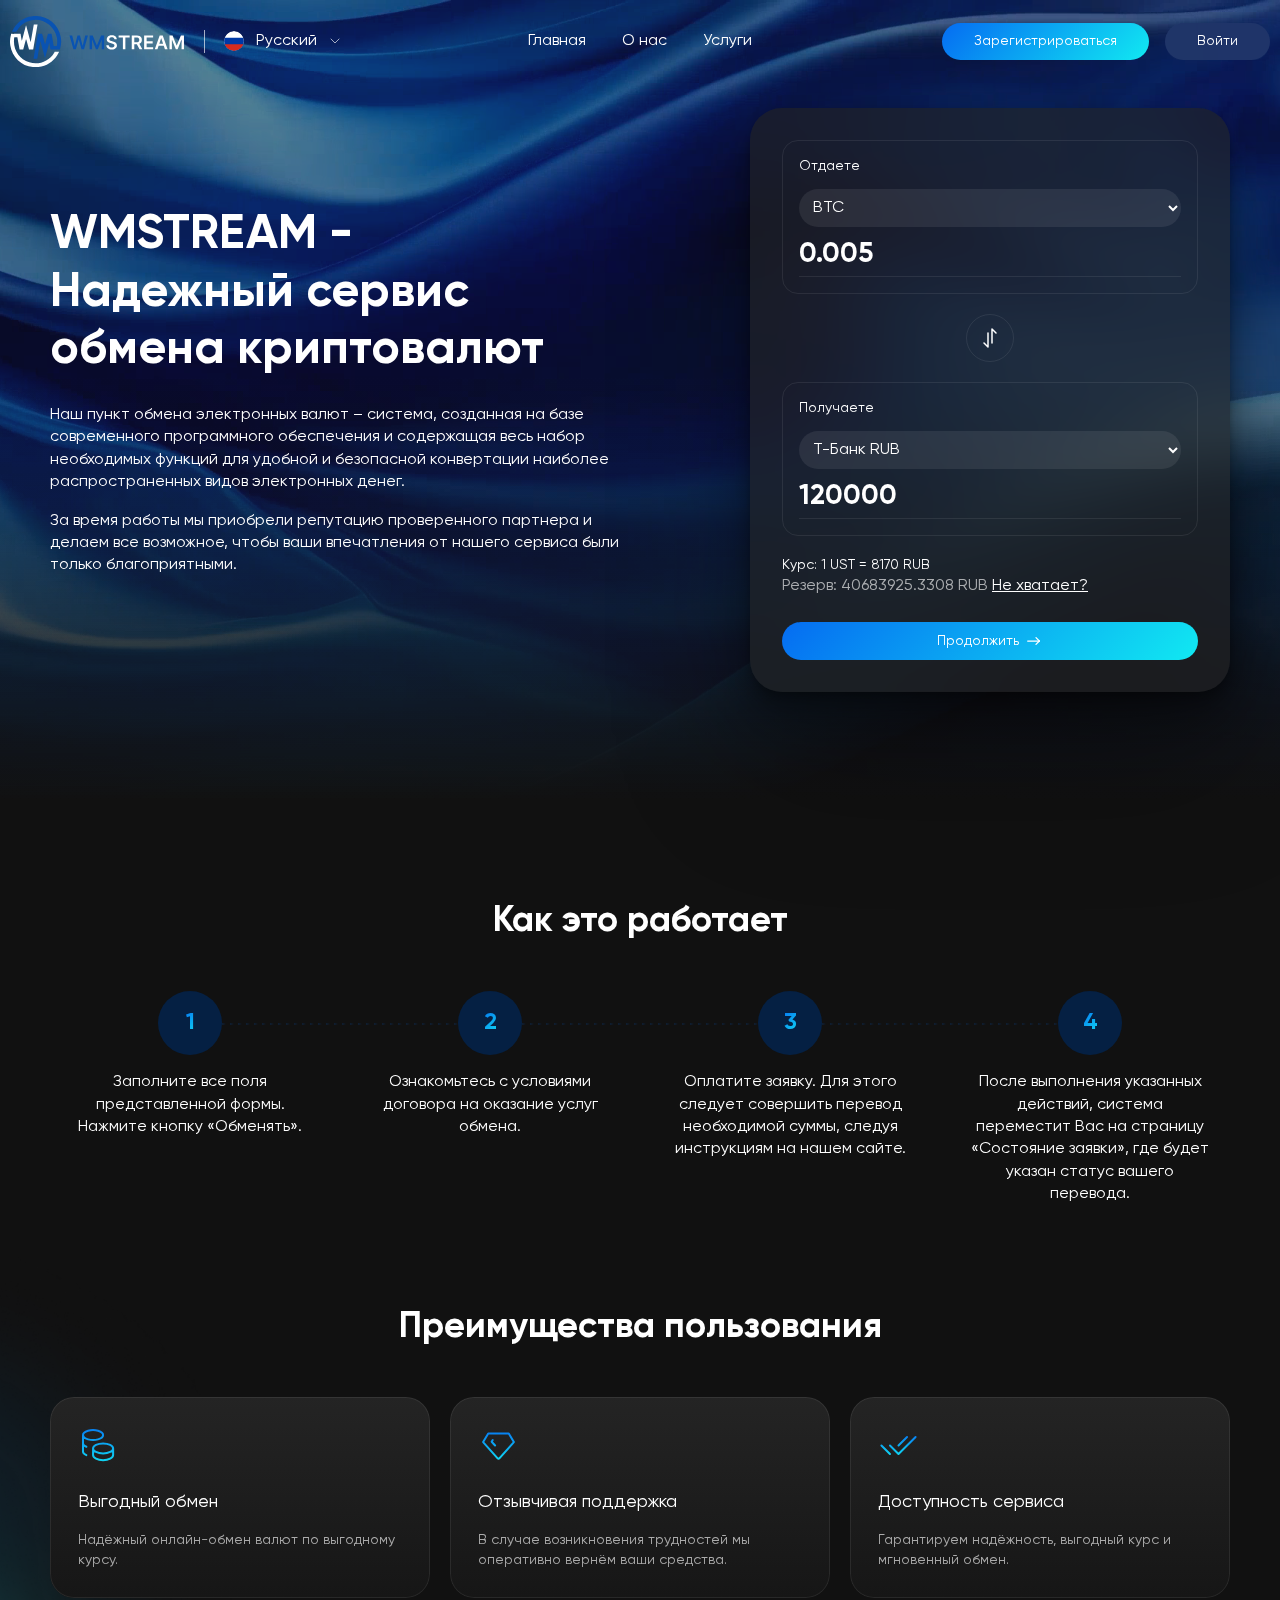
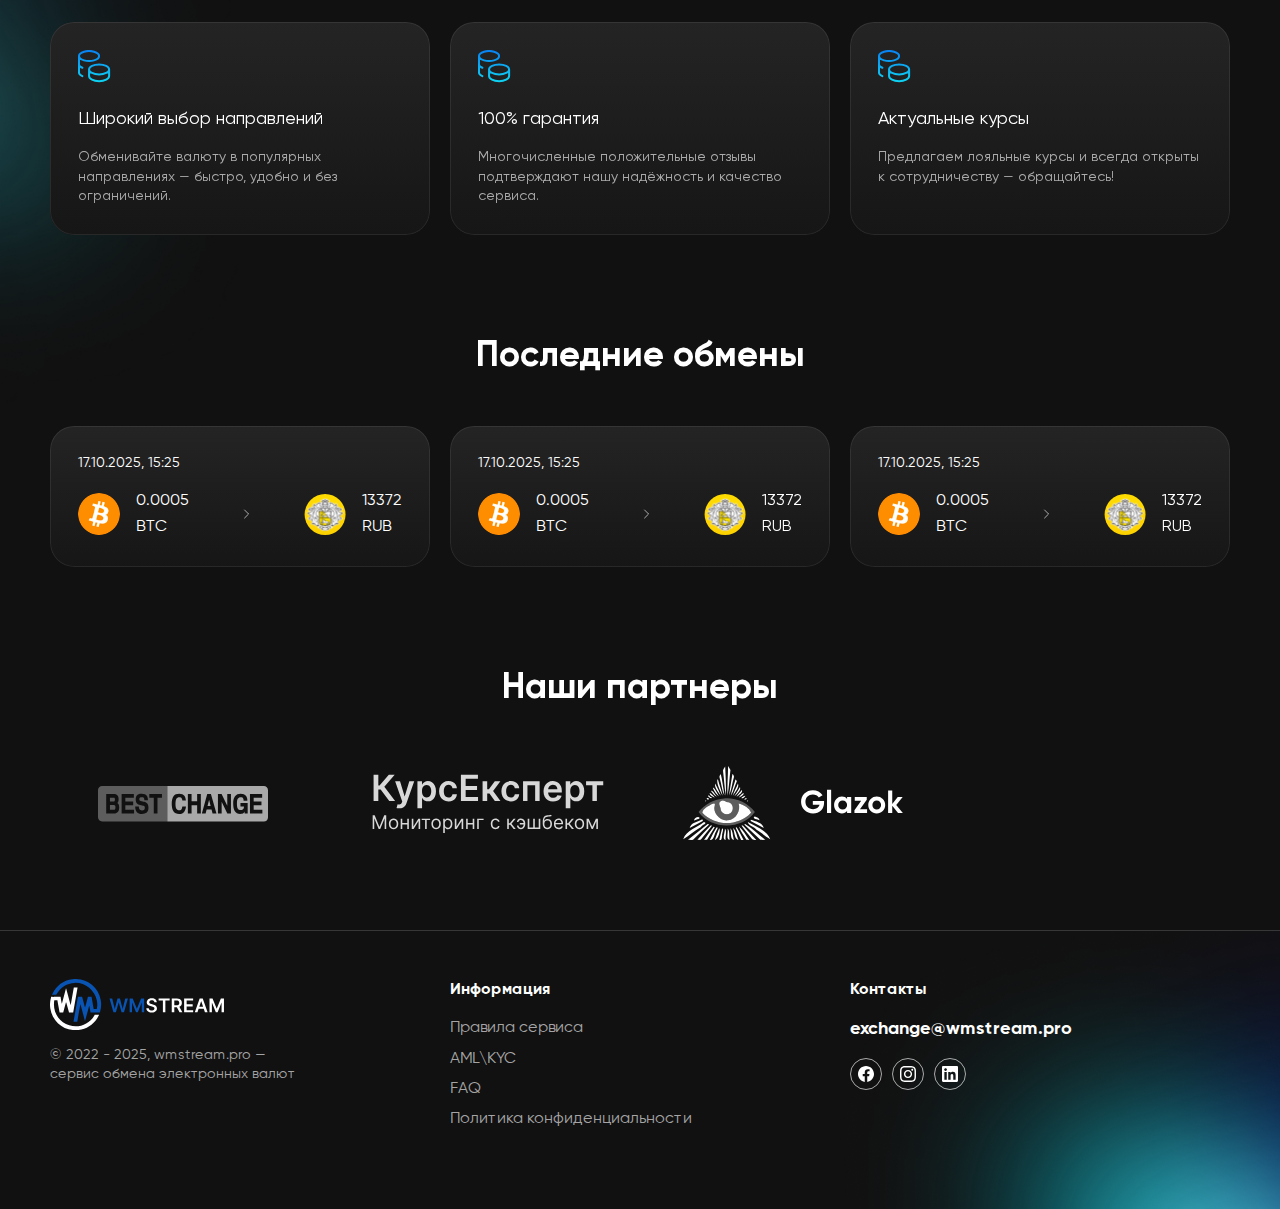
<file: index.html>
<!DOCTYPE html>
<html>

<head>

	<meta charset="utf-8">
	<!-- <base href="/"> -->

	<title>WMStream</title>

	<meta name="viewport"
		content="width=device-width, initial-scale=1.0, minimum-scale=1.0, maximum-scale=1.0, user-scalable=no">

	<link rel="icon" href="images/favicon.png">

	<link rel="stylesheet" href="libs/bootstrap/css/bootstrap-reboot.min.css">
	<link rel="stylesheet" href="libs/bootstrap/css/bootstrap-grid.min.css">

	<link rel="stylesheet" href="css/main.css">
	<link rel="stylesheet" href="css/media.css">

	<script src="libs/jquery/jquery-3.6.0.min.js" defer></script>

	<script src="js/common.js" defer></script>

</head>

<body>

	<div class="app">
		<header>
			<div class="container-fluid">
				<div class="row align-items-center">
					<div class="col-lg-3 col-6">
						<div class="d-flex align-items-center">
							<a href="/" class="logo">
								<svg width="174" height="51" viewBox="0 0 174 51" fill="none" xmlns="http://www.w3.org/2000/svg">
									<g clip-path="url(#clip0_4512_1014)">
										<path
											d="M27.2649 42.7852H23.5054C24.9864 34.4183 26.4294 26.1655 27.9105 17.8366C29.2016 17.8366 32.0877 17.8366 32.0877 17.8366C32.0877 17.8366 32.2016 18.293 32.2775 18.5973C33.113 21.4877 33.8725 24.378 34.632 27.2684C34.7079 27.5727 34.8218 27.8769 35.1256 28.1812C35.5054 26.8501 35.8472 25.4809 36.2269 24.1498C36.7206 22.3243 37.2142 20.5369 37.6699 18.7114C37.8218 18.0268 37.8978 17.8747 37.8978 17.8747C37.8978 17.8747 40.594 17.8366 41.5434 17.8366C42.2649 21.906 42.9864 25.8993 43.6699 29.8926H46.7839C47.4294 27.1163 47.3915 24.34 46.8598 21.5257C44.8851 11.2192 35.0117 3.42278 24.5307 3.87915C16.8978 4.25947 10.9737 7.98654 6.87248 14.7181C6.45476 15.4407 6.53071 15.2505 6.26488 15.6689C4.82185 15.6689 3.11298 15.6689 2.01172 15.6689C2.08767 15.3646 2.23957 15.0984 2.35349 14.9082C6.49273 6.42725 13.1383 1.36909 22.518 0.190117C36.075 -1.48326 48.2269 7.53016 50.7332 20.9552C51.4927 24.9485 51.2649 28.9038 50.0877 32.783C50.0117 33.0872 49.9358 33.2393 49.7839 33.4675C46.8978 33.5056 43.556 33.5056 40.556 33.5056C40.1383 31.2617 39.7586 29.0939 39.3408 26.8881C39.2269 26.8881 39.2269 26.8881 39.113 26.8881C37.7839 31.8322 36.4548 36.8143 35.1256 41.7584C34.9737 41.7584 35.0117 41.7584 34.8598 41.7584C33.4168 36.3959 31.9737 30.9955 30.5307 25.595C30.4168 25.595 30.4168 25.595 30.3029 25.595C29.2775 31.2997 28.2902 37.0425 27.2649 42.7852Z"
											fill="#0953B2" />
										<path
											d="M11.9625 24.5301C13.2916 19.548 14.6207 14.5279 15.9498 9.54575C16.0638 9.54575 16.0638 9.54575 16.1397 9.54575C17.5828 14.9462 19.0258 20.3847 20.5068 25.7851C20.6587 25.7851 20.6207 25.7851 20.7726 25.7851L23.8106 8.59497H27.5701C26.0891 16.9238 24.646 25.1766 23.203 33.5055C21.9119 33.5055 19.0638 33.5055 18.9878 33.5055C18.9878 33.4675 18.8739 33.0871 18.8359 32.8209C18.0384 29.9305 17.241 27.0402 16.4815 24.1498C16.4055 23.8455 16.2916 23.5413 15.9878 23.199C15.0764 26.6218 14.165 30.0066 13.2157 33.4675H9.57009C9.22832 31.5659 8.88655 29.6643 8.54478 27.8008C8.203 25.9373 7.86123 24.1117 7.55743 22.2482C7.44351 21.6017 7.40553 21.5637 7.36756 21.3735C6.53212 21.3735 4.29161 21.4115 4.21566 21.4115C4.21566 21.4496 4.13971 21.9059 4.02579 23.7695C3.22832 34.152 9.45617 43.2795 19.2916 46.3601C28.7093 49.3265 39.1144 45.2952 44.203 36.7001C44.5827 36.0536 44.6967 35.8634 44.6967 35.8254C44.7346 35.8254 47.8486 35.7493 49.1397 35.7493C48.4562 37.0424 47.9245 38.1833 47.241 39.2482C42.76 46.0178 36.5701 50.0871 28.4435 50.9619C14.5828 52.5592 2.24098 42.9753 0.266294 29.1319C-0.265351 25.595 0.000471477 22.0961 0.949839 18.6352C1.13971 17.9887 1.06376 18.2549 1.17769 17.8746C3.68402 17.9126 10.4435 17.8366 10.5574 17.8366C10.5574 17.8746 10.6334 18.1028 10.7093 18.7113C11.0131 20.6509 11.3929 22.5905 11.7346 24.5301C11.8486 24.5301 11.8106 24.5301 11.9625 24.5301Z"
											fill="white" />
										<path
											d="M63.4173 33.2772L59.5059 19.4338H62.2021L64.7084 29.6262H64.8223L67.4805 19.4338H69.9489L72.6071 29.6262H72.7211L75.2274 19.4338H77.9236L74.0122 33.2772H71.5438L68.7717 23.5793H68.6578L65.8856 33.3153H63.4173V33.2772Z"
											fill="#0953B2" />
										<path
											d="M79.6328 19.4338H82.7088L86.81 29.4741H86.9619L91.0632 19.4338H94.1391V33.2772H91.7467V23.7694H91.6328L87.7974 33.2392H86.0126L82.1771 23.7314H82.0252V33.2772H79.6328V19.4338Z"
											fill="#0953B2" />
										<path
											d="M104.391 23.237C104.315 22.6285 104.05 22.1722 103.594 21.8679C103.138 21.5256 102.531 21.3735 101.771 21.3735C101.239 21.3735 100.784 21.4496 100.442 21.6017C100.062 21.7538 99.7964 21.982 99.5686 22.2482C99.3787 22.5145 99.2648 22.8187 99.2648 23.161C99.2648 23.4652 99.3407 23.6934 99.4546 23.9216C99.5686 24.1498 99.7584 24.3019 99.9863 24.4541C100.214 24.6062 100.48 24.7203 100.746 24.8344C101.012 24.9485 101.315 25.0245 101.581 25.1006L102.872 25.4429C103.404 25.557 103.898 25.7471 104.391 25.9373C104.885 26.1274 105.303 26.3937 105.682 26.7359C106.062 27.0402 106.366 27.4205 106.594 27.8769C106.822 28.3332 106.936 28.8277 106.936 29.4362C106.936 30.2348 106.746 30.9574 106.328 31.5659C105.91 32.1744 105.303 32.6688 104.543 33.0111C103.746 33.3534 102.834 33.5435 101.695 33.5435C100.632 33.5435 99.6825 33.3914 98.885 33.0491C98.0875 32.7068 97.4799 32.2124 97.0243 31.6039C96.5686 30.9574 96.3407 30.1968 96.3027 29.246H98.7711C98.8091 29.7404 98.961 30.1207 99.2268 30.463C99.4926 30.8053 99.8344 31.0335 100.252 31.1856C100.67 31.3377 101.163 31.4138 101.657 31.4138C102.189 31.4138 102.682 31.3377 103.1 31.1856C103.518 31.0335 103.822 30.8053 104.088 30.501C104.315 30.1968 104.429 29.8545 104.429 29.4742C104.429 29.1319 104.315 28.8277 104.126 28.5614C103.936 28.3332 103.632 28.1431 103.252 27.9529C102.872 27.8008 102.455 27.6487 101.961 27.5346L100.404 27.1162C99.2648 26.812 98.3534 26.3937 97.7078 25.7852C97.0622 25.1766 96.7205 24.378 96.7205 23.3892C96.7205 22.5905 96.9483 21.8679 97.404 21.2594C97.8597 20.6509 98.4673 20.1565 99.2268 19.8142C99.9863 19.4719 100.86 19.3198 101.809 19.3198C102.796 19.3198 103.67 19.4719 104.391 19.8142C105.113 20.1565 105.72 20.6129 106.138 21.2214C106.556 21.8299 106.784 22.5145 106.784 23.3131H104.391V23.237Z"
											fill="white" />
										<path d="M108.607 21.5256V19.4338H119.658V21.5256H115.367V33.2772H112.899V21.5256H108.607Z"
											fill="white" />
										<path
											d="M121.746 33.2772V19.4338H126.949C128.012 19.4338 128.885 19.624 129.645 20.0043C130.366 20.3846 130.898 20.879 131.278 21.5636C131.657 22.2482 131.847 23.0088 131.847 23.8835C131.847 24.7582 131.657 25.5569 131.278 26.2034C130.898 26.8499 130.366 27.3444 129.607 27.7247C128.847 28.105 127.974 28.2571 126.911 28.2571H123.227V26.1654H126.569C127.176 26.1654 127.708 26.0893 128.088 25.8992C128.468 25.709 128.771 25.4808 128.961 25.1385C129.151 24.7963 129.265 24.3779 129.265 23.8835C129.265 23.3891 129.151 22.9708 128.961 22.6285C128.771 22.2862 128.468 22.02 128.088 21.8298C127.708 21.6397 127.176 21.5636 126.569 21.5636H124.29V33.3153H121.746V33.2772ZM128.923 27.0021L132.341 33.2772H129.531L126.189 27.0021H128.923Z"
											fill="white" />
										<path
											d="M134.127 33.2772V19.4338H143.127V21.5256H136.633V25.2907H142.671V27.3824H136.633V31.1855H143.165V33.2772H134.127Z"
											fill="white" />
										<path
											d="M147.455 33.2772H144.797L149.658 19.4338H152.734L157.594 33.2772H154.936L151.253 22.2862H151.139L147.455 33.2772ZM147.569 27.8388H154.86V29.8544H147.569V27.8388Z"
											fill="white" />
										<path
											d="M159.455 19.4338H162.531L166.632 29.4741H166.784L170.885 19.4338H173.961V33.2772H171.569V23.7694H171.455L167.62 33.2392H165.835L161.999 23.7314H161.885V33.2772H159.493V19.4338H159.455Z"
											fill="white" />
									</g>
									<defs>
										<clipPath id="clip0_4512_1014">
											<rect width="174" height="51" fill="white" />
										</clipPath>
									</defs>
								</svg>
							</a>
							<div class="lang_button d-none d-lg-flex align-items-center">
								<img src="images/ru.svg" alt="lang_icon">
								<div class="lang_button_current">
									<span>Русский</span>
								</div>
							</div>
						</div>
					</div>
					<div class="col-lg-6 d-none d-lg-block">
						<nav>
							<ul class="d-flex align-items-center justify-content-center">
								<li><a href="#">Главная</a></li>
								<li><a href="#">О нас</a></li>
								<li><a href="#">Услуги</a></li>
							</ul>
						</nav>
					</div>
					<div class="col-lg-3 col-6 d-flex justify-content-end align-items-center">
						<button class="menu_toggle d-lg-none d-flex align-items-center justify-content-center">
						</button>
						<div class="btn_group d-lg-flex d-none align-items-center justify-content-end">
							<a href="#" class="btn">Зарегистрироваться</a>
							<a href="#" class="btn btn_alt">Войти</a>
						</div>
					</div>
				</div>
			</div>
		</header>
		<aside>
			<div class="container">
				<div class="row">
					<div class="col-12">
						<div class="aside_wrap">
							<div class="lang_button d-flex d-lg-none align-items-center mb-3">
								<img src="images/ru.svg" alt="lang_icon">
								<div class="lang_button_current">
									<span>Русский</span>
								</div>
							</div>
							<ul class="mb-4">
								<li><a href="#">Главная</a></li>
								<li><a href="#">О нас</a></li>
								<li><a href="#">Услуги</a></li>
							</ul>
							<div class="btn_group mb-4 d-flex align-items-center justify-content-between">
								<a href="#" class="btn">Зарегистрироваться</a>
								<a href="#" class="btn btn_alt">Войти</a>
							</div>
							<a href="#" class="bold md_text mb-3 d-block">exchange@wmstream.pro</a>
							<div class="social d-flex align-items-center">
								<a href="" class="d-flex align-items-center justify-content-center">
									<svg width="16" height="16" viewBox="0 0 16 16" fill="none" xmlns="http://www.w3.org/2000/svg">
										<g clip-path="url(#clip0_4512_1007)">
											<path d="M16 8C16 3.58172 12.4183 0 8 0C3.58172 0 0 3.58172 0 8C0 11.993 2.92547 15.3027 6.75 15.9028V10.3125H4.71875V8H6.75V6.2375C6.75 4.2325 7.94438 3.125 9.77172 3.125C10.6467 3.125 11.5625 3.28125 11.5625 3.28125V5.25H10.5538C9.56 5.25 9.25 5.86672 9.25 6.5V8H11.4688L11.1141 10.3125H9.25V15.9028C13.0745 15.3027 16 11.993 16 8Z" fill="white" />
										</g>
										<defs>
											<clipPath id="clip0_4512_1007">
												<rect width="16" height="16" fill="white" />
											</clipPath>
										</defs>
									</svg>
								</a>
								<a href="" class="d-flex align-items-center justify-content-center">
									<svg width="16" height="16" viewBox="0 0 16 16" fill="none" xmlns="http://www.w3.org/2000/svg">
										<g clip-path="url(#clip0_4512_1010)">
											<path d="M8 1.44062C10.1375 1.44062 10.3906 1.45 11.2313 1.4875C12.0125 1.52187 12.4344 1.65313 12.7156 1.7625C13.0875 1.90625 13.3563 2.08125 13.6344 2.35938C13.9156 2.64062 14.0875 2.90625 14.2313 3.27813C14.3406 3.55938 14.4719 3.98438 14.5063 4.7625C14.5438 5.60625 14.5531 5.85938 14.5531 7.99375C14.5531 10.1313 14.5438 10.3844 14.5063 11.225C14.4719 12.0063 14.3406 12.4281 14.2313 12.7094C14.0875 13.0813 13.9125 13.35 13.6344 13.6281C13.3531 13.9094 13.0875 14.0813 12.7156 14.225C12.4344 14.3344 12.0094 14.4656 11.2313 14.5C10.3875 14.5375 10.1344 14.5469 8 14.5469C5.8625 14.5469 5.60938 14.5375 4.76875 14.5C3.9875 14.4656 3.56563 14.3344 3.28438 14.225C2.9125 14.0813 2.64375 13.9063 2.36563 13.6281C2.08438 13.3469 1.9125 13.0813 1.76875 12.7094C1.65938 12.4281 1.52813 12.0031 1.49375 11.225C1.45625 10.3813 1.44688 10.1281 1.44688 7.99375C1.44688 5.85625 1.45625 5.60313 1.49375 4.7625C1.52813 3.98125 1.65938 3.55938 1.76875 3.27813C1.9125 2.90625 2.0875 2.6375 2.36563 2.35938C2.64688 2.07812 2.9125 1.90625 3.28438 1.7625C3.56563 1.65313 3.99063 1.52187 4.76875 1.4875C5.60938 1.45 5.8625 1.44062 8 1.44062ZM8 0C5.82813 0 5.55625 0.009375 4.70313 0.046875C3.85313 0.084375 3.26875 0.221875 2.7625 0.41875C2.23438 0.625 1.7875 0.896875 1.34375 1.34375C0.896875 1.7875 0.625 2.23438 0.41875 2.75938C0.221875 3.26875 0.084375 3.85 0.046875 4.7C0.009375 5.55625 0 5.82812 0 8C0 10.1719 0.009375 10.4438 0.046875 11.2969C0.084375 12.1469 0.221875 12.7313 0.41875 13.2375C0.625 13.7656 0.896875 14.2125 1.34375 14.6562C1.7875 15.1 2.23438 15.375 2.75938 15.5781C3.26875 15.775 3.85 15.9125 4.7 15.95C5.55313 15.9875 5.825 15.9969 7.99688 15.9969C10.1688 15.9969 10.4406 15.9875 11.2938 15.95C12.1438 15.9125 12.7281 15.775 13.2344 15.5781C13.7594 15.375 14.2063 15.1 14.65 14.6562C15.0938 14.2125 15.3688 13.7656 15.5719 13.2406C15.7688 12.7313 15.9063 12.15 15.9438 11.3C15.9813 10.4469 15.9906 10.175 15.9906 8.00313C15.9906 5.83125 15.9813 5.55938 15.9438 4.70625C15.9063 3.85625 15.7688 3.27188 15.5719 2.76562C15.375 2.23438 15.1031 1.7875 14.6563 1.34375C14.2125 0.9 13.7656 0.625 13.2406 0.421875C12.7313 0.225 12.15 0.0875 11.3 0.05C10.4438 0.009375 10.1719 0 8 0Z" fill="white" />
											<path d="M8 3.89062C5.73125 3.89062 3.89062 5.73125 3.89062 8C3.89062 10.2688 5.73125 12.1094 8 12.1094C10.2688 12.1094 12.1094 10.2688 12.1094 8C12.1094 5.73125 10.2688 3.89062 8 3.89062ZM8 10.6656C6.52813 10.6656 5.33437 9.47188 5.33437 8C5.33437 6.52813 6.52813 5.33437 8 5.33437C9.47188 5.33437 10.6656 6.52813 10.6656 8C10.6656 9.47188 9.47188 10.6656 8 10.6656Z" fill="white" />
											<path d="M13.2312 3.72793C13.2312 4.25918 12.8 4.68731 12.2719 4.68731C11.7406 4.68731 11.3125 4.25606 11.3125 3.72793C11.3125 3.19668 11.7438 2.76855 12.2719 2.76855C12.8 2.76855 13.2312 3.19981 13.2312 3.72793Z" fill="white" />
										</g>
										<defs>
											<clipPath id="clip0_4512_1010">
												<rect width="16" height="16" fill="white" />
											</clipPath>
										</defs>
									</svg>
								</a>
								<a href="" class="d-flex align-items-center justify-content-center">
									<svg width="16" height="16" viewBox="0 0 16 16" fill="none" xmlns="http://www.w3.org/2000/svg">
										<g clip-path="url(#clip0_4512_1013)">
											<path d="M14.8156 0H1.18125C0.528125 0 0 0.515625 0 1.15313V14.8438C0 15.4813 0.528125 16 1.18125 16H14.8156C15.4688 16 16 15.4813 16 14.8469V1.15313C16 0.515625 15.4688 0 14.8156 0ZM4.74687 13.6344H2.37188V5.99687H4.74687V13.6344ZM3.55938 4.95625C2.79688 4.95625 2.18125 4.34062 2.18125 3.58125C2.18125 2.82188 2.79688 2.20625 3.55938 2.20625C4.31875 2.20625 4.93437 2.82188 4.93437 3.58125C4.93437 4.3375 4.31875 4.95625 3.55938 4.95625ZM13.6344 13.6344H11.2625V9.92188C11.2625 9.0375 11.2469 7.89687 10.0281 7.89687C8.79375 7.89687 8.60625 8.8625 8.60625 9.85938V13.6344H6.2375V5.99687H8.5125V7.04063H8.54375C8.85938 6.44063 9.63438 5.80625 10.7875 5.80625C13.1906 5.80625 13.6344 7.3875 13.6344 9.44375V13.6344Z" fill="white" />
										</g>
										<defs>
											<clipPath id="clip0_4512_1013">
												<rect width="16" height="16" fill="white" />
											</clipPath>
										</defs>
									</svg>
								</a>
							</div>
						</div>
					</div>
				</div>
			</div>
		</aside>
		<div class="aside_overlay"></div>
		<main>
			<div class="first_screen first_screen_home d-flex align-items-center">
				<div class="video_wrap">
					<video muted loop playsinline preload="true" autoplay="autoplay">
						<source src="video/video_resized.mp4" type="video/mp4" media="all and (max-width: 580px)">
						<source src="video/video.mp4" type="video/mp4">
					</video>
				</div>
				<div class="container">
					<div class="row gy-4 align-items-center">
						<div class="col-lg-6">
							<h1 class="mb-lg-4 mb-3">WMSTREAM - <br> Надежный сервис обмена криптовалют</h1>
							<p>Наш пункт обмена электронных валют – система, созданная на базе современного программного обеспечения и
								содержащая весь набор необходимых функций для удобной и безопасной конвертации наиболее распространенных
								видов электронных денег. </p>
							<p>За время работы мы приобрели репутацию проверенного партнера и делаем все возможное, чтобы ваши
								впечатления от нашего сервиса были только благоприятными.</p>
						</div>
						<div class="col-lg-5 offset-lg-1">
							<div class="exchange_wrap">
								<div class="exchange_group">
									<div class="sm_text">Отдаете</div>
									<select name="" id="">
										<option value="btc">BTC</option>
									</select>
									<input type="text" value="0.005">
								</div>
								<div class="exchange_swap">
									<svg width="24" height="24" viewBox="0 0 24 24" fill="none" xmlns="http://www.w3.org/2000/svg">
										<g clip-path="url(#clip0_4512_786)">
											<path d="M14 17L14 3L18 7" stroke="white" stroke-width="1.5" stroke-linecap="round"
												stroke-linejoin="round" />
											<path d="M10 7L10 21L6 17" stroke="white" stroke-width="1.5" stroke-linecap="round"
												stroke-linejoin="round" />
										</g>
										<defs>
											<clipPath id="clip0_4512_786">
												<rect width="24" height="24" fill="white" transform="translate(24) rotate(90)" />
											</clipPath>
										</defs>
									</svg>
								</div>
								<div class="exchange_group">
									<div class="sm_text">Получаете</div>
									<select name="" id="">
										<option value="btc">Т-Банк RUB</option>
									</select>
									<input type="text" value="120000">
								</div>
								<div class="sm_text">Курс: 1 UST = 8170 RUB</div>
								<div class="ls_text light">Резерв: 40683925.3308 RUB <a href="#">Не хватает?</a></div>
								<button class="btn">
									Продолжить
									<svg width="21" height="20" viewBox="0 0 21 20" fill="none" xmlns="http://www.w3.org/2000/svg">
										<path d="M4.66602 10H16.3327" stroke="white" stroke-width="1.25" stroke-linecap="round"
											stroke-linejoin="round" />
										<path d="M13 13.3333L16.3333 10" stroke="white" stroke-width="1.25" stroke-linecap="round"
											stroke-linejoin="round" />
										<path d="M13 6.66675L16.3333 10.0001" stroke="white" stroke-width="1.25" stroke-linecap="round"
											stroke-linejoin="round" />
									</svg>
								</button>
							</div>
						</div>
					</div>
				</div>
			</div>
			<section>
				<div class="container">
					<div class="row justify-content-lg-center">
						<div class="col-auto">
							<h2 class="mb-lg-5 mb-4">Как это работает</h2>
						</div>
					</div>
					<div class="row gy-4">
						<div class="col-lg-3 steps_item">
							<div class="text_center d-flex flex-sm-column flex-row align-items-sm-center disable_before">
								<div class="medium xxl_text d-flex align-items-center justify-content-center mb-md-3"><span>1</span></div>
								<div>Заполните все поля представленной формы.
									Нажмите кнопку «Обменять».</div>
							</div>
						</div>
						<div class="col-lg-3 steps_item">
							<div class="text_center d-flex flex-sm-column flex-row align-items-sm-center">
								<div class="medium xxl_text d-flex align-items-center justify-content-center mb-md-3"><span>2</span></div>
								<div>Ознакомьтесь с условиями договора на оказание услуг обмена.</div>
							</div>
						</div>
						<div class="col-lg-3 steps_item">
							<div class="text_center d-flex flex-sm-column flex-row align-items-sm-center">
								<div class="medium xxl_text d-flex align-items-center justify-content-center mb-md-3"><span>3</span></div>
								<div>Оплатите заявку. Для этого следует совершить перевод необходимой суммы, следуя инструкциям на нашем
									сайте.</div>
							</div>
						</div>
						<div class="col-lg-3 steps_item">
							<div class="text_center d-flex flex-sm-column flex-row align-items-sm-center disable_after">
								<div class="medium xxl_text d-flex align-items-center justify-content-center mb-md-3"><span>4</span></div>
								<div>После выполнения указанных действий, система переместит Вас на страницу «Состояние заявки», где
									будет указан статус вашего перевода.</div>
							</div>
						</div>
					</div>
				</div>
			</section>
			<div class="light_layer"></div>
			<section>
				<div class="container">
					<div class="row justify-content-lg-center">
						<div class="col-auto">
							<h2 class="mb-lg-5 mb-4">Преимущества пользования</h2>
						</div>
					</div>
					<div class="row gy-sm-4 gy-3">
						<div class="col-lg-4">
							<div class="card_item d-flex flex-column">
								<svg width="41" height="41" viewBox="0 0 41 41" fill="none" xmlns="http://www.w3.org/2000/svg">
									<path
										d="M15.054 23.4182C15.054 26.19 19.547 28.4365 25.0905 28.4365C30.634 28.4365 35.127 26.19 35.127 23.4182M15.054 23.4182C15.054 20.6465 19.547 18.4 25.0905 18.4C30.634 18.4 35.127 20.6465 35.127 23.4182M15.054 23.4182V30.1092C15.054 32.8793 19.547 35.1274 25.0905 35.1274C30.634 35.1274 35.127 32.8793 35.127 30.1092V23.4182M5.01758 10.0363C5.01758 11.8295 6.9312 13.4855 10.0358 14.3821C13.1404 15.2787 16.9677 15.2787 20.0723 14.3821C23.1769 13.4855 25.0905 11.8295 25.0905 10.0363C25.0905 8.24312 23.1769 6.5871 20.0723 5.69051C16.9677 4.79392 13.1404 4.79392 10.0358 5.69051C6.9312 6.5871 5.01758 8.24312 5.01758 10.0363ZM5.01758 10.0363V26.7637C5.01758 28.2491 6.30894 29.1892 8.36306 30.1092M5.01758 18.4C5.01758 19.8854 6.30894 20.8255 8.36306 21.7455"
										stroke="url(#paint0_linear_4512_1156)" stroke-width="2" stroke-linecap="round"
										stroke-linejoin="round" />
									<defs>
										<linearGradient id="paint0_linear_4512_1156" x1="20.0723" y1="5.01807" x2="20.0723" y2="35.1274"
											gradientUnits="userSpaceOnUse">
											<stop stop-color="#0884F2" />
											<stop offset="1" stop-color="#0FD2F2" />
										</linearGradient>
									</defs>
								</svg>
								<div class="md_text mt-sm-4 mt-3">Выгодный обмен</div>
								<div class="sm_text light  mt-sm-3 mt-2">Надёжный онлайн-обмен валют по выгодному курсу.</div>
							</div>
						</div>
						<div class="col-lg-4">
							<div class="card_item d-flex flex-column">
								<svg width="41" height="41" viewBox="0 0 41 41" fill="none" xmlns="http://www.w3.org/2000/svg">
									<path
										d="M17.0833 20.4995L13.6667 16.7412L14.6917 15.0328M10.25 8.5415H30.75L35.875 17.0832L21.3542 33.3123C21.2428 33.426 21.1099 33.5163 20.9633 33.5779C20.8166 33.6395 20.6591 33.6713 20.5 33.6713C20.3409 33.6713 20.1834 33.6395 20.0367 33.5779C19.8901 33.5163 19.7572 33.426 19.6458 33.3123L5.125 17.0832L10.25 8.5415Z"
										stroke="url(#paint0_linear_4512_1235)" stroke-width="2" stroke-linecap="round"
										stroke-linejoin="round" />
									<defs>
										<linearGradient id="paint0_linear_4512_1235" x1="20.5" y1="8.5415" x2="20.5" y2="33.6713"
											gradientUnits="userSpaceOnUse">
											<stop stop-color="#0884F2" />
											<stop offset="1" stop-color="#0FD2F2" />
										</linearGradient>
									</defs>
								</svg>
								<div class="md_text  mt-sm-4 mt-3">Отзывчивая поддержка</div>
								<div class="sm_text light  mt-sm-3 mt-2">В случае возникновения трудностей мы оперативно вернём ваши средства.</div>
							</div>
						</div>
						<div class="col-lg-4">
							<div class="card_item d-flex flex-column">
								<svg width="41" height="41" viewBox="0 0 41 41" fill="none" xmlns="http://www.w3.org/2000/svg">
									<path d="M11.959 20.5002L20.5007 29.0418L37.584 11.9585" stroke="url(#paint0_linear_4512_1240)"
										stroke-width="2" stroke-linecap="round" stroke-linejoin="round" />
									<path d="M3.41602 20.5002L11.9577 29.0418M20.4993 20.5002L29.041 11.9585"
										stroke="url(#paint1_linear_4512_1240)" stroke-width="2" stroke-linecap="round"
										stroke-linejoin="round" />
									<defs>
										<linearGradient id="paint0_linear_4512_1240" x1="24.7715" y1="11.9585" x2="24.7715" y2="29.0418"
											gradientUnits="userSpaceOnUse">
											<stop stop-color="#0884F2" />
											<stop offset="1" stop-color="#0FD2F2" />
										</linearGradient>
										<linearGradient id="paint1_linear_4512_1240" x1="16.2285" y1="11.9585" x2="16.2285" y2="29.0418"
											gradientUnits="userSpaceOnUse">
											<stop stop-color="#0884F2" />
											<stop offset="1" stop-color="#0FD2F2" />
										</linearGradient>
									</defs>
								</svg>
								<div class="md_text  mt-sm-4 mt-3">Доступность сервиса</div>
								<div class="sm_text light  mt-sm-3 mt-2">Гарантируем надёжность, выгодный курс и мгновенный обмен.</div>
							</div>
						</div>
						<div class="col-lg-4">
							<div class="card_item d-flex flex-column">
								<svg width="33" height="33" viewBox="0 0 33 33" fill="none" xmlns="http://www.w3.org/2000/svg">
									<path
										d="M11.054 19.4182C11.054 22.19 15.547 24.4365 21.0905 24.4365C26.634 24.4365 31.127 22.19 31.127 19.4182M11.054 19.4182C11.054 16.6465 15.547 14.4 21.0905 14.4C26.634 14.4 31.127 16.6465 31.127 19.4182M11.054 19.4182V26.1092C11.054 28.8793 15.547 31.1274 21.0905 31.1274C26.634 31.1274 31.127 28.8793 31.127 26.1092V19.4182M1.01758 6.0363C1.01758 7.82948 2.9312 9.48549 6.03581 10.3821C9.14042 11.2787 12.9677 11.2787 16.0723 10.3821C19.1769 9.48549 21.0905 7.82948 21.0905 6.0363C21.0905 4.24312 19.1769 2.5871 16.0723 1.69051C12.9677 0.793919 9.14042 0.793919 6.03581 1.69051C2.9312 2.5871 1.01758 4.24312 1.01758 6.0363ZM1.01758 6.0363V22.7637C1.01758 24.2491 2.30894 25.1892 4.36306 26.1092M1.01758 14.4C1.01758 15.8854 2.30894 16.8255 4.36306 17.7455"
										stroke="url(#paint0_linear_4512_1157)" stroke-width="2" stroke-linecap="round"
										stroke-linejoin="round" />
									<defs>
										<linearGradient id="paint0_linear_4512_1157" x1="16.0723" y1="1.01807" x2="16.0723" y2="31.1274"
											gradientUnits="userSpaceOnUse">
											<stop stop-color="#0884F2" />
											<stop offset="1" stop-color="#0FD2F2" />
										</linearGradient>
									</defs>
								</svg>
								<div class="md_text  mt-sm-4 mt-3">Широкий выбор направлений</div>
								<div class="sm_text light  mt-sm-3 mt-2">Обменивайте валюту в популярных направлениях — быстро, удобно и без
									ограничений.</div>
							</div>
						</div>
						<div class="col-lg-4">
							<div class="card_item d-flex flex-column">
								<svg width="33" height="33" viewBox="0 0 33 33" fill="none" xmlns="http://www.w3.org/2000/svg">
									<path
										d="M11.054 19.4182C11.054 22.19 15.547 24.4365 21.0905 24.4365C26.634 24.4365 31.127 22.19 31.127 19.4182M11.054 19.4182C11.054 16.6465 15.547 14.4 21.0905 14.4C26.634 14.4 31.127 16.6465 31.127 19.4182M11.054 19.4182V26.1092C11.054 28.8793 15.547 31.1274 21.0905 31.1274C26.634 31.1274 31.127 28.8793 31.127 26.1092V19.4182M1.01758 6.0363C1.01758 7.82948 2.9312 9.48549 6.03581 10.3821C9.14042 11.2787 12.9677 11.2787 16.0723 10.3821C19.1769 9.48549 21.0905 7.82948 21.0905 6.0363C21.0905 4.24312 19.1769 2.5871 16.0723 1.69051C12.9677 0.793919 9.14042 0.793919 6.03581 1.69051C2.9312 2.5871 1.01758 4.24312 1.01758 6.0363ZM1.01758 6.0363V22.7637C1.01758 24.2491 2.30894 25.1892 4.36306 26.1092M1.01758 14.4C1.01758 15.8854 2.30894 16.8255 4.36306 17.7455"
										stroke="url(#paint0_linear_4512_1157)" stroke-width="2" stroke-linecap="round"
										stroke-linejoin="round" />
									<defs>
										<linearGradient id="paint0_linear_4512_1157" x1="16.0723" y1="1.01807" x2="16.0723" y2="31.1274"
											gradientUnits="userSpaceOnUse">
											<stop stop-color="#0884F2" />
											<stop offset="1" stop-color="#0FD2F2" />
										</linearGradient>
									</defs>
								</svg>
								<div class="md_text  mt-sm-4 mt-3">100% гарантия</div>
								<div class="sm_text light  mt-sm-3 mt-2">Многочисленные положительные отзывы подтверждают нашу надёжность и качество
									сервиса.</div>
							</div>
						</div>
						<div class="col-lg-4">
							<div class="card_item d-flex flex-column">
								<svg width="33" height="33" viewBox="0 0 33 33" fill="none" xmlns="http://www.w3.org/2000/svg">
									<path
										d="M11.054 19.4182C11.054 22.19 15.547 24.4365 21.0905 24.4365C26.634 24.4365 31.127 22.19 31.127 19.4182M11.054 19.4182C11.054 16.6465 15.547 14.4 21.0905 14.4C26.634 14.4 31.127 16.6465 31.127 19.4182M11.054 19.4182V26.1092C11.054 28.8793 15.547 31.1274 21.0905 31.1274C26.634 31.1274 31.127 28.8793 31.127 26.1092V19.4182M1.01758 6.0363C1.01758 7.82948 2.9312 9.48549 6.03581 10.3821C9.14042 11.2787 12.9677 11.2787 16.0723 10.3821C19.1769 9.48549 21.0905 7.82948 21.0905 6.0363C21.0905 4.24312 19.1769 2.5871 16.0723 1.69051C12.9677 0.793919 9.14042 0.793919 6.03581 1.69051C2.9312 2.5871 1.01758 4.24312 1.01758 6.0363ZM1.01758 6.0363V22.7637C1.01758 24.2491 2.30894 25.1892 4.36306 26.1092M1.01758 14.4C1.01758 15.8854 2.30894 16.8255 4.36306 17.7455"
										stroke="url(#paint0_linear_4512_1157)" stroke-width="2" stroke-linecap="round"
										stroke-linejoin="round" />
									<defs>
										<linearGradient id="paint0_linear_4512_1157" x1="16.0723" y1="1.01807" x2="16.0723" y2="31.1274"
											gradientUnits="userSpaceOnUse">
											<stop stop-color="#0884F2" />
											<stop offset="1" stop-color="#0FD2F2" />
										</linearGradient>
									</defs>
								</svg>
								<div class="md_text  mt-sm-4 mt-3">Актуальные курсы</div>
								<div class="sm_text light  mt-sm-3 mt-2">Предлагаем лояльные курсы и всегда открыты к сотрудничеству — обращайтесь!
								</div>
							</div>
						</div>
					</div>
				</div>
			</section>
			<section>
				<div class="container">
					<div class="row justify-content-lg-center">
						<div class="col-auto">
							<h2 class="mb-lg-5 mb-4">Последние обмены</h2>
						</div>
					</div>
					<div class="row gy-4">
						<div class="col-lg-4">
							<div class="card_item card_item_small">
								<div class="sm_text mb-3">17.10.2025, 15:25</div>
								<div class="last_exchange_wrapper d-flex align-items-center justify-content-between">
									<div class="last_exchange_item d-flex align-items-center">
										<img src="images/btc.svg" alt="">
										<div>
											<div class="mb-1">0.0005</div>
											<div>BTC</div>
										</div>
									</div>
									<svg width="17" height="16" viewBox="0 0 17 16" fill="none" xmlns="http://www.w3.org/2000/svg">
										<g clip-path="url(#clip0_4512_1098)">
											<path d="M6.58008 4L10.5801 8L6.58008 12" stroke="white" stroke-opacity="0.64"
												stroke-linecap="round" stroke-linejoin="round" />
										</g>
										<defs>
											<clipPath id="clip0_4512_1098">
												<rect width="16" height="16" fill="white" transform="matrix(0 1 -1 0 16.5801 0)" />
											</clipPath>
										</defs>
									</svg>
									<div class="last_exchange_item d-flex align-items-center">
										<img src="images/tnk.svg" alt="">
										<div>
											<div class="mb-1">13372</div>
											<div>RUB</div>
										</div>
									</div>
								</div>
							</div>
						</div>
						<div class="col-lg-4">
							<div class="card_item card_item_small">
								<div class="sm_text mb-3">17.10.2025, 15:25</div>
								<div class="last_exchange_wrapper d-flex align-items-center justify-content-between">
									<div class="last_exchange_item d-flex align-items-center">
										<img src="images/btc.svg" alt="">
										<div>
											<div class="mb-1">0.0005</div>
											<div>BTC</div>
										</div>
									</div>
									<svg width="17" height="16" viewBox="0 0 17 16" fill="none" xmlns="http://www.w3.org/2000/svg">
										<g clip-path="url(#clip0_4512_1098)">
											<path d="M6.58008 4L10.5801 8L6.58008 12" stroke="white" stroke-opacity="0.64"
												stroke-linecap="round" stroke-linejoin="round" />
										</g>
										<defs>
											<clipPath id="clip0_4512_1098">
												<rect width="16" height="16" fill="white" transform="matrix(0 1 -1 0 16.5801 0)" />
											</clipPath>
										</defs>
									</svg>
									<div class="last_exchange_item d-flex align-items-center">
										<img src="images/tnk.svg" alt="">
										<div>
											<div class="mb-1">13372</div>
											<div>RUB</div>
										</div>
									</div>
								</div>
							</div>
						</div>
						<div class="col-lg-4">
							<div class="card_item card_item_small">
								<div class="sm_text mb-3">17.10.2025, 15:25</div>
								<div class="last_exchange_wrapper d-flex align-items-center justify-content-between">
									<div class="last_exchange_item d-flex align-items-center">
										<img src="images/btc.svg" alt="">
										<div>
											<div class="mb-1">0.0005</div>
											<div>BTC</div>
										</div>
									</div>
									<svg width="17" height="16" viewBox="0 0 17 16" fill="none" xmlns="http://www.w3.org/2000/svg">
										<g clip-path="url(#clip0_4512_1098)">
											<path d="M6.58008 4L10.5801 8L6.58008 12" stroke="white" stroke-opacity="0.64"
												stroke-linecap="round" stroke-linejoin="round" />
										</g>
										<defs>
											<clipPath id="clip0_4512_1098">
												<rect width="16" height="16" fill="white" transform="matrix(0 1 -1 0 16.5801 0)" />
											</clipPath>
										</defs>
									</svg>
									<div class="last_exchange_item d-flex align-items-center">
										<img src="images/tnk.svg" alt="">
										<div>
											<div class="mb-1">13372</div>
											<div>RUB</div>
										</div>
									</div>
								</div>
							</div>
						</div>
					</div>
				</div>
			</section>
			<section>
				<div class="container">
					<div class="row justify-content-lg-center">
						<div class="col-auto">
							<h2 class="mb-lg-5 mb-4">Наши партнеры</h2>
						</div>
					</div>
					<div class="row">
						<div class="col-12">
							<div class="d-grid columns-4">
								<a href="" class="partner_item d-flex justify-content-center align-items-center">
									<img src="images/bestchange.svg" alt="">
								</a>
								<a href="" class="partner_item d-flex justify-content-center align-items-center">
									<img src="images/kurs.svg" alt="">
								</a>
								<a href="" class="partner_item d-flex justify-content-center align-items-center">
									<img src="images/glazok.svg" alt="">
								</a>
							</div>
						</div>
					</div>
				</div>
			</section>
		</main>
		<footer>
			<div class="container">
				<div class="row gy-4">
					<div class="col-sm">
						<a href="/" class="logo">
							<svg width="174" height="51" viewBox="0 0 174 51" fill="none" xmlns="http://www.w3.org/2000/svg">
								<g clip-path="url(#clip0_4512_1014)">
									<path
										d="M27.2649 42.7852H23.5054C24.9864 34.4183 26.4294 26.1655 27.9105 17.8366C29.2016 17.8366 32.0877 17.8366 32.0877 17.8366C32.0877 17.8366 32.2016 18.293 32.2775 18.5973C33.113 21.4877 33.8725 24.378 34.632 27.2684C34.7079 27.5727 34.8218 27.8769 35.1256 28.1812C35.5054 26.8501 35.8472 25.4809 36.2269 24.1498C36.7206 22.3243 37.2142 20.5369 37.6699 18.7114C37.8218 18.0268 37.8978 17.8747 37.8978 17.8747C37.8978 17.8747 40.594 17.8366 41.5434 17.8366C42.2649 21.906 42.9864 25.8993 43.6699 29.8926H46.7839C47.4294 27.1163 47.3915 24.34 46.8598 21.5257C44.8851 11.2192 35.0117 3.42278 24.5307 3.87915C16.8978 4.25947 10.9737 7.98654 6.87248 14.7181C6.45476 15.4407 6.53071 15.2505 6.26488 15.6689C4.82185 15.6689 3.11298 15.6689 2.01172 15.6689C2.08767 15.3646 2.23957 15.0984 2.35349 14.9082C6.49273 6.42725 13.1383 1.36909 22.518 0.190117C36.075 -1.48326 48.2269 7.53016 50.7332 20.9552C51.4927 24.9485 51.2649 28.9038 50.0877 32.783C50.0117 33.0872 49.9358 33.2393 49.7839 33.4675C46.8978 33.5056 43.556 33.5056 40.556 33.5056C40.1383 31.2617 39.7586 29.0939 39.3408 26.8881C39.2269 26.8881 39.2269 26.8881 39.113 26.8881C37.7839 31.8322 36.4548 36.8143 35.1256 41.7584C34.9737 41.7584 35.0117 41.7584 34.8598 41.7584C33.4168 36.3959 31.9737 30.9955 30.5307 25.595C30.4168 25.595 30.4168 25.595 30.3029 25.595C29.2775 31.2997 28.2902 37.0425 27.2649 42.7852Z"
										fill="#0953B2" />
									<path
										d="M11.9625 24.5301C13.2916 19.548 14.6207 14.5279 15.9498 9.54575C16.0638 9.54575 16.0638 9.54575 16.1397 9.54575C17.5828 14.9462 19.0258 20.3847 20.5068 25.7851C20.6587 25.7851 20.6207 25.7851 20.7726 25.7851L23.8106 8.59497H27.5701C26.0891 16.9238 24.646 25.1766 23.203 33.5055C21.9119 33.5055 19.0638 33.5055 18.9878 33.5055C18.9878 33.4675 18.8739 33.0871 18.8359 32.8209C18.0384 29.9305 17.241 27.0402 16.4815 24.1498C16.4055 23.8455 16.2916 23.5413 15.9878 23.199C15.0764 26.6218 14.165 30.0066 13.2157 33.4675H9.57009C9.22832 31.5659 8.88655 29.6643 8.54478 27.8008C8.203 25.9373 7.86123 24.1117 7.55743 22.2482C7.44351 21.6017 7.40553 21.5637 7.36756 21.3735C6.53212 21.3735 4.29161 21.4115 4.21566 21.4115C4.21566 21.4496 4.13971 21.9059 4.02579 23.7695C3.22832 34.152 9.45617 43.2795 19.2916 46.3601C28.7093 49.3265 39.1144 45.2952 44.203 36.7001C44.5827 36.0536 44.6967 35.8634 44.6967 35.8254C44.7346 35.8254 47.8486 35.7493 49.1397 35.7493C48.4562 37.0424 47.9245 38.1833 47.241 39.2482C42.76 46.0178 36.5701 50.0871 28.4435 50.9619C14.5828 52.5592 2.24098 42.9753 0.266294 29.1319C-0.265351 25.595 0.000471477 22.0961 0.949839 18.6352C1.13971 17.9887 1.06376 18.2549 1.17769 17.8746C3.68402 17.9126 10.4435 17.8366 10.5574 17.8366C10.5574 17.8746 10.6334 18.1028 10.7093 18.7113C11.0131 20.6509 11.3929 22.5905 11.7346 24.5301C11.8486 24.5301 11.8106 24.5301 11.9625 24.5301Z"
										fill="white" />
									<path
										d="M63.4173 33.2772L59.5059 19.4338H62.2021L64.7084 29.6262H64.8223L67.4805 19.4338H69.9489L72.6071 29.6262H72.7211L75.2274 19.4338H77.9236L74.0122 33.2772H71.5438L68.7717 23.5793H68.6578L65.8856 33.3153H63.4173V33.2772Z"
										fill="#0953B2" />
									<path
										d="M79.6328 19.4338H82.7088L86.81 29.4741H86.9619L91.0632 19.4338H94.1391V33.2772H91.7467V23.7694H91.6328L87.7974 33.2392H86.0126L82.1771 23.7314H82.0252V33.2772H79.6328V19.4338Z"
										fill="#0953B2" />
									<path
										d="M104.391 23.237C104.315 22.6285 104.05 22.1722 103.594 21.8679C103.138 21.5256 102.531 21.3735 101.771 21.3735C101.239 21.3735 100.784 21.4496 100.442 21.6017C100.062 21.7538 99.7964 21.982 99.5686 22.2482C99.3787 22.5145 99.2648 22.8187 99.2648 23.161C99.2648 23.4652 99.3407 23.6934 99.4546 23.9216C99.5686 24.1498 99.7584 24.3019 99.9863 24.4541C100.214 24.6062 100.48 24.7203 100.746 24.8344C101.012 24.9485 101.315 25.0245 101.581 25.1006L102.872 25.4429C103.404 25.557 103.898 25.7471 104.391 25.9373C104.885 26.1274 105.303 26.3937 105.682 26.7359C106.062 27.0402 106.366 27.4205 106.594 27.8769C106.822 28.3332 106.936 28.8277 106.936 29.4362C106.936 30.2348 106.746 30.9574 106.328 31.5659C105.91 32.1744 105.303 32.6688 104.543 33.0111C103.746 33.3534 102.834 33.5435 101.695 33.5435C100.632 33.5435 99.6825 33.3914 98.885 33.0491C98.0875 32.7068 97.4799 32.2124 97.0243 31.6039C96.5686 30.9574 96.3407 30.1968 96.3027 29.246H98.7711C98.8091 29.7404 98.961 30.1207 99.2268 30.463C99.4926 30.8053 99.8344 31.0335 100.252 31.1856C100.67 31.3377 101.163 31.4138 101.657 31.4138C102.189 31.4138 102.682 31.3377 103.1 31.1856C103.518 31.0335 103.822 30.8053 104.088 30.501C104.315 30.1968 104.429 29.8545 104.429 29.4742C104.429 29.1319 104.315 28.8277 104.126 28.5614C103.936 28.3332 103.632 28.1431 103.252 27.9529C102.872 27.8008 102.455 27.6487 101.961 27.5346L100.404 27.1162C99.2648 26.812 98.3534 26.3937 97.7078 25.7852C97.0622 25.1766 96.7205 24.378 96.7205 23.3892C96.7205 22.5905 96.9483 21.8679 97.404 21.2594C97.8597 20.6509 98.4673 20.1565 99.2268 19.8142C99.9863 19.4719 100.86 19.3198 101.809 19.3198C102.796 19.3198 103.67 19.4719 104.391 19.8142C105.113 20.1565 105.72 20.6129 106.138 21.2214C106.556 21.8299 106.784 22.5145 106.784 23.3131H104.391V23.237Z"
										fill="white" />
									<path d="M108.607 21.5256V19.4338H119.658V21.5256H115.367V33.2772H112.899V21.5256H108.607Z"
										fill="white" />
									<path
										d="M121.746 33.2772V19.4338H126.949C128.012 19.4338 128.885 19.624 129.645 20.0043C130.366 20.3846 130.898 20.879 131.278 21.5636C131.657 22.2482 131.847 23.0088 131.847 23.8835C131.847 24.7582 131.657 25.5569 131.278 26.2034C130.898 26.8499 130.366 27.3444 129.607 27.7247C128.847 28.105 127.974 28.2571 126.911 28.2571H123.227V26.1654H126.569C127.176 26.1654 127.708 26.0893 128.088 25.8992C128.468 25.709 128.771 25.4808 128.961 25.1385C129.151 24.7963 129.265 24.3779 129.265 23.8835C129.265 23.3891 129.151 22.9708 128.961 22.6285C128.771 22.2862 128.468 22.02 128.088 21.8298C127.708 21.6397 127.176 21.5636 126.569 21.5636H124.29V33.3153H121.746V33.2772ZM128.923 27.0021L132.341 33.2772H129.531L126.189 27.0021H128.923Z"
										fill="white" />
									<path
										d="M134.127 33.2772V19.4338H143.127V21.5256H136.633V25.2907H142.671V27.3824H136.633V31.1855H143.165V33.2772H134.127Z"
										fill="white" />
									<path
										d="M147.455 33.2772H144.797L149.658 19.4338H152.734L157.594 33.2772H154.936L151.253 22.2862H151.139L147.455 33.2772ZM147.569 27.8388H154.86V29.8544H147.569V27.8388Z"
										fill="white" />
									<path
										d="M159.455 19.4338H162.531L166.632 29.4741H166.784L170.885 19.4338H173.961V33.2772H171.569V23.7694H171.455L167.62 33.2392H165.835L161.999 23.7314H161.885V33.2772H159.493V19.4338H159.455Z"
										fill="white" />
								</g>
								<defs>
									<clipPath id="clip0_4512_1014">
										<rect width="174" height="51" fill="white" />
									</clipPath>
								</defs>
							</svg>
						</a>
						<div class="light sm_text mt-3 d-none d-lg-block">
							© 2022 - 2025, wmstream.pro — <br>сервис обмена электронных валют
						</div>
					</div>
					<div class="col-sm">
						<div class="bold mb-3">Информация</div>
						<nav>
							<ul>
								<li><a href="#">Правила сервиса</a></li>
								<li><a href="#">AML\KYC</a></li>
								<li><a href="#">FAQ</a></li>
								<li><a href="#">Политика конфиденциальности</a></li>
							</ul>
						</nav>
					</div>
					<div class="col-sm">
						<div class="bold mb-3">Контакты</div>
						<a href="#" class="bold md_text mb-3 d-block">exchange@wmstream.pro</a>
						<div class="social d-flex align-items-center">
							<a href="" class="d-flex align-items-center justify-content-center">
								<svg width="16" height="16" viewBox="0 0 16 16" fill="none" xmlns="http://www.w3.org/2000/svg">
									<g clip-path="url(#clip0_4512_1007)">
										<path d="M16 8C16 3.58172 12.4183 0 8 0C3.58172 0 0 3.58172 0 8C0 11.993 2.92547 15.3027 6.75 15.9028V10.3125H4.71875V8H6.75V6.2375C6.75 4.2325 7.94438 3.125 9.77172 3.125C10.6467 3.125 11.5625 3.28125 11.5625 3.28125V5.25H10.5538C9.56 5.25 9.25 5.86672 9.25 6.5V8H11.4688L11.1141 10.3125H9.25V15.9028C13.0745 15.3027 16 11.993 16 8Z" fill="white" />
									</g>
									<defs>
										<clipPath id="clip0_4512_1007">
											<rect width="16" height="16" fill="white" />
										</clipPath>
									</defs>
								</svg>
							</a>
							<a href="" class="d-flex align-items-center justify-content-center">
								<svg width="16" height="16" viewBox="0 0 16 16" fill="none" xmlns="http://www.w3.org/2000/svg">
									<g clip-path="url(#clip0_4512_1010)">
										<path d="M8 1.44062C10.1375 1.44062 10.3906 1.45 11.2313 1.4875C12.0125 1.52187 12.4344 1.65313 12.7156 1.7625C13.0875 1.90625 13.3563 2.08125 13.6344 2.35938C13.9156 2.64062 14.0875 2.90625 14.2313 3.27813C14.3406 3.55938 14.4719 3.98438 14.5063 4.7625C14.5438 5.60625 14.5531 5.85938 14.5531 7.99375C14.5531 10.1313 14.5438 10.3844 14.5063 11.225C14.4719 12.0063 14.3406 12.4281 14.2313 12.7094C14.0875 13.0813 13.9125 13.35 13.6344 13.6281C13.3531 13.9094 13.0875 14.0813 12.7156 14.225C12.4344 14.3344 12.0094 14.4656 11.2313 14.5C10.3875 14.5375 10.1344 14.5469 8 14.5469C5.8625 14.5469 5.60938 14.5375 4.76875 14.5C3.9875 14.4656 3.56563 14.3344 3.28438 14.225C2.9125 14.0813 2.64375 13.9063 2.36563 13.6281C2.08438 13.3469 1.9125 13.0813 1.76875 12.7094C1.65938 12.4281 1.52813 12.0031 1.49375 11.225C1.45625 10.3813 1.44688 10.1281 1.44688 7.99375C1.44688 5.85625 1.45625 5.60313 1.49375 4.7625C1.52813 3.98125 1.65938 3.55938 1.76875 3.27813C1.9125 2.90625 2.0875 2.6375 2.36563 2.35938C2.64688 2.07812 2.9125 1.90625 3.28438 1.7625C3.56563 1.65313 3.99063 1.52187 4.76875 1.4875C5.60938 1.45 5.8625 1.44062 8 1.44062ZM8 0C5.82813 0 5.55625 0.009375 4.70313 0.046875C3.85313 0.084375 3.26875 0.221875 2.7625 0.41875C2.23438 0.625 1.7875 0.896875 1.34375 1.34375C0.896875 1.7875 0.625 2.23438 0.41875 2.75938C0.221875 3.26875 0.084375 3.85 0.046875 4.7C0.009375 5.55625 0 5.82812 0 8C0 10.1719 0.009375 10.4438 0.046875 11.2969C0.084375 12.1469 0.221875 12.7313 0.41875 13.2375C0.625 13.7656 0.896875 14.2125 1.34375 14.6562C1.7875 15.1 2.23438 15.375 2.75938 15.5781C3.26875 15.775 3.85 15.9125 4.7 15.95C5.55313 15.9875 5.825 15.9969 7.99688 15.9969C10.1688 15.9969 10.4406 15.9875 11.2938 15.95C12.1438 15.9125 12.7281 15.775 13.2344 15.5781C13.7594 15.375 14.2063 15.1 14.65 14.6562C15.0938 14.2125 15.3688 13.7656 15.5719 13.2406C15.7688 12.7313 15.9063 12.15 15.9438 11.3C15.9813 10.4469 15.9906 10.175 15.9906 8.00313C15.9906 5.83125 15.9813 5.55938 15.9438 4.70625C15.9063 3.85625 15.7688 3.27188 15.5719 2.76562C15.375 2.23438 15.1031 1.7875 14.6563 1.34375C14.2125 0.9 13.7656 0.625 13.2406 0.421875C12.7313 0.225 12.15 0.0875 11.3 0.05C10.4438 0.009375 10.1719 0 8 0Z" fill="white" />
										<path d="M8 3.89062C5.73125 3.89062 3.89062 5.73125 3.89062 8C3.89062 10.2688 5.73125 12.1094 8 12.1094C10.2688 12.1094 12.1094 10.2688 12.1094 8C12.1094 5.73125 10.2688 3.89062 8 3.89062ZM8 10.6656C6.52813 10.6656 5.33437 9.47188 5.33437 8C5.33437 6.52813 6.52813 5.33437 8 5.33437C9.47188 5.33437 10.6656 6.52813 10.6656 8C10.6656 9.47188 9.47188 10.6656 8 10.6656Z" fill="white" />
										<path d="M13.2312 3.72793C13.2312 4.25918 12.8 4.68731 12.2719 4.68731C11.7406 4.68731 11.3125 4.25606 11.3125 3.72793C11.3125 3.19668 11.7438 2.76855 12.2719 2.76855C12.8 2.76855 13.2312 3.19981 13.2312 3.72793Z" fill="white" />
									</g>
									<defs>
										<clipPath id="clip0_4512_1010">
											<rect width="16" height="16" fill="white" />
										</clipPath>
									</defs>
								</svg>
							</a>
							<a href="" class="d-flex align-items-center justify-content-center">
								<svg width="16" height="16" viewBox="0 0 16 16" fill="none" xmlns="http://www.w3.org/2000/svg">
									<g clip-path="url(#clip0_4512_1013)">
										<path d="M14.8156 0H1.18125C0.528125 0 0 0.515625 0 1.15313V14.8438C0 15.4813 0.528125 16 1.18125 16H14.8156C15.4688 16 16 15.4813 16 14.8469V1.15313C16 0.515625 15.4688 0 14.8156 0ZM4.74687 13.6344H2.37188V5.99687H4.74687V13.6344ZM3.55938 4.95625C2.79688 4.95625 2.18125 4.34062 2.18125 3.58125C2.18125 2.82188 2.79688 2.20625 3.55938 2.20625C4.31875 2.20625 4.93437 2.82188 4.93437 3.58125C4.93437 4.3375 4.31875 4.95625 3.55938 4.95625ZM13.6344 13.6344H11.2625V9.92188C11.2625 9.0375 11.2469 7.89687 10.0281 7.89687C8.79375 7.89687 8.60625 8.8625 8.60625 9.85938V13.6344H6.2375V5.99687H8.5125V7.04063H8.54375C8.85938 6.44063 9.63438 5.80625 10.7875 5.80625C13.1906 5.80625 13.6344 7.3875 13.6344 9.44375V13.6344Z" fill="white" />
									</g>
									<defs>
										<clipPath id="clip0_4512_1013">
											<rect width="16" height="16" fill="white" />
										</clipPath>
									</defs>
								</svg>
							</a>
						</div>
						<div class="light sm_text mt-3 d-block d-lg-none">
							© 2022 - 2025, wmstream.pro — <br>сервис обмена электронных валют
						</div>
					</div>
				</div>
			</div>
		</footer>
	</div>
	<div class="language_select">
		<div class="container">
			<div class="row">
				<div class="col-12">
					<div class="d-flex align-items-center justify-content-between mb-4">
						<div class="mb-0 three">Выберите язык</div>
						<button class="close_btn d-flex align-items-center justify-content-center">
							<svg width="14" height="14" viewBox="0 0 14 14" fill="none" xmlns="http://www.w3.org/2000/svg">
								<path d="M13 1L1 13M1 1L13 13" stroke="#fff" stroke-width="2" stroke-linecap="round" stroke-linejoin="round"></path>
							</svg>
						</button>
					</div>
					<div class="language_select_items">
						<a href="#" class="d-flex align-items-center">
							<img src="images/ru.svg" alt="">
							<span>Русский</span>
						</a>
						<a href="#" class="d-flex align-items-center">
							<img src="images/ru.svg" alt="">
							<span>Русский</span>
						</a>
					</div>
				</div>
			</div>
		</div>
	</div>
</body>

</html>
</file>
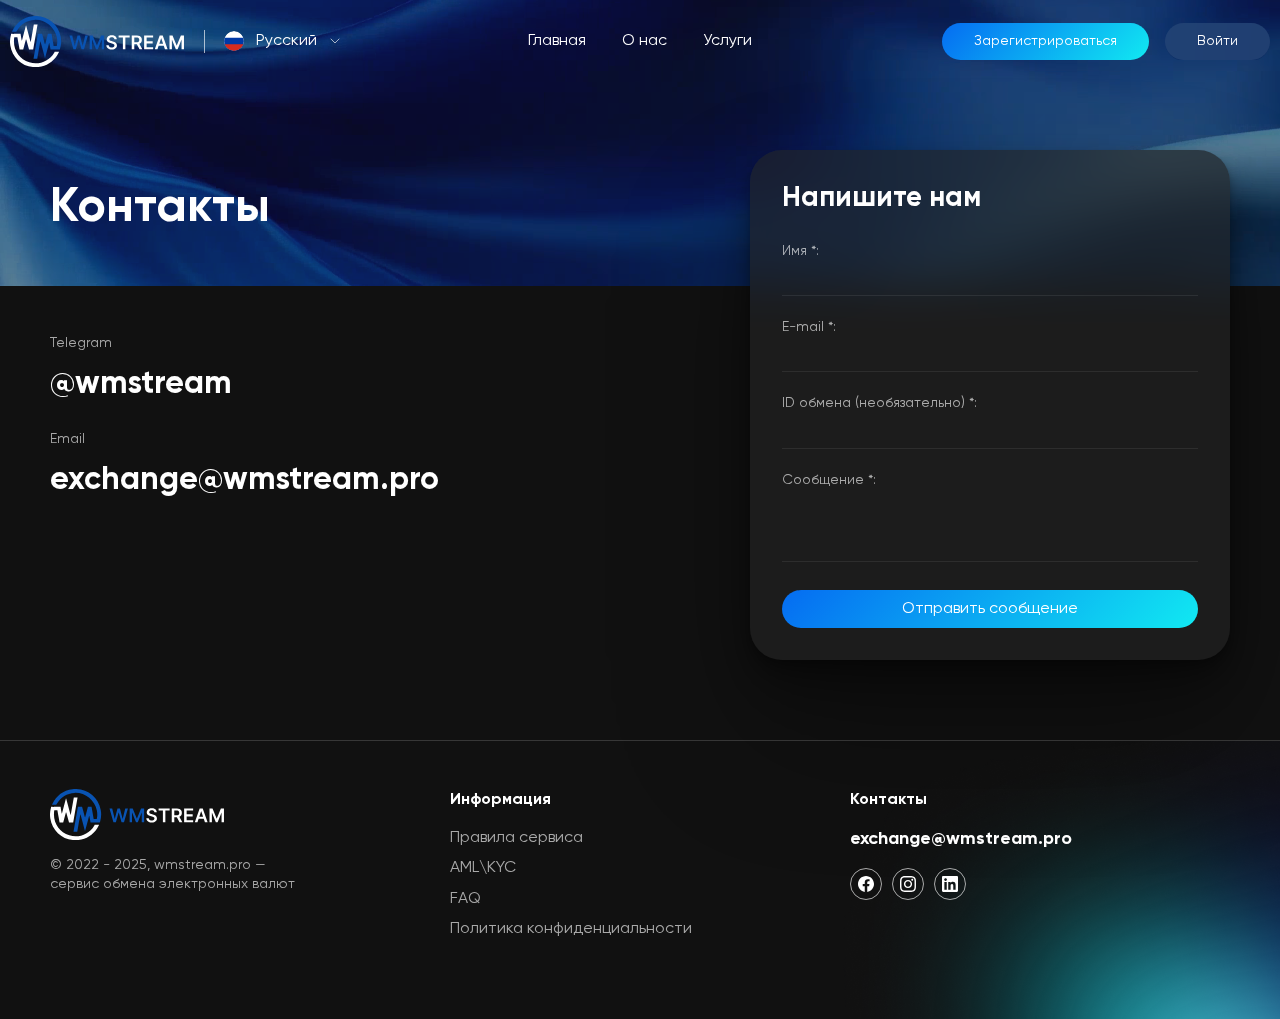
<file: contacts.html>
<!DOCTYPE html>
<html>

<head>

	<meta charset="utf-8">
	<!-- <base href="/"> -->

	<title>WMStream</title>

	<meta name="viewport"
		content="width=device-width, initial-scale=1.0, minimum-scale=1.0, maximum-scale=1.0, user-scalable=no">

	<link rel="icon" href="images/favicon.png">

	<link rel="stylesheet" href="libs/bootstrap/css/bootstrap-reboot.min.css">
	<link rel="stylesheet" href="libs/bootstrap/css/bootstrap-grid.min.css">

	<link rel="stylesheet" href="css/main.css">
	<link rel="stylesheet" href="css/media.css">

	<script src="libs/jquery/jquery-3.6.0.min.js" defer></script>

	<script src="js/common.js" defer></script>

</head>

<body>

	<div class="app">
		<header>
			<div class="container-fluid">
				<div class="row align-items-center">
					<div class="col-lg-3 col-6">
						<div class="d-flex align-items-center">
							<a href="/" class="logo">
								<svg width="174" height="51" viewBox="0 0 174 51" fill="none" xmlns="http://www.w3.org/2000/svg">
									<g clip-path="url(#clip0_4512_1014)">
										<path
											d="M27.2649 42.7852H23.5054C24.9864 34.4183 26.4294 26.1655 27.9105 17.8366C29.2016 17.8366 32.0877 17.8366 32.0877 17.8366C32.0877 17.8366 32.2016 18.293 32.2775 18.5973C33.113 21.4877 33.8725 24.378 34.632 27.2684C34.7079 27.5727 34.8218 27.8769 35.1256 28.1812C35.5054 26.8501 35.8472 25.4809 36.2269 24.1498C36.7206 22.3243 37.2142 20.5369 37.6699 18.7114C37.8218 18.0268 37.8978 17.8747 37.8978 17.8747C37.8978 17.8747 40.594 17.8366 41.5434 17.8366C42.2649 21.906 42.9864 25.8993 43.6699 29.8926H46.7839C47.4294 27.1163 47.3915 24.34 46.8598 21.5257C44.8851 11.2192 35.0117 3.42278 24.5307 3.87915C16.8978 4.25947 10.9737 7.98654 6.87248 14.7181C6.45476 15.4407 6.53071 15.2505 6.26488 15.6689C4.82185 15.6689 3.11298 15.6689 2.01172 15.6689C2.08767 15.3646 2.23957 15.0984 2.35349 14.9082C6.49273 6.42725 13.1383 1.36909 22.518 0.190117C36.075 -1.48326 48.2269 7.53016 50.7332 20.9552C51.4927 24.9485 51.2649 28.9038 50.0877 32.783C50.0117 33.0872 49.9358 33.2393 49.7839 33.4675C46.8978 33.5056 43.556 33.5056 40.556 33.5056C40.1383 31.2617 39.7586 29.0939 39.3408 26.8881C39.2269 26.8881 39.2269 26.8881 39.113 26.8881C37.7839 31.8322 36.4548 36.8143 35.1256 41.7584C34.9737 41.7584 35.0117 41.7584 34.8598 41.7584C33.4168 36.3959 31.9737 30.9955 30.5307 25.595C30.4168 25.595 30.4168 25.595 30.3029 25.595C29.2775 31.2997 28.2902 37.0425 27.2649 42.7852Z"
											fill="#0953B2" />
										<path
											d="M11.9625 24.5301C13.2916 19.548 14.6207 14.5279 15.9498 9.54575C16.0638 9.54575 16.0638 9.54575 16.1397 9.54575C17.5828 14.9462 19.0258 20.3847 20.5068 25.7851C20.6587 25.7851 20.6207 25.7851 20.7726 25.7851L23.8106 8.59497H27.5701C26.0891 16.9238 24.646 25.1766 23.203 33.5055C21.9119 33.5055 19.0638 33.5055 18.9878 33.5055C18.9878 33.4675 18.8739 33.0871 18.8359 32.8209C18.0384 29.9305 17.241 27.0402 16.4815 24.1498C16.4055 23.8455 16.2916 23.5413 15.9878 23.199C15.0764 26.6218 14.165 30.0066 13.2157 33.4675H9.57009C9.22832 31.5659 8.88655 29.6643 8.54478 27.8008C8.203 25.9373 7.86123 24.1117 7.55743 22.2482C7.44351 21.6017 7.40553 21.5637 7.36756 21.3735C6.53212 21.3735 4.29161 21.4115 4.21566 21.4115C4.21566 21.4496 4.13971 21.9059 4.02579 23.7695C3.22832 34.152 9.45617 43.2795 19.2916 46.3601C28.7093 49.3265 39.1144 45.2952 44.203 36.7001C44.5827 36.0536 44.6967 35.8634 44.6967 35.8254C44.7346 35.8254 47.8486 35.7493 49.1397 35.7493C48.4562 37.0424 47.9245 38.1833 47.241 39.2482C42.76 46.0178 36.5701 50.0871 28.4435 50.9619C14.5828 52.5592 2.24098 42.9753 0.266294 29.1319C-0.265351 25.595 0.000471477 22.0961 0.949839 18.6352C1.13971 17.9887 1.06376 18.2549 1.17769 17.8746C3.68402 17.9126 10.4435 17.8366 10.5574 17.8366C10.5574 17.8746 10.6334 18.1028 10.7093 18.7113C11.0131 20.6509 11.3929 22.5905 11.7346 24.5301C11.8486 24.5301 11.8106 24.5301 11.9625 24.5301Z"
											fill="white" />
										<path
											d="M63.4173 33.2772L59.5059 19.4338H62.2021L64.7084 29.6262H64.8223L67.4805 19.4338H69.9489L72.6071 29.6262H72.7211L75.2274 19.4338H77.9236L74.0122 33.2772H71.5438L68.7717 23.5793H68.6578L65.8856 33.3153H63.4173V33.2772Z"
											fill="#0953B2" />
										<path
											d="M79.6328 19.4338H82.7088L86.81 29.4741H86.9619L91.0632 19.4338H94.1391V33.2772H91.7467V23.7694H91.6328L87.7974 33.2392H86.0126L82.1771 23.7314H82.0252V33.2772H79.6328V19.4338Z"
											fill="#0953B2" />
										<path
											d="M104.391 23.237C104.315 22.6285 104.05 22.1722 103.594 21.8679C103.138 21.5256 102.531 21.3735 101.771 21.3735C101.239 21.3735 100.784 21.4496 100.442 21.6017C100.062 21.7538 99.7964 21.982 99.5686 22.2482C99.3787 22.5145 99.2648 22.8187 99.2648 23.161C99.2648 23.4652 99.3407 23.6934 99.4546 23.9216C99.5686 24.1498 99.7584 24.3019 99.9863 24.4541C100.214 24.6062 100.48 24.7203 100.746 24.8344C101.012 24.9485 101.315 25.0245 101.581 25.1006L102.872 25.4429C103.404 25.557 103.898 25.7471 104.391 25.9373C104.885 26.1274 105.303 26.3937 105.682 26.7359C106.062 27.0402 106.366 27.4205 106.594 27.8769C106.822 28.3332 106.936 28.8277 106.936 29.4362C106.936 30.2348 106.746 30.9574 106.328 31.5659C105.91 32.1744 105.303 32.6688 104.543 33.0111C103.746 33.3534 102.834 33.5435 101.695 33.5435C100.632 33.5435 99.6825 33.3914 98.885 33.0491C98.0875 32.7068 97.4799 32.2124 97.0243 31.6039C96.5686 30.9574 96.3407 30.1968 96.3027 29.246H98.7711C98.8091 29.7404 98.961 30.1207 99.2268 30.463C99.4926 30.8053 99.8344 31.0335 100.252 31.1856C100.67 31.3377 101.163 31.4138 101.657 31.4138C102.189 31.4138 102.682 31.3377 103.1 31.1856C103.518 31.0335 103.822 30.8053 104.088 30.501C104.315 30.1968 104.429 29.8545 104.429 29.4742C104.429 29.1319 104.315 28.8277 104.126 28.5614C103.936 28.3332 103.632 28.1431 103.252 27.9529C102.872 27.8008 102.455 27.6487 101.961 27.5346L100.404 27.1162C99.2648 26.812 98.3534 26.3937 97.7078 25.7852C97.0622 25.1766 96.7205 24.378 96.7205 23.3892C96.7205 22.5905 96.9483 21.8679 97.404 21.2594C97.8597 20.6509 98.4673 20.1565 99.2268 19.8142C99.9863 19.4719 100.86 19.3198 101.809 19.3198C102.796 19.3198 103.67 19.4719 104.391 19.8142C105.113 20.1565 105.72 20.6129 106.138 21.2214C106.556 21.8299 106.784 22.5145 106.784 23.3131H104.391V23.237Z"
											fill="white" />
										<path d="M108.607 21.5256V19.4338H119.658V21.5256H115.367V33.2772H112.899V21.5256H108.607Z"
											fill="white" />
										<path
											d="M121.746 33.2772V19.4338H126.949C128.012 19.4338 128.885 19.624 129.645 20.0043C130.366 20.3846 130.898 20.879 131.278 21.5636C131.657 22.2482 131.847 23.0088 131.847 23.8835C131.847 24.7582 131.657 25.5569 131.278 26.2034C130.898 26.8499 130.366 27.3444 129.607 27.7247C128.847 28.105 127.974 28.2571 126.911 28.2571H123.227V26.1654H126.569C127.176 26.1654 127.708 26.0893 128.088 25.8992C128.468 25.709 128.771 25.4808 128.961 25.1385C129.151 24.7963 129.265 24.3779 129.265 23.8835C129.265 23.3891 129.151 22.9708 128.961 22.6285C128.771 22.2862 128.468 22.02 128.088 21.8298C127.708 21.6397 127.176 21.5636 126.569 21.5636H124.29V33.3153H121.746V33.2772ZM128.923 27.0021L132.341 33.2772H129.531L126.189 27.0021H128.923Z"
											fill="white" />
										<path
											d="M134.127 33.2772V19.4338H143.127V21.5256H136.633V25.2907H142.671V27.3824H136.633V31.1855H143.165V33.2772H134.127Z"
											fill="white" />
										<path
											d="M147.455 33.2772H144.797L149.658 19.4338H152.734L157.594 33.2772H154.936L151.253 22.2862H151.139L147.455 33.2772ZM147.569 27.8388H154.86V29.8544H147.569V27.8388Z"
											fill="white" />
										<path
											d="M159.455 19.4338H162.531L166.632 29.4741H166.784L170.885 19.4338H173.961V33.2772H171.569V23.7694H171.455L167.62 33.2392H165.835L161.999 23.7314H161.885V33.2772H159.493V19.4338H159.455Z"
											fill="white" />
									</g>
									<defs>
										<clipPath id="clip0_4512_1014">
											<rect width="174" height="51" fill="white" />
										</clipPath>
									</defs>
								</svg>
							</a>
							<div class="lang_button d-none d-lg-flex align-items-center">
								<img src="images/ru.svg" alt="lang_icon">
								<div class="lang_button_current">
									<span>Русский</span>
								</div>
							</div>
						</div>
					</div>
					<div class="col-lg-6 d-none d-lg-block">
						<nav>
							<ul class="d-flex align-items-center justify-content-center">
								<li><a href="#">Главная</a></li>
								<li><a href="#">О нас</a></li>
								<li><a href="#">Услуги</a></li>
							</ul>
						</nav>
					</div>
					<div class="col-lg-3 col-6 d-flex justify-content-end align-items-center">
						<button class="menu_toggle d-lg-none d-flex align-items-center justify-content-center">
						</button>
						<div class="btn_group d-lg-flex d-none align-items-center justify-content-end">
							<a href="#" class="btn">Зарегистрироваться</a>
							<a href="#" class="btn btn_alt">Войти</a>
						</div>
					</div>
				</div>
			</div>
		</header>
		<aside>
			<div class="container">
				<div class="row">
					<div class="col-12">
						<div class="aside_wrap">
							<div class="lang_button d-flex d-lg-none align-items-center mb-3">
								<img src="images/ru.svg" alt="lang_icon">
								<div class="lang_button_current">
									<span>Русский</span>
								</div>
							</div>
							<ul class="mb-4">
								<li><a href="#">Главная</a></li>
								<li><a href="#">О нас</a></li>
								<li><a href="#">Услуги</a></li>
							</ul>
							<div class="btn_group mb-4 d-flex align-items-center justify-content-between">
								<a href="#" class="btn">Зарегистрироваться</a>
								<a href="#" class="btn btn_alt">Войти</a>
							</div>
							<a href="#" class="bold md_text mb-3 d-block">exchange@wmstream.pro</a>
							<div class="social d-flex align-items-center">
								<a href="" class="d-flex align-items-center justify-content-center">
									<svg width="16" height="16" viewBox="0 0 16 16" fill="none" xmlns="http://www.w3.org/2000/svg">
										<g clip-path="url(#clip0_4512_1007)">
											<path
												d="M16 8C16 3.58172 12.4183 0 8 0C3.58172 0 0 3.58172 0 8C0 11.993 2.92547 15.3027 6.75 15.9028V10.3125H4.71875V8H6.75V6.2375C6.75 4.2325 7.94438 3.125 9.77172 3.125C10.6467 3.125 11.5625 3.28125 11.5625 3.28125V5.25H10.5538C9.56 5.25 9.25 5.86672 9.25 6.5V8H11.4688L11.1141 10.3125H9.25V15.9028C13.0745 15.3027 16 11.993 16 8Z"
												fill="white" />
										</g>
										<defs>
											<clipPath id="clip0_4512_1007">
												<rect width="16" height="16" fill="white" />
											</clipPath>
										</defs>
									</svg>
								</a>
								<a href="" class="d-flex align-items-center justify-content-center">
									<svg width="16" height="16" viewBox="0 0 16 16" fill="none" xmlns="http://www.w3.org/2000/svg">
										<g clip-path="url(#clip0_4512_1010)">
											<path
												d="M8 1.44062C10.1375 1.44062 10.3906 1.45 11.2313 1.4875C12.0125 1.52187 12.4344 1.65313 12.7156 1.7625C13.0875 1.90625 13.3563 2.08125 13.6344 2.35938C13.9156 2.64062 14.0875 2.90625 14.2313 3.27813C14.3406 3.55938 14.4719 3.98438 14.5063 4.7625C14.5438 5.60625 14.5531 5.85938 14.5531 7.99375C14.5531 10.1313 14.5438 10.3844 14.5063 11.225C14.4719 12.0063 14.3406 12.4281 14.2313 12.7094C14.0875 13.0813 13.9125 13.35 13.6344 13.6281C13.3531 13.9094 13.0875 14.0813 12.7156 14.225C12.4344 14.3344 12.0094 14.4656 11.2313 14.5C10.3875 14.5375 10.1344 14.5469 8 14.5469C5.8625 14.5469 5.60938 14.5375 4.76875 14.5C3.9875 14.4656 3.56563 14.3344 3.28438 14.225C2.9125 14.0813 2.64375 13.9063 2.36563 13.6281C2.08438 13.3469 1.9125 13.0813 1.76875 12.7094C1.65938 12.4281 1.52813 12.0031 1.49375 11.225C1.45625 10.3813 1.44688 10.1281 1.44688 7.99375C1.44688 5.85625 1.45625 5.60313 1.49375 4.7625C1.52813 3.98125 1.65938 3.55938 1.76875 3.27813C1.9125 2.90625 2.0875 2.6375 2.36563 2.35938C2.64688 2.07812 2.9125 1.90625 3.28438 1.7625C3.56563 1.65313 3.99063 1.52187 4.76875 1.4875C5.60938 1.45 5.8625 1.44062 8 1.44062ZM8 0C5.82813 0 5.55625 0.009375 4.70313 0.046875C3.85313 0.084375 3.26875 0.221875 2.7625 0.41875C2.23438 0.625 1.7875 0.896875 1.34375 1.34375C0.896875 1.7875 0.625 2.23438 0.41875 2.75938C0.221875 3.26875 0.084375 3.85 0.046875 4.7C0.009375 5.55625 0 5.82812 0 8C0 10.1719 0.009375 10.4438 0.046875 11.2969C0.084375 12.1469 0.221875 12.7313 0.41875 13.2375C0.625 13.7656 0.896875 14.2125 1.34375 14.6562C1.7875 15.1 2.23438 15.375 2.75938 15.5781C3.26875 15.775 3.85 15.9125 4.7 15.95C5.55313 15.9875 5.825 15.9969 7.99688 15.9969C10.1688 15.9969 10.4406 15.9875 11.2938 15.95C12.1438 15.9125 12.7281 15.775 13.2344 15.5781C13.7594 15.375 14.2063 15.1 14.65 14.6562C15.0938 14.2125 15.3688 13.7656 15.5719 13.2406C15.7688 12.7313 15.9063 12.15 15.9438 11.3C15.9813 10.4469 15.9906 10.175 15.9906 8.00313C15.9906 5.83125 15.9813 5.55938 15.9438 4.70625C15.9063 3.85625 15.7688 3.27188 15.5719 2.76562C15.375 2.23438 15.1031 1.7875 14.6563 1.34375C14.2125 0.9 13.7656 0.625 13.2406 0.421875C12.7313 0.225 12.15 0.0875 11.3 0.05C10.4438 0.009375 10.1719 0 8 0Z"
												fill="white" />
											<path
												d="M8 3.89062C5.73125 3.89062 3.89062 5.73125 3.89062 8C3.89062 10.2688 5.73125 12.1094 8 12.1094C10.2688 12.1094 12.1094 10.2688 12.1094 8C12.1094 5.73125 10.2688 3.89062 8 3.89062ZM8 10.6656C6.52813 10.6656 5.33437 9.47188 5.33437 8C5.33437 6.52813 6.52813 5.33437 8 5.33437C9.47188 5.33437 10.6656 6.52813 10.6656 8C10.6656 9.47188 9.47188 10.6656 8 10.6656Z"
												fill="white" />
											<path
												d="M13.2312 3.72793C13.2312 4.25918 12.8 4.68731 12.2719 4.68731C11.7406 4.68731 11.3125 4.25606 11.3125 3.72793C11.3125 3.19668 11.7438 2.76855 12.2719 2.76855C12.8 2.76855 13.2312 3.19981 13.2312 3.72793Z"
												fill="white" />
										</g>
										<defs>
											<clipPath id="clip0_4512_1010">
												<rect width="16" height="16" fill="white" />
											</clipPath>
										</defs>
									</svg>
								</a>
								<a href="" class="d-flex align-items-center justify-content-center">
									<svg width="16" height="16" viewBox="0 0 16 16" fill="none" xmlns="http://www.w3.org/2000/svg">
										<g clip-path="url(#clip0_4512_1013)">
											<path
												d="M14.8156 0H1.18125C0.528125 0 0 0.515625 0 1.15313V14.8438C0 15.4813 0.528125 16 1.18125 16H14.8156C15.4688 16 16 15.4813 16 14.8469V1.15313C16 0.515625 15.4688 0 14.8156 0ZM4.74687 13.6344H2.37188V5.99687H4.74687V13.6344ZM3.55938 4.95625C2.79688 4.95625 2.18125 4.34062 2.18125 3.58125C2.18125 2.82188 2.79688 2.20625 3.55938 2.20625C4.31875 2.20625 4.93437 2.82188 4.93437 3.58125C4.93437 4.3375 4.31875 4.95625 3.55938 4.95625ZM13.6344 13.6344H11.2625V9.92188C11.2625 9.0375 11.2469 7.89687 10.0281 7.89687C8.79375 7.89687 8.60625 8.8625 8.60625 9.85938V13.6344H6.2375V5.99687H8.5125V7.04063H8.54375C8.85938 6.44063 9.63438 5.80625 10.7875 5.80625C13.1906 5.80625 13.6344 7.3875 13.6344 9.44375V13.6344Z"
												fill="white" />
										</g>
										<defs>
											<clipPath id="clip0_4512_1013">
												<rect width="16" height="16" fill="white" />
											</clipPath>
										</defs>
									</svg>
								</a>
							</div>
						</div>
					</div>
				</div>
			</div>
		</aside>
		<div class="aside_overlay"></div>
		<main>
			<div class="first_screen d-flex align-items-end">
				<div class="video_wrap">
					<video muted loop playsinline preload="true" autoplay="autoplay">
						<source src="video/video_resized.mp4" type="video/mp4" media="all and (max-width: 580px)">
						<source src="video/video.mp4" type="video/mp4">
					</video>
				</div>
				<div class="container">
					<div class="row gy-4 align-items-end">
						<div class="col-auto">
							<h1 class="mb-sm-5 mb-4 mt-5 pt-5">Контакты</h1>
						</div>
					</div>
				</div>
			</div>
			<section class="pt-sm-5 pt-4 pb-0">
				<div class="container">
					<div class="row justify-content-between gy-4">
						<div class="col">
							<div class="contact_widget">
								<div>
									<div class="light sm_text mb-2">Telegram</div>
									<div class="xxl_text bold"><a href="#" target="_blank">@wmstream</a></div>
								</div>
								<div class="mt-4">
									<div class="light sm_text mb-2">Email</div>
									<div class="xxl_text bold"><a href="mailto:exchange@wmstream.pro"
											target="_blank">exchange@wmstream.pro</a></div>
								</div>
							</div>
						</div>
						<div class="col-lg-5 offset-lg-1 contact_form_margin">
							<div class="exchange_wrap">
								<h3 class="mb-4">Напишите нам</h3>
								<form action="">
									<div class="form_field_line cf_line type_input field_name_name has_title">
										<div class="form_field_label cf_label"><label for="form_field_id-1-name"><span
													class="form_field_label_ins">Имя <span class="req">*</span>:</span></label></div>
										<div class="form_field_ins cf_line_ins">
											<input type="text" id="form_field_id-1-name" class="notclear cf_input" autocomplete="off"
												name="name" value="">
										</div>
										<div class="form_field_clear cf_line_clear"></div>
									</div>
									<div class="form_field_line cf_line type_input field_name_name has_title">
										<div class="form_field_label cf_label"><label for="form_field_id-1-name"><span
													class="form_field_label_ins">E-mail <span class="req">*</span>:</span></label></div>
										<div class="form_field_ins cf_line_ins">
											<input type="text" id="form_field_id-1-name" class="notclear cf_input" autocomplete="off"
												name="name" value="">
										</div>
										<div class="form_field_clear cf_line_clear"></div>
									</div>
									<div class="form_field_line cf_line type_input field_name_name has_title">
										<div class="form_field_label cf_label"><label for="form_field_id-1-name"><span
													class="form_field_label_ins">ID обмена (необязательно) <span
														class="req">*</span>:</span></label></div>
										<div class="form_field_ins cf_line_ins">
											<input type="text" id="form_field_id-1-name" class="notclear cf_input" autocomplete="off"
												name="name" value="">
										</div>
										<div class="form_field_clear cf_line_clear"></div>
									</div>
									<div class="form_field_line cf_line type_text field_name_text has_title">
										<div class="form_field_label cf_label"><label for="form_field_id-1-text"><span
													class="form_field_label_ins">Сообщение <span class="req">*</span>:</span></label></div>
										<div class="form_field_ins cf_line_ins">

											<textarea id="form_field_id-1-text" class="cf_text" autocomplete="off" name="text"></textarea>


											<div class="form_field_errors">
												<div class="form_field_errors_ins"></div>
											</div>
										</div>
										<div class="form_field_clear cf_line_clear"></div>
									</div>
									<input type="submit" formtarget="_top" name="submit" class="cf_submit" value="Отправить сообщение">
								</form>
							</div>
						</div>
					</div>
				</div>
			</section>
		</main>
		<footer>
			<div class="container">
				<div class="row gy-4">
					<div class="col-sm">
						<a href="/" class="logo">
							<svg width="174" height="51" viewBox="0 0 174 51" fill="none" xmlns="http://www.w3.org/2000/svg">
								<g clip-path="url(#clip0_4512_1014)">
									<path
										d="M27.2649 42.7852H23.5054C24.9864 34.4183 26.4294 26.1655 27.9105 17.8366C29.2016 17.8366 32.0877 17.8366 32.0877 17.8366C32.0877 17.8366 32.2016 18.293 32.2775 18.5973C33.113 21.4877 33.8725 24.378 34.632 27.2684C34.7079 27.5727 34.8218 27.8769 35.1256 28.1812C35.5054 26.8501 35.8472 25.4809 36.2269 24.1498C36.7206 22.3243 37.2142 20.5369 37.6699 18.7114C37.8218 18.0268 37.8978 17.8747 37.8978 17.8747C37.8978 17.8747 40.594 17.8366 41.5434 17.8366C42.2649 21.906 42.9864 25.8993 43.6699 29.8926H46.7839C47.4294 27.1163 47.3915 24.34 46.8598 21.5257C44.8851 11.2192 35.0117 3.42278 24.5307 3.87915C16.8978 4.25947 10.9737 7.98654 6.87248 14.7181C6.45476 15.4407 6.53071 15.2505 6.26488 15.6689C4.82185 15.6689 3.11298 15.6689 2.01172 15.6689C2.08767 15.3646 2.23957 15.0984 2.35349 14.9082C6.49273 6.42725 13.1383 1.36909 22.518 0.190117C36.075 -1.48326 48.2269 7.53016 50.7332 20.9552C51.4927 24.9485 51.2649 28.9038 50.0877 32.783C50.0117 33.0872 49.9358 33.2393 49.7839 33.4675C46.8978 33.5056 43.556 33.5056 40.556 33.5056C40.1383 31.2617 39.7586 29.0939 39.3408 26.8881C39.2269 26.8881 39.2269 26.8881 39.113 26.8881C37.7839 31.8322 36.4548 36.8143 35.1256 41.7584C34.9737 41.7584 35.0117 41.7584 34.8598 41.7584C33.4168 36.3959 31.9737 30.9955 30.5307 25.595C30.4168 25.595 30.4168 25.595 30.3029 25.595C29.2775 31.2997 28.2902 37.0425 27.2649 42.7852Z"
										fill="#0953B2" />
									<path
										d="M11.9625 24.5301C13.2916 19.548 14.6207 14.5279 15.9498 9.54575C16.0638 9.54575 16.0638 9.54575 16.1397 9.54575C17.5828 14.9462 19.0258 20.3847 20.5068 25.7851C20.6587 25.7851 20.6207 25.7851 20.7726 25.7851L23.8106 8.59497H27.5701C26.0891 16.9238 24.646 25.1766 23.203 33.5055C21.9119 33.5055 19.0638 33.5055 18.9878 33.5055C18.9878 33.4675 18.8739 33.0871 18.8359 32.8209C18.0384 29.9305 17.241 27.0402 16.4815 24.1498C16.4055 23.8455 16.2916 23.5413 15.9878 23.199C15.0764 26.6218 14.165 30.0066 13.2157 33.4675H9.57009C9.22832 31.5659 8.88655 29.6643 8.54478 27.8008C8.203 25.9373 7.86123 24.1117 7.55743 22.2482C7.44351 21.6017 7.40553 21.5637 7.36756 21.3735C6.53212 21.3735 4.29161 21.4115 4.21566 21.4115C4.21566 21.4496 4.13971 21.9059 4.02579 23.7695C3.22832 34.152 9.45617 43.2795 19.2916 46.3601C28.7093 49.3265 39.1144 45.2952 44.203 36.7001C44.5827 36.0536 44.6967 35.8634 44.6967 35.8254C44.7346 35.8254 47.8486 35.7493 49.1397 35.7493C48.4562 37.0424 47.9245 38.1833 47.241 39.2482C42.76 46.0178 36.5701 50.0871 28.4435 50.9619C14.5828 52.5592 2.24098 42.9753 0.266294 29.1319C-0.265351 25.595 0.000471477 22.0961 0.949839 18.6352C1.13971 17.9887 1.06376 18.2549 1.17769 17.8746C3.68402 17.9126 10.4435 17.8366 10.5574 17.8366C10.5574 17.8746 10.6334 18.1028 10.7093 18.7113C11.0131 20.6509 11.3929 22.5905 11.7346 24.5301C11.8486 24.5301 11.8106 24.5301 11.9625 24.5301Z"
										fill="white" />
									<path
										d="M63.4173 33.2772L59.5059 19.4338H62.2021L64.7084 29.6262H64.8223L67.4805 19.4338H69.9489L72.6071 29.6262H72.7211L75.2274 19.4338H77.9236L74.0122 33.2772H71.5438L68.7717 23.5793H68.6578L65.8856 33.3153H63.4173V33.2772Z"
										fill="#0953B2" />
									<path
										d="M79.6328 19.4338H82.7088L86.81 29.4741H86.9619L91.0632 19.4338H94.1391V33.2772H91.7467V23.7694H91.6328L87.7974 33.2392H86.0126L82.1771 23.7314H82.0252V33.2772H79.6328V19.4338Z"
										fill="#0953B2" />
									<path
										d="M104.391 23.237C104.315 22.6285 104.05 22.1722 103.594 21.8679C103.138 21.5256 102.531 21.3735 101.771 21.3735C101.239 21.3735 100.784 21.4496 100.442 21.6017C100.062 21.7538 99.7964 21.982 99.5686 22.2482C99.3787 22.5145 99.2648 22.8187 99.2648 23.161C99.2648 23.4652 99.3407 23.6934 99.4546 23.9216C99.5686 24.1498 99.7584 24.3019 99.9863 24.4541C100.214 24.6062 100.48 24.7203 100.746 24.8344C101.012 24.9485 101.315 25.0245 101.581 25.1006L102.872 25.4429C103.404 25.557 103.898 25.7471 104.391 25.9373C104.885 26.1274 105.303 26.3937 105.682 26.7359C106.062 27.0402 106.366 27.4205 106.594 27.8769C106.822 28.3332 106.936 28.8277 106.936 29.4362C106.936 30.2348 106.746 30.9574 106.328 31.5659C105.91 32.1744 105.303 32.6688 104.543 33.0111C103.746 33.3534 102.834 33.5435 101.695 33.5435C100.632 33.5435 99.6825 33.3914 98.885 33.0491C98.0875 32.7068 97.4799 32.2124 97.0243 31.6039C96.5686 30.9574 96.3407 30.1968 96.3027 29.246H98.7711C98.8091 29.7404 98.961 30.1207 99.2268 30.463C99.4926 30.8053 99.8344 31.0335 100.252 31.1856C100.67 31.3377 101.163 31.4138 101.657 31.4138C102.189 31.4138 102.682 31.3377 103.1 31.1856C103.518 31.0335 103.822 30.8053 104.088 30.501C104.315 30.1968 104.429 29.8545 104.429 29.4742C104.429 29.1319 104.315 28.8277 104.126 28.5614C103.936 28.3332 103.632 28.1431 103.252 27.9529C102.872 27.8008 102.455 27.6487 101.961 27.5346L100.404 27.1162C99.2648 26.812 98.3534 26.3937 97.7078 25.7852C97.0622 25.1766 96.7205 24.378 96.7205 23.3892C96.7205 22.5905 96.9483 21.8679 97.404 21.2594C97.8597 20.6509 98.4673 20.1565 99.2268 19.8142C99.9863 19.4719 100.86 19.3198 101.809 19.3198C102.796 19.3198 103.67 19.4719 104.391 19.8142C105.113 20.1565 105.72 20.6129 106.138 21.2214C106.556 21.8299 106.784 22.5145 106.784 23.3131H104.391V23.237Z"
										fill="white" />
									<path d="M108.607 21.5256V19.4338H119.658V21.5256H115.367V33.2772H112.899V21.5256H108.607Z"
										fill="white" />
									<path
										d="M121.746 33.2772V19.4338H126.949C128.012 19.4338 128.885 19.624 129.645 20.0043C130.366 20.3846 130.898 20.879 131.278 21.5636C131.657 22.2482 131.847 23.0088 131.847 23.8835C131.847 24.7582 131.657 25.5569 131.278 26.2034C130.898 26.8499 130.366 27.3444 129.607 27.7247C128.847 28.105 127.974 28.2571 126.911 28.2571H123.227V26.1654H126.569C127.176 26.1654 127.708 26.0893 128.088 25.8992C128.468 25.709 128.771 25.4808 128.961 25.1385C129.151 24.7963 129.265 24.3779 129.265 23.8835C129.265 23.3891 129.151 22.9708 128.961 22.6285C128.771 22.2862 128.468 22.02 128.088 21.8298C127.708 21.6397 127.176 21.5636 126.569 21.5636H124.29V33.3153H121.746V33.2772ZM128.923 27.0021L132.341 33.2772H129.531L126.189 27.0021H128.923Z"
										fill="white" />
									<path
										d="M134.127 33.2772V19.4338H143.127V21.5256H136.633V25.2907H142.671V27.3824H136.633V31.1855H143.165V33.2772H134.127Z"
										fill="white" />
									<path
										d="M147.455 33.2772H144.797L149.658 19.4338H152.734L157.594 33.2772H154.936L151.253 22.2862H151.139L147.455 33.2772ZM147.569 27.8388H154.86V29.8544H147.569V27.8388Z"
										fill="white" />
									<path
										d="M159.455 19.4338H162.531L166.632 29.4741H166.784L170.885 19.4338H173.961V33.2772H171.569V23.7694H171.455L167.62 33.2392H165.835L161.999 23.7314H161.885V33.2772H159.493V19.4338H159.455Z"
										fill="white" />
								</g>
								<defs>
									<clipPath id="clip0_4512_1014">
										<rect width="174" height="51" fill="white" />
									</clipPath>
								</defs>
							</svg>
						</a>
						<div class="light sm_text mt-3 d-none d-lg-block">
							© 2022 - 2025, wmstream.pro — <br>сервис обмена электронных валют
						</div>
					</div>
					<div class="col-sm">
						<div class="bold mb-3">Информация</div>
						<nav>
							<ul>
								<li><a href="#">Правила сервиса</a></li>
								<li><a href="#">AML\KYC</a></li>
								<li><a href="#">FAQ</a></li>
								<li><a href="#">Политика конфиденциальности</a></li>
							</ul>
						</nav>
					</div>
					<div class="col-sm">
						<div class="bold mb-3">Контакты</div>
						<a href="#" class="bold md_text mb-3 d-block">exchange@wmstream.pro</a>
						<div class="social d-flex align-items-center">
							<a href="" class="d-flex align-items-center justify-content-center">
								<svg width="16" height="16" viewBox="0 0 16 16" fill="none" xmlns="http://www.w3.org/2000/svg">
									<g clip-path="url(#clip0_4512_1007)">
										<path
											d="M16 8C16 3.58172 12.4183 0 8 0C3.58172 0 0 3.58172 0 8C0 11.993 2.92547 15.3027 6.75 15.9028V10.3125H4.71875V8H6.75V6.2375C6.75 4.2325 7.94438 3.125 9.77172 3.125C10.6467 3.125 11.5625 3.28125 11.5625 3.28125V5.25H10.5538C9.56 5.25 9.25 5.86672 9.25 6.5V8H11.4688L11.1141 10.3125H9.25V15.9028C13.0745 15.3027 16 11.993 16 8Z"
											fill="white" />
									</g>
									<defs>
										<clipPath id="clip0_4512_1007">
											<rect width="16" height="16" fill="white" />
										</clipPath>
									</defs>
								</svg>
							</a>
							<a href="" class="d-flex align-items-center justify-content-center">
								<svg width="16" height="16" viewBox="0 0 16 16" fill="none" xmlns="http://www.w3.org/2000/svg">
									<g clip-path="url(#clip0_4512_1010)">
										<path
											d="M8 1.44062C10.1375 1.44062 10.3906 1.45 11.2313 1.4875C12.0125 1.52187 12.4344 1.65313 12.7156 1.7625C13.0875 1.90625 13.3563 2.08125 13.6344 2.35938C13.9156 2.64062 14.0875 2.90625 14.2313 3.27813C14.3406 3.55938 14.4719 3.98438 14.5063 4.7625C14.5438 5.60625 14.5531 5.85938 14.5531 7.99375C14.5531 10.1313 14.5438 10.3844 14.5063 11.225C14.4719 12.0063 14.3406 12.4281 14.2313 12.7094C14.0875 13.0813 13.9125 13.35 13.6344 13.6281C13.3531 13.9094 13.0875 14.0813 12.7156 14.225C12.4344 14.3344 12.0094 14.4656 11.2313 14.5C10.3875 14.5375 10.1344 14.5469 8 14.5469C5.8625 14.5469 5.60938 14.5375 4.76875 14.5C3.9875 14.4656 3.56563 14.3344 3.28438 14.225C2.9125 14.0813 2.64375 13.9063 2.36563 13.6281C2.08438 13.3469 1.9125 13.0813 1.76875 12.7094C1.65938 12.4281 1.52813 12.0031 1.49375 11.225C1.45625 10.3813 1.44688 10.1281 1.44688 7.99375C1.44688 5.85625 1.45625 5.60313 1.49375 4.7625C1.52813 3.98125 1.65938 3.55938 1.76875 3.27813C1.9125 2.90625 2.0875 2.6375 2.36563 2.35938C2.64688 2.07812 2.9125 1.90625 3.28438 1.7625C3.56563 1.65313 3.99063 1.52187 4.76875 1.4875C5.60938 1.45 5.8625 1.44062 8 1.44062ZM8 0C5.82813 0 5.55625 0.009375 4.70313 0.046875C3.85313 0.084375 3.26875 0.221875 2.7625 0.41875C2.23438 0.625 1.7875 0.896875 1.34375 1.34375C0.896875 1.7875 0.625 2.23438 0.41875 2.75938C0.221875 3.26875 0.084375 3.85 0.046875 4.7C0.009375 5.55625 0 5.82812 0 8C0 10.1719 0.009375 10.4438 0.046875 11.2969C0.084375 12.1469 0.221875 12.7313 0.41875 13.2375C0.625 13.7656 0.896875 14.2125 1.34375 14.6562C1.7875 15.1 2.23438 15.375 2.75938 15.5781C3.26875 15.775 3.85 15.9125 4.7 15.95C5.55313 15.9875 5.825 15.9969 7.99688 15.9969C10.1688 15.9969 10.4406 15.9875 11.2938 15.95C12.1438 15.9125 12.7281 15.775 13.2344 15.5781C13.7594 15.375 14.2063 15.1 14.65 14.6562C15.0938 14.2125 15.3688 13.7656 15.5719 13.2406C15.7688 12.7313 15.9063 12.15 15.9438 11.3C15.9813 10.4469 15.9906 10.175 15.9906 8.00313C15.9906 5.83125 15.9813 5.55938 15.9438 4.70625C15.9063 3.85625 15.7688 3.27188 15.5719 2.76562C15.375 2.23438 15.1031 1.7875 14.6563 1.34375C14.2125 0.9 13.7656 0.625 13.2406 0.421875C12.7313 0.225 12.15 0.0875 11.3 0.05C10.4438 0.009375 10.1719 0 8 0Z"
											fill="white" />
										<path
											d="M8 3.89062C5.73125 3.89062 3.89062 5.73125 3.89062 8C3.89062 10.2688 5.73125 12.1094 8 12.1094C10.2688 12.1094 12.1094 10.2688 12.1094 8C12.1094 5.73125 10.2688 3.89062 8 3.89062ZM8 10.6656C6.52813 10.6656 5.33437 9.47188 5.33437 8C5.33437 6.52813 6.52813 5.33437 8 5.33437C9.47188 5.33437 10.6656 6.52813 10.6656 8C10.6656 9.47188 9.47188 10.6656 8 10.6656Z"
											fill="white" />
										<path
											d="M13.2312 3.72793C13.2312 4.25918 12.8 4.68731 12.2719 4.68731C11.7406 4.68731 11.3125 4.25606 11.3125 3.72793C11.3125 3.19668 11.7438 2.76855 12.2719 2.76855C12.8 2.76855 13.2312 3.19981 13.2312 3.72793Z"
											fill="white" />
									</g>
									<defs>
										<clipPath id="clip0_4512_1010">
											<rect width="16" height="16" fill="white" />
										</clipPath>
									</defs>
								</svg>
							</a>
							<a href="" class="d-flex align-items-center justify-content-center">
								<svg width="16" height="16" viewBox="0 0 16 16" fill="none" xmlns="http://www.w3.org/2000/svg">
									<g clip-path="url(#clip0_4512_1013)">
										<path
											d="M14.8156 0H1.18125C0.528125 0 0 0.515625 0 1.15313V14.8438C0 15.4813 0.528125 16 1.18125 16H14.8156C15.4688 16 16 15.4813 16 14.8469V1.15313C16 0.515625 15.4688 0 14.8156 0ZM4.74687 13.6344H2.37188V5.99687H4.74687V13.6344ZM3.55938 4.95625C2.79688 4.95625 2.18125 4.34062 2.18125 3.58125C2.18125 2.82188 2.79688 2.20625 3.55938 2.20625C4.31875 2.20625 4.93437 2.82188 4.93437 3.58125C4.93437 4.3375 4.31875 4.95625 3.55938 4.95625ZM13.6344 13.6344H11.2625V9.92188C11.2625 9.0375 11.2469 7.89687 10.0281 7.89687C8.79375 7.89687 8.60625 8.8625 8.60625 9.85938V13.6344H6.2375V5.99687H8.5125V7.04063H8.54375C8.85938 6.44063 9.63438 5.80625 10.7875 5.80625C13.1906 5.80625 13.6344 7.3875 13.6344 9.44375V13.6344Z"
											fill="white" />
									</g>
									<defs>
										<clipPath id="clip0_4512_1013">
											<rect width="16" height="16" fill="white" />
										</clipPath>
									</defs>
								</svg>
							</a>
						</div>
						<div class="light sm_text mt-3 d-block d-lg-none">
							© 2022 - 2025, wmstream.pro — <br>сервис обмена электронных валют
						</div>
					</div>
				</div>
			</div>
		</footer>
	</div>
	<div class="language_select">
		<div class="container">
			<div class="row">
				<div class="col-12">
					<div class="d-flex align-items-center justify-content-between mb-4">
						<div class="mb-0 three">Выберите язык</div>
						<button class="close_btn d-flex align-items-center justify-content-center">
							<svg width="14" height="14" viewBox="0 0 14 14" fill="none" xmlns="http://www.w3.org/2000/svg">
								<path d="M13 1L1 13M1 1L13 13" stroke="#fff" stroke-width="2" stroke-linecap="round"
									stroke-linejoin="round"></path>
							</svg>
						</button>
					</div>
					<div class="language_select_items">
						<a href="#" class="d-flex align-items-center">
							<img src="images/ru.svg" alt="">
							<span>Русский</span>
						</a>
						<a href="#" class="d-flex align-items-center">
							<img src="images/ru.svg" alt="">
							<span>Русский</span>
						</a>
					</div>
				</div>
			</div>
		</div>
	</div>
</body>

</html>
</file>
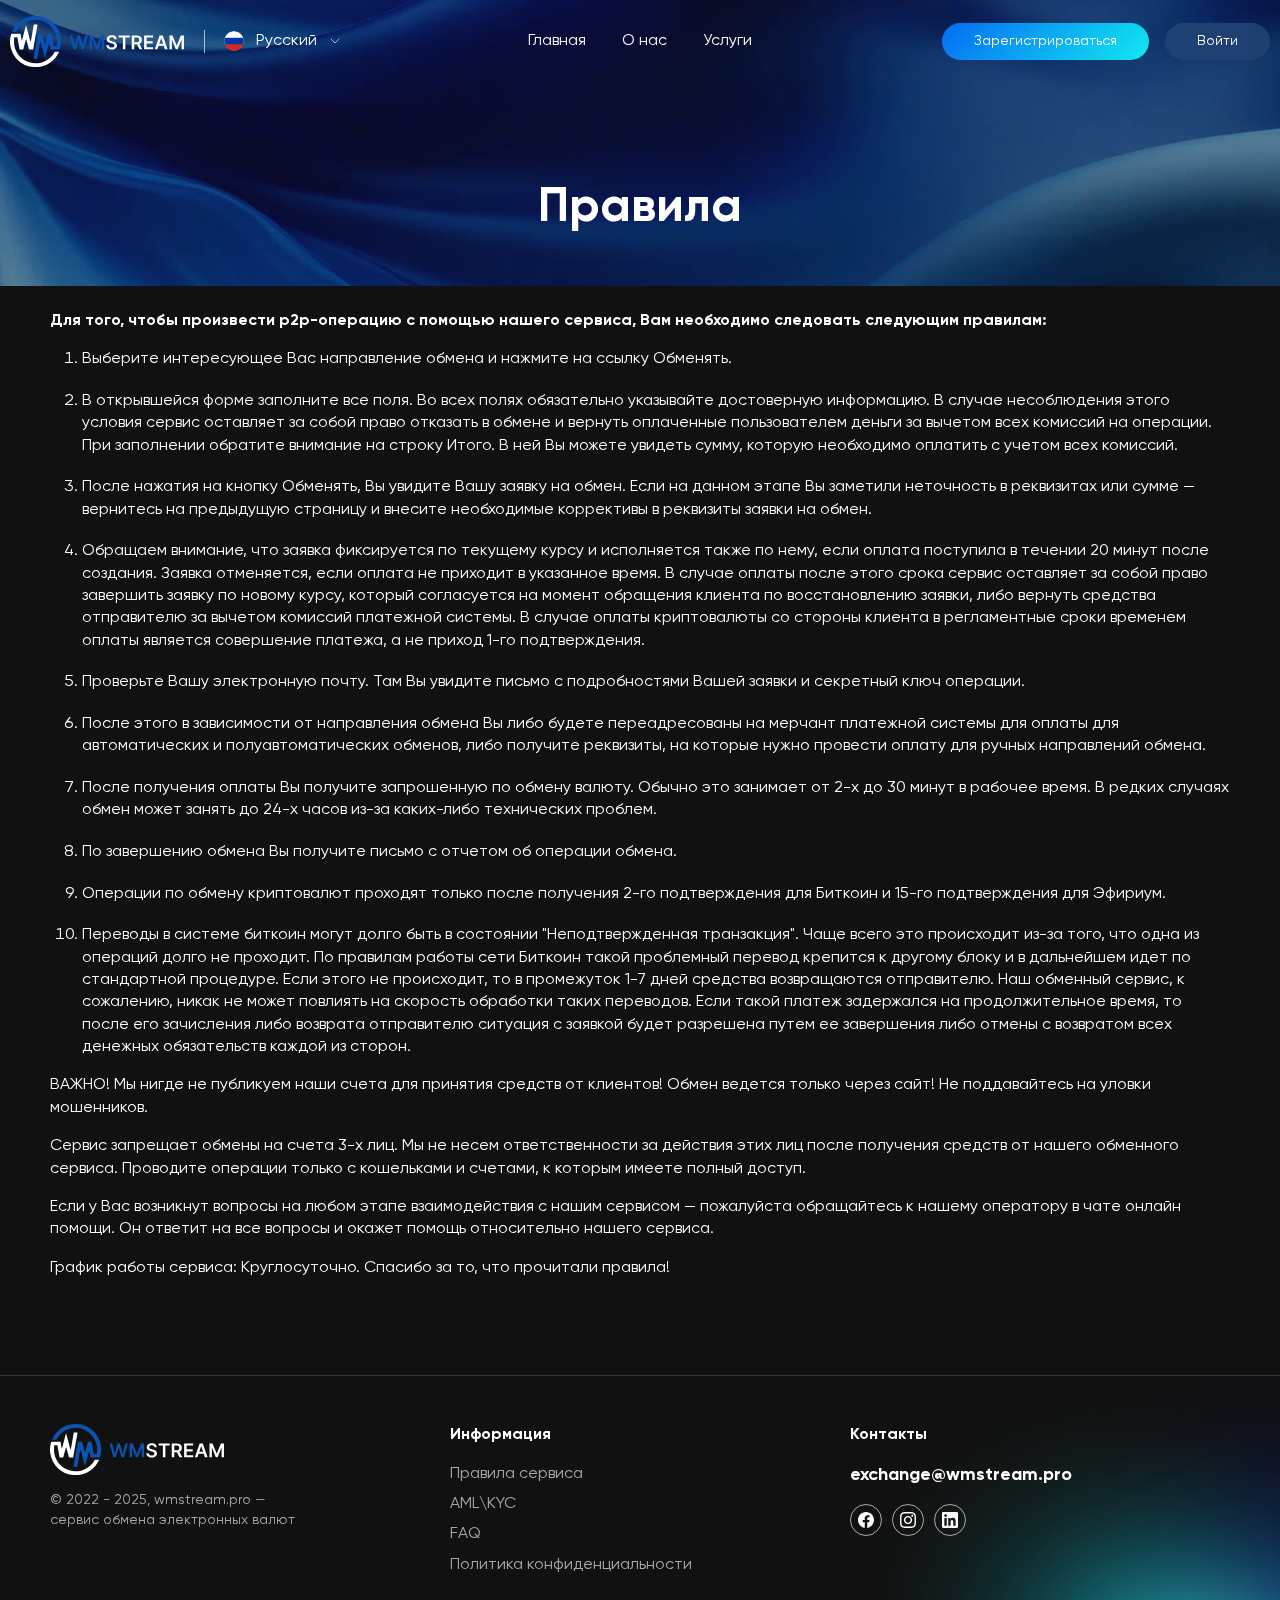
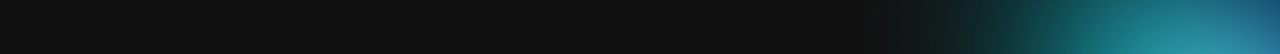
<file: page.html>
<!DOCTYPE html>
<html>

<head>

	<meta charset="utf-8">
	<!-- <base href="/"> -->

	<title>WMStream</title>

	<meta name="viewport"
		content="width=device-width, initial-scale=1.0, minimum-scale=1.0, maximum-scale=1.0, user-scalable=no">

	<link rel="icon" href="images/favicon.png">

	<link rel="stylesheet" href="libs/bootstrap/css/bootstrap-reboot.min.css">
	<link rel="stylesheet" href="libs/bootstrap/css/bootstrap-grid.min.css">

	<link rel="stylesheet" href="css/main.css">
	<link rel="stylesheet" href="css/media.css">

	<script src="libs/jquery/jquery-3.6.0.min.js" defer></script>

	<script src="js/common.js" defer></script>

</head>

<body>

	<div class="app">
		<header>
			<div class="container-fluid">
				<div class="row align-items-center">
					<div class="col-lg-3 col-6">
						<div class="d-flex align-items-center">
							<a href="/" class="logo">
								<svg width="174" height="51" viewBox="0 0 174 51" fill="none" xmlns="http://www.w3.org/2000/svg">
									<g clip-path="url(#clip0_4512_1014)">
										<path
											d="M27.2649 42.7852H23.5054C24.9864 34.4183 26.4294 26.1655 27.9105 17.8366C29.2016 17.8366 32.0877 17.8366 32.0877 17.8366C32.0877 17.8366 32.2016 18.293 32.2775 18.5973C33.113 21.4877 33.8725 24.378 34.632 27.2684C34.7079 27.5727 34.8218 27.8769 35.1256 28.1812C35.5054 26.8501 35.8472 25.4809 36.2269 24.1498C36.7206 22.3243 37.2142 20.5369 37.6699 18.7114C37.8218 18.0268 37.8978 17.8747 37.8978 17.8747C37.8978 17.8747 40.594 17.8366 41.5434 17.8366C42.2649 21.906 42.9864 25.8993 43.6699 29.8926H46.7839C47.4294 27.1163 47.3915 24.34 46.8598 21.5257C44.8851 11.2192 35.0117 3.42278 24.5307 3.87915C16.8978 4.25947 10.9737 7.98654 6.87248 14.7181C6.45476 15.4407 6.53071 15.2505 6.26488 15.6689C4.82185 15.6689 3.11298 15.6689 2.01172 15.6689C2.08767 15.3646 2.23957 15.0984 2.35349 14.9082C6.49273 6.42725 13.1383 1.36909 22.518 0.190117C36.075 -1.48326 48.2269 7.53016 50.7332 20.9552C51.4927 24.9485 51.2649 28.9038 50.0877 32.783C50.0117 33.0872 49.9358 33.2393 49.7839 33.4675C46.8978 33.5056 43.556 33.5056 40.556 33.5056C40.1383 31.2617 39.7586 29.0939 39.3408 26.8881C39.2269 26.8881 39.2269 26.8881 39.113 26.8881C37.7839 31.8322 36.4548 36.8143 35.1256 41.7584C34.9737 41.7584 35.0117 41.7584 34.8598 41.7584C33.4168 36.3959 31.9737 30.9955 30.5307 25.595C30.4168 25.595 30.4168 25.595 30.3029 25.595C29.2775 31.2997 28.2902 37.0425 27.2649 42.7852Z"
											fill="#0953B2" />
										<path
											d="M11.9625 24.5301C13.2916 19.548 14.6207 14.5279 15.9498 9.54575C16.0638 9.54575 16.0638 9.54575 16.1397 9.54575C17.5828 14.9462 19.0258 20.3847 20.5068 25.7851C20.6587 25.7851 20.6207 25.7851 20.7726 25.7851L23.8106 8.59497H27.5701C26.0891 16.9238 24.646 25.1766 23.203 33.5055C21.9119 33.5055 19.0638 33.5055 18.9878 33.5055C18.9878 33.4675 18.8739 33.0871 18.8359 32.8209C18.0384 29.9305 17.241 27.0402 16.4815 24.1498C16.4055 23.8455 16.2916 23.5413 15.9878 23.199C15.0764 26.6218 14.165 30.0066 13.2157 33.4675H9.57009C9.22832 31.5659 8.88655 29.6643 8.54478 27.8008C8.203 25.9373 7.86123 24.1117 7.55743 22.2482C7.44351 21.6017 7.40553 21.5637 7.36756 21.3735C6.53212 21.3735 4.29161 21.4115 4.21566 21.4115C4.21566 21.4496 4.13971 21.9059 4.02579 23.7695C3.22832 34.152 9.45617 43.2795 19.2916 46.3601C28.7093 49.3265 39.1144 45.2952 44.203 36.7001C44.5827 36.0536 44.6967 35.8634 44.6967 35.8254C44.7346 35.8254 47.8486 35.7493 49.1397 35.7493C48.4562 37.0424 47.9245 38.1833 47.241 39.2482C42.76 46.0178 36.5701 50.0871 28.4435 50.9619C14.5828 52.5592 2.24098 42.9753 0.266294 29.1319C-0.265351 25.595 0.000471477 22.0961 0.949839 18.6352C1.13971 17.9887 1.06376 18.2549 1.17769 17.8746C3.68402 17.9126 10.4435 17.8366 10.5574 17.8366C10.5574 17.8746 10.6334 18.1028 10.7093 18.7113C11.0131 20.6509 11.3929 22.5905 11.7346 24.5301C11.8486 24.5301 11.8106 24.5301 11.9625 24.5301Z"
											fill="white" />
										<path
											d="M63.4173 33.2772L59.5059 19.4338H62.2021L64.7084 29.6262H64.8223L67.4805 19.4338H69.9489L72.6071 29.6262H72.7211L75.2274 19.4338H77.9236L74.0122 33.2772H71.5438L68.7717 23.5793H68.6578L65.8856 33.3153H63.4173V33.2772Z"
											fill="#0953B2" />
										<path
											d="M79.6328 19.4338H82.7088L86.81 29.4741H86.9619L91.0632 19.4338H94.1391V33.2772H91.7467V23.7694H91.6328L87.7974 33.2392H86.0126L82.1771 23.7314H82.0252V33.2772H79.6328V19.4338Z"
											fill="#0953B2" />
										<path
											d="M104.391 23.237C104.315 22.6285 104.05 22.1722 103.594 21.8679C103.138 21.5256 102.531 21.3735 101.771 21.3735C101.239 21.3735 100.784 21.4496 100.442 21.6017C100.062 21.7538 99.7964 21.982 99.5686 22.2482C99.3787 22.5145 99.2648 22.8187 99.2648 23.161C99.2648 23.4652 99.3407 23.6934 99.4546 23.9216C99.5686 24.1498 99.7584 24.3019 99.9863 24.4541C100.214 24.6062 100.48 24.7203 100.746 24.8344C101.012 24.9485 101.315 25.0245 101.581 25.1006L102.872 25.4429C103.404 25.557 103.898 25.7471 104.391 25.9373C104.885 26.1274 105.303 26.3937 105.682 26.7359C106.062 27.0402 106.366 27.4205 106.594 27.8769C106.822 28.3332 106.936 28.8277 106.936 29.4362C106.936 30.2348 106.746 30.9574 106.328 31.5659C105.91 32.1744 105.303 32.6688 104.543 33.0111C103.746 33.3534 102.834 33.5435 101.695 33.5435C100.632 33.5435 99.6825 33.3914 98.885 33.0491C98.0875 32.7068 97.4799 32.2124 97.0243 31.6039C96.5686 30.9574 96.3407 30.1968 96.3027 29.246H98.7711C98.8091 29.7404 98.961 30.1207 99.2268 30.463C99.4926 30.8053 99.8344 31.0335 100.252 31.1856C100.67 31.3377 101.163 31.4138 101.657 31.4138C102.189 31.4138 102.682 31.3377 103.1 31.1856C103.518 31.0335 103.822 30.8053 104.088 30.501C104.315 30.1968 104.429 29.8545 104.429 29.4742C104.429 29.1319 104.315 28.8277 104.126 28.5614C103.936 28.3332 103.632 28.1431 103.252 27.9529C102.872 27.8008 102.455 27.6487 101.961 27.5346L100.404 27.1162C99.2648 26.812 98.3534 26.3937 97.7078 25.7852C97.0622 25.1766 96.7205 24.378 96.7205 23.3892C96.7205 22.5905 96.9483 21.8679 97.404 21.2594C97.8597 20.6509 98.4673 20.1565 99.2268 19.8142C99.9863 19.4719 100.86 19.3198 101.809 19.3198C102.796 19.3198 103.67 19.4719 104.391 19.8142C105.113 20.1565 105.72 20.6129 106.138 21.2214C106.556 21.8299 106.784 22.5145 106.784 23.3131H104.391V23.237Z"
											fill="white" />
										<path d="M108.607 21.5256V19.4338H119.658V21.5256H115.367V33.2772H112.899V21.5256H108.607Z"
											fill="white" />
										<path
											d="M121.746 33.2772V19.4338H126.949C128.012 19.4338 128.885 19.624 129.645 20.0043C130.366 20.3846 130.898 20.879 131.278 21.5636C131.657 22.2482 131.847 23.0088 131.847 23.8835C131.847 24.7582 131.657 25.5569 131.278 26.2034C130.898 26.8499 130.366 27.3444 129.607 27.7247C128.847 28.105 127.974 28.2571 126.911 28.2571H123.227V26.1654H126.569C127.176 26.1654 127.708 26.0893 128.088 25.8992C128.468 25.709 128.771 25.4808 128.961 25.1385C129.151 24.7963 129.265 24.3779 129.265 23.8835C129.265 23.3891 129.151 22.9708 128.961 22.6285C128.771 22.2862 128.468 22.02 128.088 21.8298C127.708 21.6397 127.176 21.5636 126.569 21.5636H124.29V33.3153H121.746V33.2772ZM128.923 27.0021L132.341 33.2772H129.531L126.189 27.0021H128.923Z"
											fill="white" />
										<path
											d="M134.127 33.2772V19.4338H143.127V21.5256H136.633V25.2907H142.671V27.3824H136.633V31.1855H143.165V33.2772H134.127Z"
											fill="white" />
										<path
											d="M147.455 33.2772H144.797L149.658 19.4338H152.734L157.594 33.2772H154.936L151.253 22.2862H151.139L147.455 33.2772ZM147.569 27.8388H154.86V29.8544H147.569V27.8388Z"
											fill="white" />
										<path
											d="M159.455 19.4338H162.531L166.632 29.4741H166.784L170.885 19.4338H173.961V33.2772H171.569V23.7694H171.455L167.62 33.2392H165.835L161.999 23.7314H161.885V33.2772H159.493V19.4338H159.455Z"
											fill="white" />
									</g>
									<defs>
										<clipPath id="clip0_4512_1014">
											<rect width="174" height="51" fill="white" />
										</clipPath>
									</defs>
								</svg>
							</a>
							<div class="lang_button d-none d-lg-flex align-items-center">
								<img src="images/ru.svg" alt="lang_icon">
								<div class="lang_button_current">
									<span>Русский</span>
								</div>
							</div>
						</div>
					</div>
					<div class="col-lg-6 d-none d-lg-block">
						<nav>
							<ul class="d-flex align-items-center justify-content-center">
								<li><a href="#">Главная</a></li>
								<li><a href="#">О нас</a></li>
								<li><a href="#">Услуги</a></li>
							</ul>
						</nav>
					</div>
					<div class="col-lg-3 col-6 d-flex justify-content-end align-items-center">
						<button class="menu_toggle d-lg-none d-flex align-items-center justify-content-center">
						</button>
						<div class="btn_group d-lg-flex d-none align-items-center justify-content-end">
							<a href="#" class="btn">Зарегистрироваться</a>
							<a href="#" class="btn btn_alt">Войти</a>
						</div>
					</div>
				</div>
			</div>
		</header>
		<aside>
			<div class="container">
				<div class="row">
					<div class="col-12">
						<div class="aside_wrap">
							<div class="lang_button d-flex d-lg-none align-items-center mb-3">
								<img src="images/ru.svg" alt="lang_icon">
								<div class="lang_button_current">
									<span>Русский</span>
								</div>
							</div>
							<ul class="mb-4">
								<li><a href="#">Главная</a></li>
								<li><a href="#">О нас</a></li>
								<li><a href="#">Услуги</a></li>
							</ul>
							<div class="btn_group mb-4 d-flex align-items-center justify-content-between">
								<a href="#" class="btn">Зарегистрироваться</a>
								<a href="#" class="btn btn_alt">Войти</a>
							</div>
							<a href="#" class="bold md_text mb-3 d-block">exchange@wmstream.pro</a>
							<div class="social d-flex align-items-center">
								<a href="" class="d-flex align-items-center justify-content-center">
									<svg width="16" height="16" viewBox="0 0 16 16" fill="none" xmlns="http://www.w3.org/2000/svg">
										<g clip-path="url(#clip0_4512_1007)">
											<path d="M16 8C16 3.58172 12.4183 0 8 0C3.58172 0 0 3.58172 0 8C0 11.993 2.92547 15.3027 6.75 15.9028V10.3125H4.71875V8H6.75V6.2375C6.75 4.2325 7.94438 3.125 9.77172 3.125C10.6467 3.125 11.5625 3.28125 11.5625 3.28125V5.25H10.5538C9.56 5.25 9.25 5.86672 9.25 6.5V8H11.4688L11.1141 10.3125H9.25V15.9028C13.0745 15.3027 16 11.993 16 8Z" fill="white" />
										</g>
										<defs>
											<clipPath id="clip0_4512_1007">
												<rect width="16" height="16" fill="white" />
											</clipPath>
										</defs>
									</svg>
								</a>
								<a href="" class="d-flex align-items-center justify-content-center">
									<svg width="16" height="16" viewBox="0 0 16 16" fill="none" xmlns="http://www.w3.org/2000/svg">
										<g clip-path="url(#clip0_4512_1010)">
											<path d="M8 1.44062C10.1375 1.44062 10.3906 1.45 11.2313 1.4875C12.0125 1.52187 12.4344 1.65313 12.7156 1.7625C13.0875 1.90625 13.3563 2.08125 13.6344 2.35938C13.9156 2.64062 14.0875 2.90625 14.2313 3.27813C14.3406 3.55938 14.4719 3.98438 14.5063 4.7625C14.5438 5.60625 14.5531 5.85938 14.5531 7.99375C14.5531 10.1313 14.5438 10.3844 14.5063 11.225C14.4719 12.0063 14.3406 12.4281 14.2313 12.7094C14.0875 13.0813 13.9125 13.35 13.6344 13.6281C13.3531 13.9094 13.0875 14.0813 12.7156 14.225C12.4344 14.3344 12.0094 14.4656 11.2313 14.5C10.3875 14.5375 10.1344 14.5469 8 14.5469C5.8625 14.5469 5.60938 14.5375 4.76875 14.5C3.9875 14.4656 3.56563 14.3344 3.28438 14.225C2.9125 14.0813 2.64375 13.9063 2.36563 13.6281C2.08438 13.3469 1.9125 13.0813 1.76875 12.7094C1.65938 12.4281 1.52813 12.0031 1.49375 11.225C1.45625 10.3813 1.44688 10.1281 1.44688 7.99375C1.44688 5.85625 1.45625 5.60313 1.49375 4.7625C1.52813 3.98125 1.65938 3.55938 1.76875 3.27813C1.9125 2.90625 2.0875 2.6375 2.36563 2.35938C2.64688 2.07812 2.9125 1.90625 3.28438 1.7625C3.56563 1.65313 3.99063 1.52187 4.76875 1.4875C5.60938 1.45 5.8625 1.44062 8 1.44062ZM8 0C5.82813 0 5.55625 0.009375 4.70313 0.046875C3.85313 0.084375 3.26875 0.221875 2.7625 0.41875C2.23438 0.625 1.7875 0.896875 1.34375 1.34375C0.896875 1.7875 0.625 2.23438 0.41875 2.75938C0.221875 3.26875 0.084375 3.85 0.046875 4.7C0.009375 5.55625 0 5.82812 0 8C0 10.1719 0.009375 10.4438 0.046875 11.2969C0.084375 12.1469 0.221875 12.7313 0.41875 13.2375C0.625 13.7656 0.896875 14.2125 1.34375 14.6562C1.7875 15.1 2.23438 15.375 2.75938 15.5781C3.26875 15.775 3.85 15.9125 4.7 15.95C5.55313 15.9875 5.825 15.9969 7.99688 15.9969C10.1688 15.9969 10.4406 15.9875 11.2938 15.95C12.1438 15.9125 12.7281 15.775 13.2344 15.5781C13.7594 15.375 14.2063 15.1 14.65 14.6562C15.0938 14.2125 15.3688 13.7656 15.5719 13.2406C15.7688 12.7313 15.9063 12.15 15.9438 11.3C15.9813 10.4469 15.9906 10.175 15.9906 8.00313C15.9906 5.83125 15.9813 5.55938 15.9438 4.70625C15.9063 3.85625 15.7688 3.27188 15.5719 2.76562C15.375 2.23438 15.1031 1.7875 14.6563 1.34375C14.2125 0.9 13.7656 0.625 13.2406 0.421875C12.7313 0.225 12.15 0.0875 11.3 0.05C10.4438 0.009375 10.1719 0 8 0Z" fill="white" />
											<path d="M8 3.89062C5.73125 3.89062 3.89062 5.73125 3.89062 8C3.89062 10.2688 5.73125 12.1094 8 12.1094C10.2688 12.1094 12.1094 10.2688 12.1094 8C12.1094 5.73125 10.2688 3.89062 8 3.89062ZM8 10.6656C6.52813 10.6656 5.33437 9.47188 5.33437 8C5.33437 6.52813 6.52813 5.33437 8 5.33437C9.47188 5.33437 10.6656 6.52813 10.6656 8C10.6656 9.47188 9.47188 10.6656 8 10.6656Z" fill="white" />
											<path d="M13.2312 3.72793C13.2312 4.25918 12.8 4.68731 12.2719 4.68731C11.7406 4.68731 11.3125 4.25606 11.3125 3.72793C11.3125 3.19668 11.7438 2.76855 12.2719 2.76855C12.8 2.76855 13.2312 3.19981 13.2312 3.72793Z" fill="white" />
										</g>
										<defs>
											<clipPath id="clip0_4512_1010">
												<rect width="16" height="16" fill="white" />
											</clipPath>
										</defs>
									</svg>
								</a>
								<a href="" class="d-flex align-items-center justify-content-center">
									<svg width="16" height="16" viewBox="0 0 16 16" fill="none" xmlns="http://www.w3.org/2000/svg">
										<g clip-path="url(#clip0_4512_1013)">
											<path d="M14.8156 0H1.18125C0.528125 0 0 0.515625 0 1.15313V14.8438C0 15.4813 0.528125 16 1.18125 16H14.8156C15.4688 16 16 15.4813 16 14.8469V1.15313C16 0.515625 15.4688 0 14.8156 0ZM4.74687 13.6344H2.37188V5.99687H4.74687V13.6344ZM3.55938 4.95625C2.79688 4.95625 2.18125 4.34062 2.18125 3.58125C2.18125 2.82188 2.79688 2.20625 3.55938 2.20625C4.31875 2.20625 4.93437 2.82188 4.93437 3.58125C4.93437 4.3375 4.31875 4.95625 3.55938 4.95625ZM13.6344 13.6344H11.2625V9.92188C11.2625 9.0375 11.2469 7.89687 10.0281 7.89687C8.79375 7.89687 8.60625 8.8625 8.60625 9.85938V13.6344H6.2375V5.99687H8.5125V7.04063H8.54375C8.85938 6.44063 9.63438 5.80625 10.7875 5.80625C13.1906 5.80625 13.6344 7.3875 13.6344 9.44375V13.6344Z" fill="white" />
										</g>
										<defs>
											<clipPath id="clip0_4512_1013">
												<rect width="16" height="16" fill="white" />
											</clipPath>
										</defs>
									</svg>
								</a>
							</div>
						</div>
					</div>
				</div>
			</div>
		</aside>
		<div class="aside_overlay"></div>
		<main>
			<div class="first_screen d-flex align-items-end">
				<div class="video_wrap">
					<video muted loop playsinline preload="true" autoplay="autoplay">
						<source src="video/video_resized.mp4" type="video/mp4" media="all and (max-width: 580px)">
						<source src="video/video.mp4" type="video/mp4">
					</video>
				</div>
				<div class="container">
					<div class="row gy-4 align-items-end justify-content-center">
						<div class="col-auto">
							<h1 class="mb-sm-5 mb-4 mt-5 pt-5 text_center">Правила</h1>
						</div>
					</div>
				</div>
			</div>
			<section class="pt-4 pb-0">
				<div class="container">
					<div class="row">
						<div class="col-12">
							<div class="page_content">
								<p><b>Для того, чтобы произвести р2р-операцию с помощью нашего сервиса, Вам необходимо следовать следующим правилам:</b></p>
								<p>
									<ol>
										<li>Выберите интересующее Вас направление обмена и нажмите на ссылку Обменять.</li>
										<li>В открывшейся форме заполните все поля. Во всех полях обязательно указывайте достоверную информацию. В случае несоблюдения этого условия сервис оставляет за собой право отказать в обмене и вернуть оплаченные пользователем деньги за вычетом всех комиссий на операции. При заполнении обратите внимание на строку Итого. В ней Вы можете увидеть сумму, которую необходимо оплатить с учетом всех комиссий.</li>
										<li>После нажатия на кнопку Обменять, Вы увидите Вашу заявку на обмен. Если на данном этапе Вы заметили неточность в реквизитах или сумме — вернитесь на предыдущую страницу и внесите необходимые коррективы в реквизиты заявки на обмен.</li>
										<li>Обращаем внимание, что заявка фиксируется по текущему курсу и исполняется также по нему, если оплата поступила в течении 20 минут после создания. Заявка отменяется, если оплата не приходит в указанное время. В случае оплаты после этого срока сервис оставляет за собой право завершить заявку по новому курсу, который согласуется на момент обращения клиента по восстановлению заявки, либо вернуть средства отправителю за вычетом комиссий платежной системы. В случае оплаты криптовалюты со стороны клиента в регламентные сроки временем оплаты является совершение платежа, а не приход 1-го подтверждения.</li>
										<li>Проверьте Вашу электронную почту. Там Вы увидите письмо с подробностями Вашей заявки и секретный ключ операции.</li>
										<li>После этого в зависимости от направления обмена Вы либо будете переадресованы на мерчант платежной системы для оплаты для автоматических и полуавтоматических обменов, либо получите реквизиты, на которые нужно провести оплату для ручных направлений обмена.</li>
										<li>После получения оплаты Вы получите запрошенную по обмену валюту. Обычно это занимает от 2-х до 30 минут в рабочее время. В редких случаях обмен может занять до 24-х часов из-за каких-либо технических проблем.</li>
										<li>По завершению обмена Вы получите письмо с отчетом об операции обмена.</li>
										<li>Операции по обмену криптовалют проходят только после получения 2-го подтверждения для Биткоин и 15-го подтверждения для Эфириум.</li>
										<li>Переводы в системе биткоин могут долго быть в состоянии "Неподтвержденная транзакция". Чаще всего это происходит из-за того, что одна из операций долго не проходит. По правилам работы сети Биткоин такой проблемный перевод крепится к другому блоку и в дальнейшем идет по стандартной процедуре. Если этого не происходит, то в промежуток 1-7 дней средства возвращаются отправителю. Наш обменный сервис, к сожалению, никак не может повлиять на скорость обработки таких переводов. Если такой платеж задержался на продолжительное время, то после его зачисления либо возврата отправителю ситуация с заявкой будет разрешена путем ее завершения либо отмены с возвратом всех денежных обязательств каждой из сторон.</li>
								</ol>
								
								</p>
								<p>ВАЖНО! Мы нигде не публикуем наши счета для принятия средств от клиентов! Обмен ведется только через сайт! Не поддавайтесь на уловки мошенников.</p>
								<p>Сервис запрещает обмены на счета 3-х лиц. Мы не несем ответственности за действия этих лиц после получения средств от нашего обменного сервиса. Проводите операции только с кошельками и счетами, к которым имеете полный доступ.</p>
								<p>Если у Вас возникнут вопросы на любом этапе взаимодействия с нашим сервисом — пожалуйста обращайтесь к нашему оператору в чате онлайн помощи. Он ответит на все вопросы и окажет помощь относительно нашего сервиса.</p>
								<p>График работы сервиса: Круглосуточно. Спасибо за то, что прочитали правила!</p>
							</div>
						</div>
					</div>
				</div>
			</section>
		</main>
		<footer>
			<div class="container">
				<div class="row gy-4">
					<div class="col-sm">
						<a href="/" class="logo">
							<svg width="174" height="51" viewBox="0 0 174 51" fill="none" xmlns="http://www.w3.org/2000/svg">
								<g clip-path="url(#clip0_4512_1014)">
									<path
										d="M27.2649 42.7852H23.5054C24.9864 34.4183 26.4294 26.1655 27.9105 17.8366C29.2016 17.8366 32.0877 17.8366 32.0877 17.8366C32.0877 17.8366 32.2016 18.293 32.2775 18.5973C33.113 21.4877 33.8725 24.378 34.632 27.2684C34.7079 27.5727 34.8218 27.8769 35.1256 28.1812C35.5054 26.8501 35.8472 25.4809 36.2269 24.1498C36.7206 22.3243 37.2142 20.5369 37.6699 18.7114C37.8218 18.0268 37.8978 17.8747 37.8978 17.8747C37.8978 17.8747 40.594 17.8366 41.5434 17.8366C42.2649 21.906 42.9864 25.8993 43.6699 29.8926H46.7839C47.4294 27.1163 47.3915 24.34 46.8598 21.5257C44.8851 11.2192 35.0117 3.42278 24.5307 3.87915C16.8978 4.25947 10.9737 7.98654 6.87248 14.7181C6.45476 15.4407 6.53071 15.2505 6.26488 15.6689C4.82185 15.6689 3.11298 15.6689 2.01172 15.6689C2.08767 15.3646 2.23957 15.0984 2.35349 14.9082C6.49273 6.42725 13.1383 1.36909 22.518 0.190117C36.075 -1.48326 48.2269 7.53016 50.7332 20.9552C51.4927 24.9485 51.2649 28.9038 50.0877 32.783C50.0117 33.0872 49.9358 33.2393 49.7839 33.4675C46.8978 33.5056 43.556 33.5056 40.556 33.5056C40.1383 31.2617 39.7586 29.0939 39.3408 26.8881C39.2269 26.8881 39.2269 26.8881 39.113 26.8881C37.7839 31.8322 36.4548 36.8143 35.1256 41.7584C34.9737 41.7584 35.0117 41.7584 34.8598 41.7584C33.4168 36.3959 31.9737 30.9955 30.5307 25.595C30.4168 25.595 30.4168 25.595 30.3029 25.595C29.2775 31.2997 28.2902 37.0425 27.2649 42.7852Z"
										fill="#0953B2" />
									<path
										d="M11.9625 24.5301C13.2916 19.548 14.6207 14.5279 15.9498 9.54575C16.0638 9.54575 16.0638 9.54575 16.1397 9.54575C17.5828 14.9462 19.0258 20.3847 20.5068 25.7851C20.6587 25.7851 20.6207 25.7851 20.7726 25.7851L23.8106 8.59497H27.5701C26.0891 16.9238 24.646 25.1766 23.203 33.5055C21.9119 33.5055 19.0638 33.5055 18.9878 33.5055C18.9878 33.4675 18.8739 33.0871 18.8359 32.8209C18.0384 29.9305 17.241 27.0402 16.4815 24.1498C16.4055 23.8455 16.2916 23.5413 15.9878 23.199C15.0764 26.6218 14.165 30.0066 13.2157 33.4675H9.57009C9.22832 31.5659 8.88655 29.6643 8.54478 27.8008C8.203 25.9373 7.86123 24.1117 7.55743 22.2482C7.44351 21.6017 7.40553 21.5637 7.36756 21.3735C6.53212 21.3735 4.29161 21.4115 4.21566 21.4115C4.21566 21.4496 4.13971 21.9059 4.02579 23.7695C3.22832 34.152 9.45617 43.2795 19.2916 46.3601C28.7093 49.3265 39.1144 45.2952 44.203 36.7001C44.5827 36.0536 44.6967 35.8634 44.6967 35.8254C44.7346 35.8254 47.8486 35.7493 49.1397 35.7493C48.4562 37.0424 47.9245 38.1833 47.241 39.2482C42.76 46.0178 36.5701 50.0871 28.4435 50.9619C14.5828 52.5592 2.24098 42.9753 0.266294 29.1319C-0.265351 25.595 0.000471477 22.0961 0.949839 18.6352C1.13971 17.9887 1.06376 18.2549 1.17769 17.8746C3.68402 17.9126 10.4435 17.8366 10.5574 17.8366C10.5574 17.8746 10.6334 18.1028 10.7093 18.7113C11.0131 20.6509 11.3929 22.5905 11.7346 24.5301C11.8486 24.5301 11.8106 24.5301 11.9625 24.5301Z"
										fill="white" />
									<path
										d="M63.4173 33.2772L59.5059 19.4338H62.2021L64.7084 29.6262H64.8223L67.4805 19.4338H69.9489L72.6071 29.6262H72.7211L75.2274 19.4338H77.9236L74.0122 33.2772H71.5438L68.7717 23.5793H68.6578L65.8856 33.3153H63.4173V33.2772Z"
										fill="#0953B2" />
									<path
										d="M79.6328 19.4338H82.7088L86.81 29.4741H86.9619L91.0632 19.4338H94.1391V33.2772H91.7467V23.7694H91.6328L87.7974 33.2392H86.0126L82.1771 23.7314H82.0252V33.2772H79.6328V19.4338Z"
										fill="#0953B2" />
									<path
										d="M104.391 23.237C104.315 22.6285 104.05 22.1722 103.594 21.8679C103.138 21.5256 102.531 21.3735 101.771 21.3735C101.239 21.3735 100.784 21.4496 100.442 21.6017C100.062 21.7538 99.7964 21.982 99.5686 22.2482C99.3787 22.5145 99.2648 22.8187 99.2648 23.161C99.2648 23.4652 99.3407 23.6934 99.4546 23.9216C99.5686 24.1498 99.7584 24.3019 99.9863 24.4541C100.214 24.6062 100.48 24.7203 100.746 24.8344C101.012 24.9485 101.315 25.0245 101.581 25.1006L102.872 25.4429C103.404 25.557 103.898 25.7471 104.391 25.9373C104.885 26.1274 105.303 26.3937 105.682 26.7359C106.062 27.0402 106.366 27.4205 106.594 27.8769C106.822 28.3332 106.936 28.8277 106.936 29.4362C106.936 30.2348 106.746 30.9574 106.328 31.5659C105.91 32.1744 105.303 32.6688 104.543 33.0111C103.746 33.3534 102.834 33.5435 101.695 33.5435C100.632 33.5435 99.6825 33.3914 98.885 33.0491C98.0875 32.7068 97.4799 32.2124 97.0243 31.6039C96.5686 30.9574 96.3407 30.1968 96.3027 29.246H98.7711C98.8091 29.7404 98.961 30.1207 99.2268 30.463C99.4926 30.8053 99.8344 31.0335 100.252 31.1856C100.67 31.3377 101.163 31.4138 101.657 31.4138C102.189 31.4138 102.682 31.3377 103.1 31.1856C103.518 31.0335 103.822 30.8053 104.088 30.501C104.315 30.1968 104.429 29.8545 104.429 29.4742C104.429 29.1319 104.315 28.8277 104.126 28.5614C103.936 28.3332 103.632 28.1431 103.252 27.9529C102.872 27.8008 102.455 27.6487 101.961 27.5346L100.404 27.1162C99.2648 26.812 98.3534 26.3937 97.7078 25.7852C97.0622 25.1766 96.7205 24.378 96.7205 23.3892C96.7205 22.5905 96.9483 21.8679 97.404 21.2594C97.8597 20.6509 98.4673 20.1565 99.2268 19.8142C99.9863 19.4719 100.86 19.3198 101.809 19.3198C102.796 19.3198 103.67 19.4719 104.391 19.8142C105.113 20.1565 105.72 20.6129 106.138 21.2214C106.556 21.8299 106.784 22.5145 106.784 23.3131H104.391V23.237Z"
										fill="white" />
									<path d="M108.607 21.5256V19.4338H119.658V21.5256H115.367V33.2772H112.899V21.5256H108.607Z"
										fill="white" />
									<path
										d="M121.746 33.2772V19.4338H126.949C128.012 19.4338 128.885 19.624 129.645 20.0043C130.366 20.3846 130.898 20.879 131.278 21.5636C131.657 22.2482 131.847 23.0088 131.847 23.8835C131.847 24.7582 131.657 25.5569 131.278 26.2034C130.898 26.8499 130.366 27.3444 129.607 27.7247C128.847 28.105 127.974 28.2571 126.911 28.2571H123.227V26.1654H126.569C127.176 26.1654 127.708 26.0893 128.088 25.8992C128.468 25.709 128.771 25.4808 128.961 25.1385C129.151 24.7963 129.265 24.3779 129.265 23.8835C129.265 23.3891 129.151 22.9708 128.961 22.6285C128.771 22.2862 128.468 22.02 128.088 21.8298C127.708 21.6397 127.176 21.5636 126.569 21.5636H124.29V33.3153H121.746V33.2772ZM128.923 27.0021L132.341 33.2772H129.531L126.189 27.0021H128.923Z"
										fill="white" />
									<path
										d="M134.127 33.2772V19.4338H143.127V21.5256H136.633V25.2907H142.671V27.3824H136.633V31.1855H143.165V33.2772H134.127Z"
										fill="white" />
									<path
										d="M147.455 33.2772H144.797L149.658 19.4338H152.734L157.594 33.2772H154.936L151.253 22.2862H151.139L147.455 33.2772ZM147.569 27.8388H154.86V29.8544H147.569V27.8388Z"
										fill="white" />
									<path
										d="M159.455 19.4338H162.531L166.632 29.4741H166.784L170.885 19.4338H173.961V33.2772H171.569V23.7694H171.455L167.62 33.2392H165.835L161.999 23.7314H161.885V33.2772H159.493V19.4338H159.455Z"
										fill="white" />
								</g>
								<defs>
									<clipPath id="clip0_4512_1014">
										<rect width="174" height="51" fill="white" />
									</clipPath>
								</defs>
							</svg>
						</a>
						<div class="light sm_text mt-3 d-none d-lg-block">
							© 2022 - 2025, wmstream.pro — <br>сервис обмена электронных валют
						</div>
					</div>
					<div class="col-sm">
						<div class="bold mb-3">Информация</div>
						<nav>
							<ul>
								<li><a href="#">Правила сервиса</a></li>
								<li><a href="#">AML\KYC</a></li>
								<li><a href="#">FAQ</a></li>
								<li><a href="#">Политика конфиденциальности</a></li>
							</ul>
						</nav>
					</div>
					<div class="col-sm">
						<div class="bold mb-3">Контакты</div>
						<a href="#" class="bold md_text mb-3 d-block">exchange@wmstream.pro</a>
						<div class="social d-flex align-items-center">
							<a href="" class="d-flex align-items-center justify-content-center">
								<svg width="16" height="16" viewBox="0 0 16 16" fill="none" xmlns="http://www.w3.org/2000/svg">
									<g clip-path="url(#clip0_4512_1007)">
										<path d="M16 8C16 3.58172 12.4183 0 8 0C3.58172 0 0 3.58172 0 8C0 11.993 2.92547 15.3027 6.75 15.9028V10.3125H4.71875V8H6.75V6.2375C6.75 4.2325 7.94438 3.125 9.77172 3.125C10.6467 3.125 11.5625 3.28125 11.5625 3.28125V5.25H10.5538C9.56 5.25 9.25 5.86672 9.25 6.5V8H11.4688L11.1141 10.3125H9.25V15.9028C13.0745 15.3027 16 11.993 16 8Z" fill="white" />
									</g>
									<defs>
										<clipPath id="clip0_4512_1007">
											<rect width="16" height="16" fill="white" />
										</clipPath>
									</defs>
								</svg>
							</a>
							<a href="" class="d-flex align-items-center justify-content-center">
								<svg width="16" height="16" viewBox="0 0 16 16" fill="none" xmlns="http://www.w3.org/2000/svg">
									<g clip-path="url(#clip0_4512_1010)">
										<path d="M8 1.44062C10.1375 1.44062 10.3906 1.45 11.2313 1.4875C12.0125 1.52187 12.4344 1.65313 12.7156 1.7625C13.0875 1.90625 13.3563 2.08125 13.6344 2.35938C13.9156 2.64062 14.0875 2.90625 14.2313 3.27813C14.3406 3.55938 14.4719 3.98438 14.5063 4.7625C14.5438 5.60625 14.5531 5.85938 14.5531 7.99375C14.5531 10.1313 14.5438 10.3844 14.5063 11.225C14.4719 12.0063 14.3406 12.4281 14.2313 12.7094C14.0875 13.0813 13.9125 13.35 13.6344 13.6281C13.3531 13.9094 13.0875 14.0813 12.7156 14.225C12.4344 14.3344 12.0094 14.4656 11.2313 14.5C10.3875 14.5375 10.1344 14.5469 8 14.5469C5.8625 14.5469 5.60938 14.5375 4.76875 14.5C3.9875 14.4656 3.56563 14.3344 3.28438 14.225C2.9125 14.0813 2.64375 13.9063 2.36563 13.6281C2.08438 13.3469 1.9125 13.0813 1.76875 12.7094C1.65938 12.4281 1.52813 12.0031 1.49375 11.225C1.45625 10.3813 1.44688 10.1281 1.44688 7.99375C1.44688 5.85625 1.45625 5.60313 1.49375 4.7625C1.52813 3.98125 1.65938 3.55938 1.76875 3.27813C1.9125 2.90625 2.0875 2.6375 2.36563 2.35938C2.64688 2.07812 2.9125 1.90625 3.28438 1.7625C3.56563 1.65313 3.99063 1.52187 4.76875 1.4875C5.60938 1.45 5.8625 1.44062 8 1.44062ZM8 0C5.82813 0 5.55625 0.009375 4.70313 0.046875C3.85313 0.084375 3.26875 0.221875 2.7625 0.41875C2.23438 0.625 1.7875 0.896875 1.34375 1.34375C0.896875 1.7875 0.625 2.23438 0.41875 2.75938C0.221875 3.26875 0.084375 3.85 0.046875 4.7C0.009375 5.55625 0 5.82812 0 8C0 10.1719 0.009375 10.4438 0.046875 11.2969C0.084375 12.1469 0.221875 12.7313 0.41875 13.2375C0.625 13.7656 0.896875 14.2125 1.34375 14.6562C1.7875 15.1 2.23438 15.375 2.75938 15.5781C3.26875 15.775 3.85 15.9125 4.7 15.95C5.55313 15.9875 5.825 15.9969 7.99688 15.9969C10.1688 15.9969 10.4406 15.9875 11.2938 15.95C12.1438 15.9125 12.7281 15.775 13.2344 15.5781C13.7594 15.375 14.2063 15.1 14.65 14.6562C15.0938 14.2125 15.3688 13.7656 15.5719 13.2406C15.7688 12.7313 15.9063 12.15 15.9438 11.3C15.9813 10.4469 15.9906 10.175 15.9906 8.00313C15.9906 5.83125 15.9813 5.55938 15.9438 4.70625C15.9063 3.85625 15.7688 3.27188 15.5719 2.76562C15.375 2.23438 15.1031 1.7875 14.6563 1.34375C14.2125 0.9 13.7656 0.625 13.2406 0.421875C12.7313 0.225 12.15 0.0875 11.3 0.05C10.4438 0.009375 10.1719 0 8 0Z" fill="white" />
										<path d="M8 3.89062C5.73125 3.89062 3.89062 5.73125 3.89062 8C3.89062 10.2688 5.73125 12.1094 8 12.1094C10.2688 12.1094 12.1094 10.2688 12.1094 8C12.1094 5.73125 10.2688 3.89062 8 3.89062ZM8 10.6656C6.52813 10.6656 5.33437 9.47188 5.33437 8C5.33437 6.52813 6.52813 5.33437 8 5.33437C9.47188 5.33437 10.6656 6.52813 10.6656 8C10.6656 9.47188 9.47188 10.6656 8 10.6656Z" fill="white" />
										<path d="M13.2312 3.72793C13.2312 4.25918 12.8 4.68731 12.2719 4.68731C11.7406 4.68731 11.3125 4.25606 11.3125 3.72793C11.3125 3.19668 11.7438 2.76855 12.2719 2.76855C12.8 2.76855 13.2312 3.19981 13.2312 3.72793Z" fill="white" />
									</g>
									<defs>
										<clipPath id="clip0_4512_1010">
											<rect width="16" height="16" fill="white" />
										</clipPath>
									</defs>
								</svg>
							</a>
							<a href="" class="d-flex align-items-center justify-content-center">
								<svg width="16" height="16" viewBox="0 0 16 16" fill="none" xmlns="http://www.w3.org/2000/svg">
									<g clip-path="url(#clip0_4512_1013)">
										<path d="M14.8156 0H1.18125C0.528125 0 0 0.515625 0 1.15313V14.8438C0 15.4813 0.528125 16 1.18125 16H14.8156C15.4688 16 16 15.4813 16 14.8469V1.15313C16 0.515625 15.4688 0 14.8156 0ZM4.74687 13.6344H2.37188V5.99687H4.74687V13.6344ZM3.55938 4.95625C2.79688 4.95625 2.18125 4.34062 2.18125 3.58125C2.18125 2.82188 2.79688 2.20625 3.55938 2.20625C4.31875 2.20625 4.93437 2.82188 4.93437 3.58125C4.93437 4.3375 4.31875 4.95625 3.55938 4.95625ZM13.6344 13.6344H11.2625V9.92188C11.2625 9.0375 11.2469 7.89687 10.0281 7.89687C8.79375 7.89687 8.60625 8.8625 8.60625 9.85938V13.6344H6.2375V5.99687H8.5125V7.04063H8.54375C8.85938 6.44063 9.63438 5.80625 10.7875 5.80625C13.1906 5.80625 13.6344 7.3875 13.6344 9.44375V13.6344Z" fill="white" />
									</g>
									<defs>
										<clipPath id="clip0_4512_1013">
											<rect width="16" height="16" fill="white" />
										</clipPath>
									</defs>
								</svg>
							</a>
						</div>
						<div class="light sm_text mt-3 d-block d-lg-none">
							© 2022 - 2025, wmstream.pro — <br>сервис обмена электронных валют
						</div>
					</div>
				</div>
			</div>
		</footer>
	</div>
	<div class="language_select">
		<div class="container">
			<div class="row">
				<div class="col-12">
					<div class="d-flex align-items-center justify-content-between mb-4">
						<div class="mb-0 three">Выберите язык</div>
						<button class="close_btn d-flex align-items-center justify-content-center">
							<svg width="14" height="14" viewBox="0 0 14 14" fill="none" xmlns="http://www.w3.org/2000/svg">
								<path d="M13 1L1 13M1 1L13 13" stroke="#fff" stroke-width="2" stroke-linecap="round" stroke-linejoin="round"></path>
							</svg>
						</button>
					</div>
					<div class="language_select_items">
						<a href="#" class="d-flex align-items-center">
							<img src="images/ru.svg" alt="">
							<span>Русский</span>
						</a>
						<a href="#" class="d-flex align-items-center">
							<img src="images/ru.svg" alt="">
							<span>Русский</span>
						</a>
					</div>
				</div>
			</div>
		</div>
	</div>
</body>

</html>
</file>
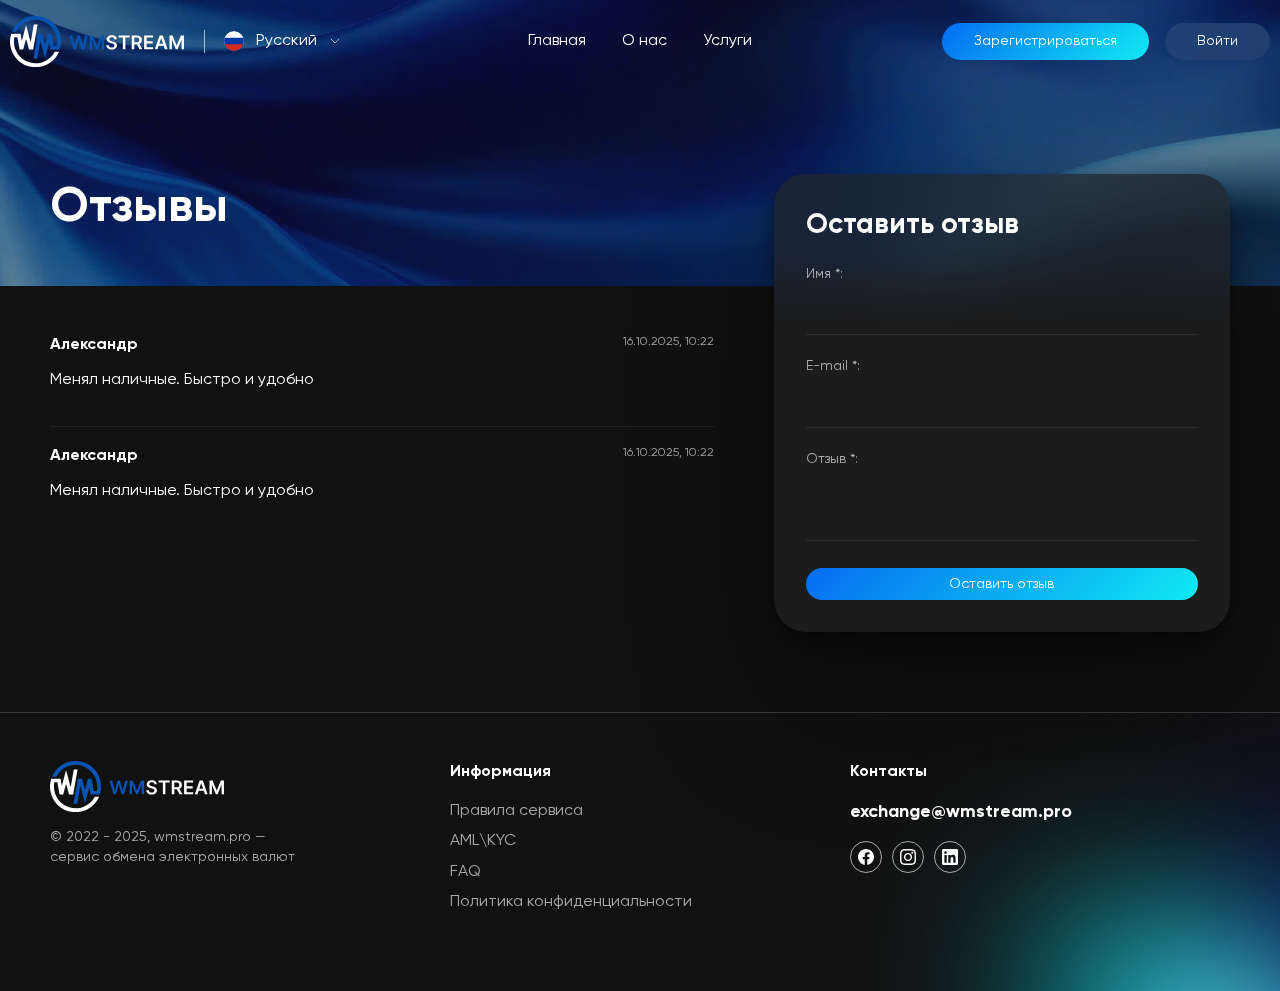
<file: reviews.html>
<!DOCTYPE html>
<html>

<head>

	<meta charset="utf-8">
	<!-- <base href="/"> -->

	<title>WMStream</title>

	<meta name="viewport"
		content="width=device-width, initial-scale=1.0, minimum-scale=1.0, maximum-scale=1.0, user-scalable=no">

	<link rel="icon" href="images/favicon.png">

	<link rel="stylesheet" href="libs/bootstrap/css/bootstrap-reboot.min.css">
	<link rel="stylesheet" href="libs/bootstrap/css/bootstrap-grid.min.css">

	<link rel="stylesheet" href="css/main.css">
	<link rel="stylesheet" href="css/media.css">

	<script src="libs/jquery/jquery-3.6.0.min.js" defer></script>

	<script src="js/common.js" defer></script>

</head>

<body>

	<div class="app">
		<header>
			<div class="container-fluid">
				<div class="row align-items-center">
					<div class="col-lg-3 col-6">
						<div class="d-flex align-items-center">
							<a href="/" class="logo">
								<svg width="174" height="51" viewBox="0 0 174 51" fill="none" xmlns="http://www.w3.org/2000/svg">
									<g clip-path="url(#clip0_4512_1014)">
										<path
											d="M27.2649 42.7852H23.5054C24.9864 34.4183 26.4294 26.1655 27.9105 17.8366C29.2016 17.8366 32.0877 17.8366 32.0877 17.8366C32.0877 17.8366 32.2016 18.293 32.2775 18.5973C33.113 21.4877 33.8725 24.378 34.632 27.2684C34.7079 27.5727 34.8218 27.8769 35.1256 28.1812C35.5054 26.8501 35.8472 25.4809 36.2269 24.1498C36.7206 22.3243 37.2142 20.5369 37.6699 18.7114C37.8218 18.0268 37.8978 17.8747 37.8978 17.8747C37.8978 17.8747 40.594 17.8366 41.5434 17.8366C42.2649 21.906 42.9864 25.8993 43.6699 29.8926H46.7839C47.4294 27.1163 47.3915 24.34 46.8598 21.5257C44.8851 11.2192 35.0117 3.42278 24.5307 3.87915C16.8978 4.25947 10.9737 7.98654 6.87248 14.7181C6.45476 15.4407 6.53071 15.2505 6.26488 15.6689C4.82185 15.6689 3.11298 15.6689 2.01172 15.6689C2.08767 15.3646 2.23957 15.0984 2.35349 14.9082C6.49273 6.42725 13.1383 1.36909 22.518 0.190117C36.075 -1.48326 48.2269 7.53016 50.7332 20.9552C51.4927 24.9485 51.2649 28.9038 50.0877 32.783C50.0117 33.0872 49.9358 33.2393 49.7839 33.4675C46.8978 33.5056 43.556 33.5056 40.556 33.5056C40.1383 31.2617 39.7586 29.0939 39.3408 26.8881C39.2269 26.8881 39.2269 26.8881 39.113 26.8881C37.7839 31.8322 36.4548 36.8143 35.1256 41.7584C34.9737 41.7584 35.0117 41.7584 34.8598 41.7584C33.4168 36.3959 31.9737 30.9955 30.5307 25.595C30.4168 25.595 30.4168 25.595 30.3029 25.595C29.2775 31.2997 28.2902 37.0425 27.2649 42.7852Z"
											fill="#0953B2" />
										<path
											d="M11.9625 24.5301C13.2916 19.548 14.6207 14.5279 15.9498 9.54575C16.0638 9.54575 16.0638 9.54575 16.1397 9.54575C17.5828 14.9462 19.0258 20.3847 20.5068 25.7851C20.6587 25.7851 20.6207 25.7851 20.7726 25.7851L23.8106 8.59497H27.5701C26.0891 16.9238 24.646 25.1766 23.203 33.5055C21.9119 33.5055 19.0638 33.5055 18.9878 33.5055C18.9878 33.4675 18.8739 33.0871 18.8359 32.8209C18.0384 29.9305 17.241 27.0402 16.4815 24.1498C16.4055 23.8455 16.2916 23.5413 15.9878 23.199C15.0764 26.6218 14.165 30.0066 13.2157 33.4675H9.57009C9.22832 31.5659 8.88655 29.6643 8.54478 27.8008C8.203 25.9373 7.86123 24.1117 7.55743 22.2482C7.44351 21.6017 7.40553 21.5637 7.36756 21.3735C6.53212 21.3735 4.29161 21.4115 4.21566 21.4115C4.21566 21.4496 4.13971 21.9059 4.02579 23.7695C3.22832 34.152 9.45617 43.2795 19.2916 46.3601C28.7093 49.3265 39.1144 45.2952 44.203 36.7001C44.5827 36.0536 44.6967 35.8634 44.6967 35.8254C44.7346 35.8254 47.8486 35.7493 49.1397 35.7493C48.4562 37.0424 47.9245 38.1833 47.241 39.2482C42.76 46.0178 36.5701 50.0871 28.4435 50.9619C14.5828 52.5592 2.24098 42.9753 0.266294 29.1319C-0.265351 25.595 0.000471477 22.0961 0.949839 18.6352C1.13971 17.9887 1.06376 18.2549 1.17769 17.8746C3.68402 17.9126 10.4435 17.8366 10.5574 17.8366C10.5574 17.8746 10.6334 18.1028 10.7093 18.7113C11.0131 20.6509 11.3929 22.5905 11.7346 24.5301C11.8486 24.5301 11.8106 24.5301 11.9625 24.5301Z"
											fill="white" />
										<path
											d="M63.4173 33.2772L59.5059 19.4338H62.2021L64.7084 29.6262H64.8223L67.4805 19.4338H69.9489L72.6071 29.6262H72.7211L75.2274 19.4338H77.9236L74.0122 33.2772H71.5438L68.7717 23.5793H68.6578L65.8856 33.3153H63.4173V33.2772Z"
											fill="#0953B2" />
										<path
											d="M79.6328 19.4338H82.7088L86.81 29.4741H86.9619L91.0632 19.4338H94.1391V33.2772H91.7467V23.7694H91.6328L87.7974 33.2392H86.0126L82.1771 23.7314H82.0252V33.2772H79.6328V19.4338Z"
											fill="#0953B2" />
										<path
											d="M104.391 23.237C104.315 22.6285 104.05 22.1722 103.594 21.8679C103.138 21.5256 102.531 21.3735 101.771 21.3735C101.239 21.3735 100.784 21.4496 100.442 21.6017C100.062 21.7538 99.7964 21.982 99.5686 22.2482C99.3787 22.5145 99.2648 22.8187 99.2648 23.161C99.2648 23.4652 99.3407 23.6934 99.4546 23.9216C99.5686 24.1498 99.7584 24.3019 99.9863 24.4541C100.214 24.6062 100.48 24.7203 100.746 24.8344C101.012 24.9485 101.315 25.0245 101.581 25.1006L102.872 25.4429C103.404 25.557 103.898 25.7471 104.391 25.9373C104.885 26.1274 105.303 26.3937 105.682 26.7359C106.062 27.0402 106.366 27.4205 106.594 27.8769C106.822 28.3332 106.936 28.8277 106.936 29.4362C106.936 30.2348 106.746 30.9574 106.328 31.5659C105.91 32.1744 105.303 32.6688 104.543 33.0111C103.746 33.3534 102.834 33.5435 101.695 33.5435C100.632 33.5435 99.6825 33.3914 98.885 33.0491C98.0875 32.7068 97.4799 32.2124 97.0243 31.6039C96.5686 30.9574 96.3407 30.1968 96.3027 29.246H98.7711C98.8091 29.7404 98.961 30.1207 99.2268 30.463C99.4926 30.8053 99.8344 31.0335 100.252 31.1856C100.67 31.3377 101.163 31.4138 101.657 31.4138C102.189 31.4138 102.682 31.3377 103.1 31.1856C103.518 31.0335 103.822 30.8053 104.088 30.501C104.315 30.1968 104.429 29.8545 104.429 29.4742C104.429 29.1319 104.315 28.8277 104.126 28.5614C103.936 28.3332 103.632 28.1431 103.252 27.9529C102.872 27.8008 102.455 27.6487 101.961 27.5346L100.404 27.1162C99.2648 26.812 98.3534 26.3937 97.7078 25.7852C97.0622 25.1766 96.7205 24.378 96.7205 23.3892C96.7205 22.5905 96.9483 21.8679 97.404 21.2594C97.8597 20.6509 98.4673 20.1565 99.2268 19.8142C99.9863 19.4719 100.86 19.3198 101.809 19.3198C102.796 19.3198 103.67 19.4719 104.391 19.8142C105.113 20.1565 105.72 20.6129 106.138 21.2214C106.556 21.8299 106.784 22.5145 106.784 23.3131H104.391V23.237Z"
											fill="white" />
										<path d="M108.607 21.5256V19.4338H119.658V21.5256H115.367V33.2772H112.899V21.5256H108.607Z"
											fill="white" />
										<path
											d="M121.746 33.2772V19.4338H126.949C128.012 19.4338 128.885 19.624 129.645 20.0043C130.366 20.3846 130.898 20.879 131.278 21.5636C131.657 22.2482 131.847 23.0088 131.847 23.8835C131.847 24.7582 131.657 25.5569 131.278 26.2034C130.898 26.8499 130.366 27.3444 129.607 27.7247C128.847 28.105 127.974 28.2571 126.911 28.2571H123.227V26.1654H126.569C127.176 26.1654 127.708 26.0893 128.088 25.8992C128.468 25.709 128.771 25.4808 128.961 25.1385C129.151 24.7963 129.265 24.3779 129.265 23.8835C129.265 23.3891 129.151 22.9708 128.961 22.6285C128.771 22.2862 128.468 22.02 128.088 21.8298C127.708 21.6397 127.176 21.5636 126.569 21.5636H124.29V33.3153H121.746V33.2772ZM128.923 27.0021L132.341 33.2772H129.531L126.189 27.0021H128.923Z"
											fill="white" />
										<path
											d="M134.127 33.2772V19.4338H143.127V21.5256H136.633V25.2907H142.671V27.3824H136.633V31.1855H143.165V33.2772H134.127Z"
											fill="white" />
										<path
											d="M147.455 33.2772H144.797L149.658 19.4338H152.734L157.594 33.2772H154.936L151.253 22.2862H151.139L147.455 33.2772ZM147.569 27.8388H154.86V29.8544H147.569V27.8388Z"
											fill="white" />
										<path
											d="M159.455 19.4338H162.531L166.632 29.4741H166.784L170.885 19.4338H173.961V33.2772H171.569V23.7694H171.455L167.62 33.2392H165.835L161.999 23.7314H161.885V33.2772H159.493V19.4338H159.455Z"
											fill="white" />
									</g>
									<defs>
										<clipPath id="clip0_4512_1014">
											<rect width="174" height="51" fill="white" />
										</clipPath>
									</defs>
								</svg>
							</a>
							<div class="lang_button d-none d-lg-flex align-items-center">
								<img src="images/ru.svg" alt="lang_icon">
								<div class="lang_button_current">
									<span>Русский</span>
								</div>
							</div>
						</div>
					</div>
					<div class="col-lg-6 d-none d-lg-block">
						<nav>
							<ul class="d-flex align-items-center justify-content-center">
								<li><a href="#">Главная</a></li>
								<li><a href="#">О нас</a></li>
								<li><a href="#">Услуги</a></li>
							</ul>
						</nav>
					</div>
					<div class="col-lg-3 col-6 d-flex justify-content-end align-items-center">
						<button class="menu_toggle d-lg-none d-flex align-items-center justify-content-center">
						</button>
						<div class="btn_group d-lg-flex d-none align-items-center justify-content-end">
							<a href="#" class="btn">Зарегистрироваться</a>
							<a href="#" class="btn btn_alt">Войти</a>
						</div>
					</div>
				</div>
			</div>
		</header>
		<aside>
			<div class="container">
				<div class="row">
					<div class="col-12">
						<div class="aside_wrap">
							<div class="lang_button d-flex d-lg-none align-items-center mb-3">
								<img src="images/ru.svg" alt="lang_icon">
								<div class="lang_button_current">
									<span>Русский</span>
								</div>
							</div>
							<ul class="mb-4">
								<li><a href="#">Главная</a></li>
								<li><a href="#">О нас</a></li>
								<li><a href="#">Услуги</a></li>
							</ul>
							<div class="btn_group mb-4 d-flex align-items-center justify-content-between">
								<a href="#" class="btn">Зарегистрироваться</a>
								<a href="#" class="btn btn_alt">Войти</a>
							</div>
							<a href="#" class="bold md_text mb-3 d-block">exchange@wmstream.pro</a>
							<div class="social d-flex align-items-center">
								<a href="" class="d-flex align-items-center justify-content-center">
									<svg width="16" height="16" viewBox="0 0 16 16" fill="none" xmlns="http://www.w3.org/2000/svg">
										<g clip-path="url(#clip0_4512_1007)">
											<path
												d="M16 8C16 3.58172 12.4183 0 8 0C3.58172 0 0 3.58172 0 8C0 11.993 2.92547 15.3027 6.75 15.9028V10.3125H4.71875V8H6.75V6.2375C6.75 4.2325 7.94438 3.125 9.77172 3.125C10.6467 3.125 11.5625 3.28125 11.5625 3.28125V5.25H10.5538C9.56 5.25 9.25 5.86672 9.25 6.5V8H11.4688L11.1141 10.3125H9.25V15.9028C13.0745 15.3027 16 11.993 16 8Z"
												fill="white" />
										</g>
										<defs>
											<clipPath id="clip0_4512_1007">
												<rect width="16" height="16" fill="white" />
											</clipPath>
										</defs>
									</svg>
								</a>
								<a href="" class="d-flex align-items-center justify-content-center">
									<svg width="16" height="16" viewBox="0 0 16 16" fill="none" xmlns="http://www.w3.org/2000/svg">
										<g clip-path="url(#clip0_4512_1010)">
											<path
												d="M8 1.44062C10.1375 1.44062 10.3906 1.45 11.2313 1.4875C12.0125 1.52187 12.4344 1.65313 12.7156 1.7625C13.0875 1.90625 13.3563 2.08125 13.6344 2.35938C13.9156 2.64062 14.0875 2.90625 14.2313 3.27813C14.3406 3.55938 14.4719 3.98438 14.5063 4.7625C14.5438 5.60625 14.5531 5.85938 14.5531 7.99375C14.5531 10.1313 14.5438 10.3844 14.5063 11.225C14.4719 12.0063 14.3406 12.4281 14.2313 12.7094C14.0875 13.0813 13.9125 13.35 13.6344 13.6281C13.3531 13.9094 13.0875 14.0813 12.7156 14.225C12.4344 14.3344 12.0094 14.4656 11.2313 14.5C10.3875 14.5375 10.1344 14.5469 8 14.5469C5.8625 14.5469 5.60938 14.5375 4.76875 14.5C3.9875 14.4656 3.56563 14.3344 3.28438 14.225C2.9125 14.0813 2.64375 13.9063 2.36563 13.6281C2.08438 13.3469 1.9125 13.0813 1.76875 12.7094C1.65938 12.4281 1.52813 12.0031 1.49375 11.225C1.45625 10.3813 1.44688 10.1281 1.44688 7.99375C1.44688 5.85625 1.45625 5.60313 1.49375 4.7625C1.52813 3.98125 1.65938 3.55938 1.76875 3.27813C1.9125 2.90625 2.0875 2.6375 2.36563 2.35938C2.64688 2.07812 2.9125 1.90625 3.28438 1.7625C3.56563 1.65313 3.99063 1.52187 4.76875 1.4875C5.60938 1.45 5.8625 1.44062 8 1.44062ZM8 0C5.82813 0 5.55625 0.009375 4.70313 0.046875C3.85313 0.084375 3.26875 0.221875 2.7625 0.41875C2.23438 0.625 1.7875 0.896875 1.34375 1.34375C0.896875 1.7875 0.625 2.23438 0.41875 2.75938C0.221875 3.26875 0.084375 3.85 0.046875 4.7C0.009375 5.55625 0 5.82812 0 8C0 10.1719 0.009375 10.4438 0.046875 11.2969C0.084375 12.1469 0.221875 12.7313 0.41875 13.2375C0.625 13.7656 0.896875 14.2125 1.34375 14.6562C1.7875 15.1 2.23438 15.375 2.75938 15.5781C3.26875 15.775 3.85 15.9125 4.7 15.95C5.55313 15.9875 5.825 15.9969 7.99688 15.9969C10.1688 15.9969 10.4406 15.9875 11.2938 15.95C12.1438 15.9125 12.7281 15.775 13.2344 15.5781C13.7594 15.375 14.2063 15.1 14.65 14.6562C15.0938 14.2125 15.3688 13.7656 15.5719 13.2406C15.7688 12.7313 15.9063 12.15 15.9438 11.3C15.9813 10.4469 15.9906 10.175 15.9906 8.00313C15.9906 5.83125 15.9813 5.55938 15.9438 4.70625C15.9063 3.85625 15.7688 3.27188 15.5719 2.76562C15.375 2.23438 15.1031 1.7875 14.6563 1.34375C14.2125 0.9 13.7656 0.625 13.2406 0.421875C12.7313 0.225 12.15 0.0875 11.3 0.05C10.4438 0.009375 10.1719 0 8 0Z"
												fill="white" />
											<path
												d="M8 3.89062C5.73125 3.89062 3.89062 5.73125 3.89062 8C3.89062 10.2688 5.73125 12.1094 8 12.1094C10.2688 12.1094 12.1094 10.2688 12.1094 8C12.1094 5.73125 10.2688 3.89062 8 3.89062ZM8 10.6656C6.52813 10.6656 5.33437 9.47188 5.33437 8C5.33437 6.52813 6.52813 5.33437 8 5.33437C9.47188 5.33437 10.6656 6.52813 10.6656 8C10.6656 9.47188 9.47188 10.6656 8 10.6656Z"
												fill="white" />
											<path
												d="M13.2312 3.72793C13.2312 4.25918 12.8 4.68731 12.2719 4.68731C11.7406 4.68731 11.3125 4.25606 11.3125 3.72793C11.3125 3.19668 11.7438 2.76855 12.2719 2.76855C12.8 2.76855 13.2312 3.19981 13.2312 3.72793Z"
												fill="white" />
										</g>
										<defs>
											<clipPath id="clip0_4512_1010">
												<rect width="16" height="16" fill="white" />
											</clipPath>
										</defs>
									</svg>
								</a>
								<a href="" class="d-flex align-items-center justify-content-center">
									<svg width="16" height="16" viewBox="0 0 16 16" fill="none" xmlns="http://www.w3.org/2000/svg">
										<g clip-path="url(#clip0_4512_1013)">
											<path
												d="M14.8156 0H1.18125C0.528125 0 0 0.515625 0 1.15313V14.8438C0 15.4813 0.528125 16 1.18125 16H14.8156C15.4688 16 16 15.4813 16 14.8469V1.15313C16 0.515625 15.4688 0 14.8156 0ZM4.74687 13.6344H2.37188V5.99687H4.74687V13.6344ZM3.55938 4.95625C2.79688 4.95625 2.18125 4.34062 2.18125 3.58125C2.18125 2.82188 2.79688 2.20625 3.55938 2.20625C4.31875 2.20625 4.93437 2.82188 4.93437 3.58125C4.93437 4.3375 4.31875 4.95625 3.55938 4.95625ZM13.6344 13.6344H11.2625V9.92188C11.2625 9.0375 11.2469 7.89687 10.0281 7.89687C8.79375 7.89687 8.60625 8.8625 8.60625 9.85938V13.6344H6.2375V5.99687H8.5125V7.04063H8.54375C8.85938 6.44063 9.63438 5.80625 10.7875 5.80625C13.1906 5.80625 13.6344 7.3875 13.6344 9.44375V13.6344Z"
												fill="white" />
										</g>
										<defs>
											<clipPath id="clip0_4512_1013">
												<rect width="16" height="16" fill="white" />
											</clipPath>
										</defs>
									</svg>
								</a>
							</div>
						</div>
					</div>
				</div>
			</div>
		</aside>
		<div class="aside_overlay"></div>
		<main>
			<div class="first_screen d-flex align-items-end">
				<div class="video_wrap">
					<video muted loop playsinline preload="true" autoplay="autoplay">
						<source src="video/video_resized.mp4" type="video/mp4" media="all and (max-width: 580px)">
						<source src="video/video.mp4" type="video/mp4">
					</video>
				</div>
				<div class="container">
					<div class="row gy-4 align-items-end">
						<div class="col-auto">
							<h1 class="mb-sm-5 mb-4 mt-5 pt-5">Отзывы</h1>
						</div>
					</div>
				</div>
			</div>
			<section class="pt-sm-5 pt-4 pb-0">
				<div class="container">
					<div class="row justify-content-between gy-4">
						<div class="col-12 d-flex flex-column flex-lg-row reviews_widget">
							<div class="many_reviews">
								<div class="many_reviews_ins">
									<div class="one_reviews" id="review-4" itemprop="review" itemscope=""
										itemtype="https://schema.org/Review">

										<meta itemprop="name" content="Менял наличные.…">
										<meta itemprop="datePublished" content="2025-10-16">
										<div itemprop="reviewRating" itemscope="" itemtype="https://schema.org/Rating">
											<meta itemprop="worstRating" content="1">
											<meta itemprop="ratingValue" content="5">
											<meta itemprop="bestRating" content="5">
										</div>

										<div class="one_reviews_ins">
											<div class="one_reviews_abs"></div>

											<div class="one_reviews_name">

												<span itemprop="author">Александр</span>

											</div>
											<div class="one_reviews_date">16.10.2025, 10:22</div>
											<div class="clear"></div>

											<div class="one_reviews_text" itemprop="description">
												<p>Менял наличные. Быстро и удобно</p>

												<div class="clear"></div>
											</div>
										</div>
									</div>
									<div class="one_reviews" id="review-4" itemprop="review" itemscope=""
										itemtype="https://schema.org/Review">

										<meta itemprop="name" content="Менял наличные.…">
										<meta itemprop="datePublished" content="2025-10-16">
										<div itemprop="reviewRating" itemscope="" itemtype="https://schema.org/Rating">
											<meta itemprop="worstRating" content="1">
											<meta itemprop="ratingValue" content="5">
											<meta itemprop="bestRating" content="5">
										</div>

										<div class="one_reviews_ins">
											<div class="one_reviews_abs"></div>

											<div class="one_reviews_name">

												<span itemprop="author">Александр</span>

											</div>
											<div class="one_reviews_date">16.10.2025, 10:22</div>
											<div class="clear"></div>

											<div class="one_reviews_text" itemprop="description">
												<p>Менял наличные. Быстро и удобно</p>

												<div class="clear"></div>
											</div>
										</div>
									</div>
								</div>
							</div>
							<div class="rf_div_wrap">
								<form method="post" class="ajax_post_form"
									action="https://bitcoinshark.exchange/premium_site_action-reviewsform.html?meth=post&amp;yid=5bcabaf918d8&amp;ynd=0&amp;lang=ru">

									<div class="rf_div_title">
										<div class="rf_div_title_ins">
											Оставить отзыв
										</div>
									</div>

									<div class="rf_div">
										<div class="rf_div_ins">


											<div class="form_field_line rf_line type_input field_name_name has_title">
												<div class="form_field_label rf_label"><label for="form_field_id-1-name"><span
															class="form_field_label_ins">Имя <span class="req">*</span>:</span></label></div>
												<div class="form_field_ins rf_line_ins">

													<input type="text" id="form_field_id-1-name" class="notclear rf_input" autocomplete="off"
														name="name" value="">


													<div class="form_field_errors">
														<div class="form_field_errors_ins"></div>
													</div>
												</div>
												<div class="form_field_clear rf_line_clear"></div>
											</div>

											<div class="form_field_line rf_line type_input field_name_email has_title">
												<div class="form_field_label rf_label"><label for="form_field_id-1-email"><span
															class="form_field_label_ins">E-mail <span class="req">*</span>:</span></label></div>
												<div class="form_field_ins rf_line_ins">

													<input type="text" id="form_field_id-1-email" class="notclear rf_input" autocomplete="off"
														name="email" value="">


													<div class="form_field_errors">
														<div class="form_field_errors_ins"></div>
													</div>
												</div>
												<div class="form_field_clear rf_line_clear"></div>
											</div>

											<div class="form_field_line rf_line type_text field_name_text has_title">
												<div class="form_field_label rf_label"><label for="form_field_id-1-text"><span
															class="form_field_label_ins">Отзыв <span class="req">*</span>:</span></label></div>
												<div class="form_field_ins rf_line_ins">

													<textarea id="form_field_id-1-text" class="rf_text" autocomplete="off"
														name="text"></textarea>


													<div class="form_field_errors">
														<div class="form_field_errors_ins"></div>
													</div>
												</div>
												<div class="form_field_clear rf_line_clear"></div>
											</div>


											<div class="rf_line has_submit">
												<input type="submit" formtarget="_top" name="submit" class="rf_submit" value="Оставить отзыв">
											</div>


										</div>
									</div>

								</form>
							</div>
						</div>
					</div>
				</div>
			</section>
		</main>
		<footer>
			<div class="container">
				<div class="row gy-4">
					<div class="col-sm">
						<a href="/" class="logo">
							<svg width="174" height="51" viewBox="0 0 174 51" fill="none" xmlns="http://www.w3.org/2000/svg">
								<g clip-path="url(#clip0_4512_1014)">
									<path
										d="M27.2649 42.7852H23.5054C24.9864 34.4183 26.4294 26.1655 27.9105 17.8366C29.2016 17.8366 32.0877 17.8366 32.0877 17.8366C32.0877 17.8366 32.2016 18.293 32.2775 18.5973C33.113 21.4877 33.8725 24.378 34.632 27.2684C34.7079 27.5727 34.8218 27.8769 35.1256 28.1812C35.5054 26.8501 35.8472 25.4809 36.2269 24.1498C36.7206 22.3243 37.2142 20.5369 37.6699 18.7114C37.8218 18.0268 37.8978 17.8747 37.8978 17.8747C37.8978 17.8747 40.594 17.8366 41.5434 17.8366C42.2649 21.906 42.9864 25.8993 43.6699 29.8926H46.7839C47.4294 27.1163 47.3915 24.34 46.8598 21.5257C44.8851 11.2192 35.0117 3.42278 24.5307 3.87915C16.8978 4.25947 10.9737 7.98654 6.87248 14.7181C6.45476 15.4407 6.53071 15.2505 6.26488 15.6689C4.82185 15.6689 3.11298 15.6689 2.01172 15.6689C2.08767 15.3646 2.23957 15.0984 2.35349 14.9082C6.49273 6.42725 13.1383 1.36909 22.518 0.190117C36.075 -1.48326 48.2269 7.53016 50.7332 20.9552C51.4927 24.9485 51.2649 28.9038 50.0877 32.783C50.0117 33.0872 49.9358 33.2393 49.7839 33.4675C46.8978 33.5056 43.556 33.5056 40.556 33.5056C40.1383 31.2617 39.7586 29.0939 39.3408 26.8881C39.2269 26.8881 39.2269 26.8881 39.113 26.8881C37.7839 31.8322 36.4548 36.8143 35.1256 41.7584C34.9737 41.7584 35.0117 41.7584 34.8598 41.7584C33.4168 36.3959 31.9737 30.9955 30.5307 25.595C30.4168 25.595 30.4168 25.595 30.3029 25.595C29.2775 31.2997 28.2902 37.0425 27.2649 42.7852Z"
										fill="#0953B2" />
									<path
										d="M11.9625 24.5301C13.2916 19.548 14.6207 14.5279 15.9498 9.54575C16.0638 9.54575 16.0638 9.54575 16.1397 9.54575C17.5828 14.9462 19.0258 20.3847 20.5068 25.7851C20.6587 25.7851 20.6207 25.7851 20.7726 25.7851L23.8106 8.59497H27.5701C26.0891 16.9238 24.646 25.1766 23.203 33.5055C21.9119 33.5055 19.0638 33.5055 18.9878 33.5055C18.9878 33.4675 18.8739 33.0871 18.8359 32.8209C18.0384 29.9305 17.241 27.0402 16.4815 24.1498C16.4055 23.8455 16.2916 23.5413 15.9878 23.199C15.0764 26.6218 14.165 30.0066 13.2157 33.4675H9.57009C9.22832 31.5659 8.88655 29.6643 8.54478 27.8008C8.203 25.9373 7.86123 24.1117 7.55743 22.2482C7.44351 21.6017 7.40553 21.5637 7.36756 21.3735C6.53212 21.3735 4.29161 21.4115 4.21566 21.4115C4.21566 21.4496 4.13971 21.9059 4.02579 23.7695C3.22832 34.152 9.45617 43.2795 19.2916 46.3601C28.7093 49.3265 39.1144 45.2952 44.203 36.7001C44.5827 36.0536 44.6967 35.8634 44.6967 35.8254C44.7346 35.8254 47.8486 35.7493 49.1397 35.7493C48.4562 37.0424 47.9245 38.1833 47.241 39.2482C42.76 46.0178 36.5701 50.0871 28.4435 50.9619C14.5828 52.5592 2.24098 42.9753 0.266294 29.1319C-0.265351 25.595 0.000471477 22.0961 0.949839 18.6352C1.13971 17.9887 1.06376 18.2549 1.17769 17.8746C3.68402 17.9126 10.4435 17.8366 10.5574 17.8366C10.5574 17.8746 10.6334 18.1028 10.7093 18.7113C11.0131 20.6509 11.3929 22.5905 11.7346 24.5301C11.8486 24.5301 11.8106 24.5301 11.9625 24.5301Z"
										fill="white" />
									<path
										d="M63.4173 33.2772L59.5059 19.4338H62.2021L64.7084 29.6262H64.8223L67.4805 19.4338H69.9489L72.6071 29.6262H72.7211L75.2274 19.4338H77.9236L74.0122 33.2772H71.5438L68.7717 23.5793H68.6578L65.8856 33.3153H63.4173V33.2772Z"
										fill="#0953B2" />
									<path
										d="M79.6328 19.4338H82.7088L86.81 29.4741H86.9619L91.0632 19.4338H94.1391V33.2772H91.7467V23.7694H91.6328L87.7974 33.2392H86.0126L82.1771 23.7314H82.0252V33.2772H79.6328V19.4338Z"
										fill="#0953B2" />
									<path
										d="M104.391 23.237C104.315 22.6285 104.05 22.1722 103.594 21.8679C103.138 21.5256 102.531 21.3735 101.771 21.3735C101.239 21.3735 100.784 21.4496 100.442 21.6017C100.062 21.7538 99.7964 21.982 99.5686 22.2482C99.3787 22.5145 99.2648 22.8187 99.2648 23.161C99.2648 23.4652 99.3407 23.6934 99.4546 23.9216C99.5686 24.1498 99.7584 24.3019 99.9863 24.4541C100.214 24.6062 100.48 24.7203 100.746 24.8344C101.012 24.9485 101.315 25.0245 101.581 25.1006L102.872 25.4429C103.404 25.557 103.898 25.7471 104.391 25.9373C104.885 26.1274 105.303 26.3937 105.682 26.7359C106.062 27.0402 106.366 27.4205 106.594 27.8769C106.822 28.3332 106.936 28.8277 106.936 29.4362C106.936 30.2348 106.746 30.9574 106.328 31.5659C105.91 32.1744 105.303 32.6688 104.543 33.0111C103.746 33.3534 102.834 33.5435 101.695 33.5435C100.632 33.5435 99.6825 33.3914 98.885 33.0491C98.0875 32.7068 97.4799 32.2124 97.0243 31.6039C96.5686 30.9574 96.3407 30.1968 96.3027 29.246H98.7711C98.8091 29.7404 98.961 30.1207 99.2268 30.463C99.4926 30.8053 99.8344 31.0335 100.252 31.1856C100.67 31.3377 101.163 31.4138 101.657 31.4138C102.189 31.4138 102.682 31.3377 103.1 31.1856C103.518 31.0335 103.822 30.8053 104.088 30.501C104.315 30.1968 104.429 29.8545 104.429 29.4742C104.429 29.1319 104.315 28.8277 104.126 28.5614C103.936 28.3332 103.632 28.1431 103.252 27.9529C102.872 27.8008 102.455 27.6487 101.961 27.5346L100.404 27.1162C99.2648 26.812 98.3534 26.3937 97.7078 25.7852C97.0622 25.1766 96.7205 24.378 96.7205 23.3892C96.7205 22.5905 96.9483 21.8679 97.404 21.2594C97.8597 20.6509 98.4673 20.1565 99.2268 19.8142C99.9863 19.4719 100.86 19.3198 101.809 19.3198C102.796 19.3198 103.67 19.4719 104.391 19.8142C105.113 20.1565 105.72 20.6129 106.138 21.2214C106.556 21.8299 106.784 22.5145 106.784 23.3131H104.391V23.237Z"
										fill="white" />
									<path d="M108.607 21.5256V19.4338H119.658V21.5256H115.367V33.2772H112.899V21.5256H108.607Z"
										fill="white" />
									<path
										d="M121.746 33.2772V19.4338H126.949C128.012 19.4338 128.885 19.624 129.645 20.0043C130.366 20.3846 130.898 20.879 131.278 21.5636C131.657 22.2482 131.847 23.0088 131.847 23.8835C131.847 24.7582 131.657 25.5569 131.278 26.2034C130.898 26.8499 130.366 27.3444 129.607 27.7247C128.847 28.105 127.974 28.2571 126.911 28.2571H123.227V26.1654H126.569C127.176 26.1654 127.708 26.0893 128.088 25.8992C128.468 25.709 128.771 25.4808 128.961 25.1385C129.151 24.7963 129.265 24.3779 129.265 23.8835C129.265 23.3891 129.151 22.9708 128.961 22.6285C128.771 22.2862 128.468 22.02 128.088 21.8298C127.708 21.6397 127.176 21.5636 126.569 21.5636H124.29V33.3153H121.746V33.2772ZM128.923 27.0021L132.341 33.2772H129.531L126.189 27.0021H128.923Z"
										fill="white" />
									<path
										d="M134.127 33.2772V19.4338H143.127V21.5256H136.633V25.2907H142.671V27.3824H136.633V31.1855H143.165V33.2772H134.127Z"
										fill="white" />
									<path
										d="M147.455 33.2772H144.797L149.658 19.4338H152.734L157.594 33.2772H154.936L151.253 22.2862H151.139L147.455 33.2772ZM147.569 27.8388H154.86V29.8544H147.569V27.8388Z"
										fill="white" />
									<path
										d="M159.455 19.4338H162.531L166.632 29.4741H166.784L170.885 19.4338H173.961V33.2772H171.569V23.7694H171.455L167.62 33.2392H165.835L161.999 23.7314H161.885V33.2772H159.493V19.4338H159.455Z"
										fill="white" />
								</g>
								<defs>
									<clipPath id="clip0_4512_1014">
										<rect width="174" height="51" fill="white" />
									</clipPath>
								</defs>
							</svg>
						</a>
						<div class="light sm_text mt-3 d-none d-lg-block">
							© 2022 - 2025, wmstream.pro — <br>сервис обмена электронных валют
						</div>
					</div>
					<div class="col-sm">
						<div class="bold mb-3">Информация</div>
						<nav>
							<ul>
								<li><a href="#">Правила сервиса</a></li>
								<li><a href="#">AML\KYC</a></li>
								<li><a href="#">FAQ</a></li>
								<li><a href="#">Политика конфиденциальности</a></li>
							</ul>
						</nav>
					</div>
					<div class="col-sm">
						<div class="bold mb-3">Контакты</div>
						<a href="#" class="bold md_text mb-3 d-block">exchange@wmstream.pro</a>
						<div class="social d-flex align-items-center">
							<a href="" class="d-flex align-items-center justify-content-center">
								<svg width="16" height="16" viewBox="0 0 16 16" fill="none" xmlns="http://www.w3.org/2000/svg">
									<g clip-path="url(#clip0_4512_1007)">
										<path
											d="M16 8C16 3.58172 12.4183 0 8 0C3.58172 0 0 3.58172 0 8C0 11.993 2.92547 15.3027 6.75 15.9028V10.3125H4.71875V8H6.75V6.2375C6.75 4.2325 7.94438 3.125 9.77172 3.125C10.6467 3.125 11.5625 3.28125 11.5625 3.28125V5.25H10.5538C9.56 5.25 9.25 5.86672 9.25 6.5V8H11.4688L11.1141 10.3125H9.25V15.9028C13.0745 15.3027 16 11.993 16 8Z"
											fill="white" />
									</g>
									<defs>
										<clipPath id="clip0_4512_1007">
											<rect width="16" height="16" fill="white" />
										</clipPath>
									</defs>
								</svg>
							</a>
							<a href="" class="d-flex align-items-center justify-content-center">
								<svg width="16" height="16" viewBox="0 0 16 16" fill="none" xmlns="http://www.w3.org/2000/svg">
									<g clip-path="url(#clip0_4512_1010)">
										<path
											d="M8 1.44062C10.1375 1.44062 10.3906 1.45 11.2313 1.4875C12.0125 1.52187 12.4344 1.65313 12.7156 1.7625C13.0875 1.90625 13.3563 2.08125 13.6344 2.35938C13.9156 2.64062 14.0875 2.90625 14.2313 3.27813C14.3406 3.55938 14.4719 3.98438 14.5063 4.7625C14.5438 5.60625 14.5531 5.85938 14.5531 7.99375C14.5531 10.1313 14.5438 10.3844 14.5063 11.225C14.4719 12.0063 14.3406 12.4281 14.2313 12.7094C14.0875 13.0813 13.9125 13.35 13.6344 13.6281C13.3531 13.9094 13.0875 14.0813 12.7156 14.225C12.4344 14.3344 12.0094 14.4656 11.2313 14.5C10.3875 14.5375 10.1344 14.5469 8 14.5469C5.8625 14.5469 5.60938 14.5375 4.76875 14.5C3.9875 14.4656 3.56563 14.3344 3.28438 14.225C2.9125 14.0813 2.64375 13.9063 2.36563 13.6281C2.08438 13.3469 1.9125 13.0813 1.76875 12.7094C1.65938 12.4281 1.52813 12.0031 1.49375 11.225C1.45625 10.3813 1.44688 10.1281 1.44688 7.99375C1.44688 5.85625 1.45625 5.60313 1.49375 4.7625C1.52813 3.98125 1.65938 3.55938 1.76875 3.27813C1.9125 2.90625 2.0875 2.6375 2.36563 2.35938C2.64688 2.07812 2.9125 1.90625 3.28438 1.7625C3.56563 1.65313 3.99063 1.52187 4.76875 1.4875C5.60938 1.45 5.8625 1.44062 8 1.44062ZM8 0C5.82813 0 5.55625 0.009375 4.70313 0.046875C3.85313 0.084375 3.26875 0.221875 2.7625 0.41875C2.23438 0.625 1.7875 0.896875 1.34375 1.34375C0.896875 1.7875 0.625 2.23438 0.41875 2.75938C0.221875 3.26875 0.084375 3.85 0.046875 4.7C0.009375 5.55625 0 5.82812 0 8C0 10.1719 0.009375 10.4438 0.046875 11.2969C0.084375 12.1469 0.221875 12.7313 0.41875 13.2375C0.625 13.7656 0.896875 14.2125 1.34375 14.6562C1.7875 15.1 2.23438 15.375 2.75938 15.5781C3.26875 15.775 3.85 15.9125 4.7 15.95C5.55313 15.9875 5.825 15.9969 7.99688 15.9969C10.1688 15.9969 10.4406 15.9875 11.2938 15.95C12.1438 15.9125 12.7281 15.775 13.2344 15.5781C13.7594 15.375 14.2063 15.1 14.65 14.6562C15.0938 14.2125 15.3688 13.7656 15.5719 13.2406C15.7688 12.7313 15.9063 12.15 15.9438 11.3C15.9813 10.4469 15.9906 10.175 15.9906 8.00313C15.9906 5.83125 15.9813 5.55938 15.9438 4.70625C15.9063 3.85625 15.7688 3.27188 15.5719 2.76562C15.375 2.23438 15.1031 1.7875 14.6563 1.34375C14.2125 0.9 13.7656 0.625 13.2406 0.421875C12.7313 0.225 12.15 0.0875 11.3 0.05C10.4438 0.009375 10.1719 0 8 0Z"
											fill="white" />
										<path
											d="M8 3.89062C5.73125 3.89062 3.89062 5.73125 3.89062 8C3.89062 10.2688 5.73125 12.1094 8 12.1094C10.2688 12.1094 12.1094 10.2688 12.1094 8C12.1094 5.73125 10.2688 3.89062 8 3.89062ZM8 10.6656C6.52813 10.6656 5.33437 9.47188 5.33437 8C5.33437 6.52813 6.52813 5.33437 8 5.33437C9.47188 5.33437 10.6656 6.52813 10.6656 8C10.6656 9.47188 9.47188 10.6656 8 10.6656Z"
											fill="white" />
										<path
											d="M13.2312 3.72793C13.2312 4.25918 12.8 4.68731 12.2719 4.68731C11.7406 4.68731 11.3125 4.25606 11.3125 3.72793C11.3125 3.19668 11.7438 2.76855 12.2719 2.76855C12.8 2.76855 13.2312 3.19981 13.2312 3.72793Z"
											fill="white" />
									</g>
									<defs>
										<clipPath id="clip0_4512_1010">
											<rect width="16" height="16" fill="white" />
										</clipPath>
									</defs>
								</svg>
							</a>
							<a href="" class="d-flex align-items-center justify-content-center">
								<svg width="16" height="16" viewBox="0 0 16 16" fill="none" xmlns="http://www.w3.org/2000/svg">
									<g clip-path="url(#clip0_4512_1013)">
										<path
											d="M14.8156 0H1.18125C0.528125 0 0 0.515625 0 1.15313V14.8438C0 15.4813 0.528125 16 1.18125 16H14.8156C15.4688 16 16 15.4813 16 14.8469V1.15313C16 0.515625 15.4688 0 14.8156 0ZM4.74687 13.6344H2.37188V5.99687H4.74687V13.6344ZM3.55938 4.95625C2.79688 4.95625 2.18125 4.34062 2.18125 3.58125C2.18125 2.82188 2.79688 2.20625 3.55938 2.20625C4.31875 2.20625 4.93437 2.82188 4.93437 3.58125C4.93437 4.3375 4.31875 4.95625 3.55938 4.95625ZM13.6344 13.6344H11.2625V9.92188C11.2625 9.0375 11.2469 7.89687 10.0281 7.89687C8.79375 7.89687 8.60625 8.8625 8.60625 9.85938V13.6344H6.2375V5.99687H8.5125V7.04063H8.54375C8.85938 6.44063 9.63438 5.80625 10.7875 5.80625C13.1906 5.80625 13.6344 7.3875 13.6344 9.44375V13.6344Z"
											fill="white" />
									</g>
									<defs>
										<clipPath id="clip0_4512_1013">
											<rect width="16" height="16" fill="white" />
										</clipPath>
									</defs>
								</svg>
							</a>
						</div>
						<div class="light sm_text mt-3 d-block d-lg-none">
							© 2022 - 2025, wmstream.pro — <br>сервис обмена электронных валют
						</div>
					</div>
				</div>
			</div>
		</footer>
	</div>
	<div class="language_select">
		<div class="container">
			<div class="row">
				<div class="col-12">
					<div class="d-flex align-items-center justify-content-between mb-4">
						<div class="mb-0 three">Выберите язык</div>
						<button class="close_btn d-flex align-items-center justify-content-center">
							<svg width="14" height="14" viewBox="0 0 14 14" fill="none" xmlns="http://www.w3.org/2000/svg">
								<path d="M13 1L1 13M1 1L13 13" stroke="#fff" stroke-width="2" stroke-linecap="round"
									stroke-linejoin="round"></path>
							</svg>
						</button>
					</div>
					<div class="language_select_items">
						<a href="#" class="d-flex align-items-center">
							<img src="images/ru.svg" alt="">
							<span>Русский</span>
						</a>
						<a href="#" class="d-flex align-items-center">
							<img src="images/ru.svg" alt="">
							<span>Русский</span>
						</a>
					</div>
				</div>
			</div>
		</div>
	</div>
</body>

</html>
</file>
<file: css/main.css>
/* USER VARIABLES SECTION */

:root {
	--accent: linear-gradient(135deg, #056cf2 0%, #11e9f2 100%);
	--blue: #052043;
	--dark_gradient: linear-gradient(180deg, #242424 0%, #161616 100%);
	--text: #fff;
	--border: rgba(255, 255, 255, 0.08);
	--light: rgba(255, 255, 255, 0.64);
	--regular-text: 16px;
	--lineheight: 1.4;
	--userfont: Gilroy, sans-serif;
	--systemfont: -apple-system, BlinkMacSystemFont, Arial, sans-serif;
	--index: calc(1vw + 1vh);
	--r50: 50%;
	--r16: 16px;
	--r24: 24px;
	--r32: 32px;
	--transition: 0.2s ease all;
}

/* BOOTSTRAP SETTINGS SECTION */

/* gutter 20px (10px + 10px). Comment this code for default gutter start at 1.5rem (24px) wide. */
.container,
.container-fluid,
.container-lg,
.container-md,
.container-sm,
.container-xl,
.container-xxl {
	--bs-gutter-x: .625rem;
}

.row,
.row>* {
	--bs-gutter-x: 1.25rem;
}

/* FONTS LOAD SECTION */

@font-face {
	src: url("../fonts/Gilroy-Regular.woff2") format("woff2");
	font-family: "Gilroy";
	font-weight: 400;
	font-style: normal;
}

@font-face {
	src: url("../fonts/Gilroy-Medium.woff2") format("woff2");
	font-family: "Gilroy";
	font-weight: 500;
	font-style: normal;
}

@font-face {
	src: url("../fonts/Gilroy-Bold.woff2") format("woff2");
	font-family: "Gilroy";
	font-weight: 700;
	font-style: normal;
}


/* GENERAL CSS SETTINGS */

::placeholder {
	color: #fff;
}

::selection {
	background-color: #0884f2;
	color: #fff;
}

input,
textarea {
	outline: none;
}
a{
	color: #fff
}
body {
	font-family: var(--userfont);
	font-size: var(--regular-text);
	line-height: var(--lineheight);
	color: var(--text);
	min-width: 320px;
	position: relative;
	overflow-x: hidden;
	background: #111111;
}
body.lock{
	overflow: hidden;
}
/* Stretch page to top | to bottom and sections*/
html,
body {
	height: 100%;
}

.app {
	min-height: 100%;
	display: flex;
	flex-direction: column;
}

main {
	flex: 1 1 auto;
}

section {
	padding-top: 100px;
	position: relative;
	z-index: 1;
}

.light_layer {
	content: '';
	background: url('../images/section_light.png') no-repeat left center;
	max-width: 470px;
	width: 100%;
	height: 100%;
	position: absolute;
	background-size: contain;
	left: 0;
	z-index: -1;
}

/* text styles */
h1,
.one,
h2,
.two,
h3,
.three,
h4,
.four,
h5,
.five ,.rf_div_title_ins{
	font-weight: 700;
}

h1,
.one {
	font-size: 48px;
}

h2,
.two {
	font-size: 36px;
}

h3,
.three,.rf_div_title_ins {
	font-size: 28px;
}

h4,
.four {
	font-size: 24px;
}

h5,
.five {
	font-size: 20px;
}

.xxl_text {
	font-size: 32px;
}

.lg_text {
	font-size: 26px;
}

.md_text {
	font-size: 18px;
}

.sm_text {
	font-size: 14px;
}

.text_center {
	text-align: center;
}

.bold {
	font-weight: 700;
}

.medium {
	font-weight: 600;
}

.light {
	color: var(--light);
}
.rf_div_title_ins{
	margin-bottom: 1.1rem;
}
/* buttons */
.btn,.cf_submit,.rf_submit {
	display: inline-block;
	text-align: center;
	color: #fff;
	padding: 9px 32px;
	font-size: 14px;
	border-radius: 50px;
	text-decoration: none;
	border: none;
	outline: none;
	background: var(--accent);
	transition: var(--transition);
	font-weight: 400;
}
.cf_submit{
	padding: 11px 32px;
}

.btn.btn_alt {
	backdrop-filter: blur(48px);
	background: rgba(255, 255, 255, 0.08);
}

/* user styles */
header {
	position: fixed;
	z-index: 22;
	background: transparent;
	left: 0;
	width: 100%;
	padding: 16px 0;
	transition: var(--transition);
}

header.scrolled {
	position: fixed;
	background: var(--dark_gradient);
	opacity: 1;
	padding: 8px 0;
}

header ul {
	list-style: none;
	padding-left: 0;
	margin-bottom: 0;
}

header ul li a {
	color: #fff;
	text-decoration: none;
	padding: 4px 18px;
	transition: var(--transition);
}

header .btn+* {
	margin-left: 16px;
}

.lang_button {
	padding-left: 20px;
	margin-left: 20px;
	position: relative;
	z-index: 1;
	cursor: pointer;
}

header .lang_button::before {
	content: '';
	background: var(--light);
	z-index: -1;
	width: 1px;
	height: 100%;
	position: absolute;
	left: 0;
}

.lang_button img {
	margin-right: 12px;
	width: 20px;
	min-width: 20px;
	height: 20px;
	border-radius: var(--r50);
	object-fit: contain;
}

.lang_button .lang_button_current {
	position: relative;
	z-index: 1;
	margin-right: 8px;
	padding-right: 26px;
	background: url('../images/angle_down.svg') no-repeat center right;
}

.menu_toggle {
	background: var(--dark_gradient);
	border-radius: var(--r50);
	width: 44px;
	height: 44px;
	position: relative;
	z-index: 1;
	border: none;
	outline: none;
	border: 1px solid var(--border);
}

.menu_toggle:after,
.menu_toggle:before{
	width: 24px;
	height: 2px;
	background: #fff;
	transition: all .3s ease;
	content: '';
	position: absolute;
}
.menu_toggle::after {
	top: 16px;
}
.menu_toggle::before {
	bottom: 16px;
}


.menu_toggle.active::before {
	-webkit-transform: rotate(45deg);
	-ms-transform: rotate(45deg);
	transform: rotate(45deg);
	-webkit-transition: .2s ease;
	-o-transition: .2s ease;
	transition: .2s ease;
	bottom: 20px;
}

.menu_toggle.active::after {
	-webkit-transition: .2s ease;
	-o-transition: .2s ease;
	transition: .2s ease;
	-webkit-transform: rotate(-45deg);
	-ms-transform: rotate(-45deg);
	transform: rotate(-45deg);
	top: 20px;
}
aside{
	position: fixed;
	width: 100%;
	max-height: 700px;
	background: #111;
	left: 0;
	top: 0;
	z-index: 21;
}
aside .aside_wrap{
	padding-top: 120px;
	padding-bottom: 40px;
}
aside .aside_wrap ul{
	list-style: none;
	padding-left: 0;
	margin-bottom: 0;
}
aside .aside_wrap ul li{
	width: 100%;
}
aside .aside_wrap ul li a{
	color: #fff;
	font-weight: 600;
	text-decoration: none;
	display: block;
	font-size: 26px;
	padding: 10px 0;
}
aside .aside_wrap ul li + * a{
	border-top: 1px solid var(--border);
}
aside a{
	text-decoration: none;
}
aside .btn + *{
	margin-left: 10px;
}
aside .btn{
	width: 100%;
	padding: 10px 20px;
}
.aside_overlay{
	z-index: 20;
	position: fixed;
	width: 100%;
	height: 100%;
	left: 0;
	top: 0;
	background: #05050575;
	display: none;
}
.first_screen_home.first_screen {
	min-height: 800px;
	position: relative;
	z-index: 1;
}

.first_screen_home::after {
	content: '';
	background: linear-gradient(180deg, #1110 0%, #111 100%);
	position: absolute;
	width: 100%;
	height: 100%;
	max-height: 426px;
	left: 0;
	bottom: 0;
	z-index: -1;
}
.first_screen{
	min-height: 286px;
	position: relative;
}
.video_wrap {
	position: absolute;
	z-index: -1;
	left: 0;
	top: 0;
	width: 100%;
	right: 0;
	bottom: 0;
	margin: auto;
}

.video_wrap::after {
	content: '';
	background: rgba(17, 17, 17, 0.45);
	position: absolute;
	width: 100%;
	height: 100%;
	left: 0;
	top: 0;
	z-index: 3;
}

video {
	height: 100%;
	width: 100%;
	object-fit: cover;
}

/* exchange wrap */
.exchange_wrap,.rf_div_wrap {
	box-shadow: 0 2px 4px 0 rgba(0, 0, 0, 0.08), 0 5px 9px 0 rgba(0, 0, 0, 0.12), 0 9px 17px 0 rgba(0, 0, 0, 0.15), 0 16px 31px 0 rgba(0, 0, 0, 0.18), 0 30px 58px 0 rgba(0, 0, 0, 0.22), 0 73px 138px 0 rgba(0, 0, 0, 0.3);
	backdrop-filter: blur(24px);
	background: rgba(34, 34, 34, 0.64);
	padding: 32px;
	border-radius: var(--r32);
}

.exchange_wrap .btn,.rf_div_wrap .btn {
	width: 100%;
	margin-top: 24px;
}

.exchange_wrap a {
	color: #fff;
}

.exchange_group {
	border-radius: var(--r16);
	border: 1px solid var(--border);
	padding: 16px;
}

.exchange_group:first-child {
	margin-top: 0;
}

.exchange_swap {
	margin: 0 auto;
	width: 48px;
	height: 48px;
	border: 1px solid var(--border);
	display: flex;
	align-items: center;
	justify-content: center;
	border-radius: var(--r50);
	cursor: pointer;
}

.exchange_group {
	margin-top: 20px;
}

.exchange_group+* {
	margin-top: 20px;
}

.exchange_group input,form input,form textarea {
	width: 100%;
	border: none;
	border: none;
	background: transparent;
	font-weight: 600;
	color: #fff;
	font-size: 28px;
	padding: 10px 0 4px 0;
	border-bottom: 1px solid var(--border);
	line-height: 1;
	resize: none;
}

.exchange_group .sm_text {
	margin-bottom: 12px;
}

.exchange_group label,form label {
	width: 100%;
	color: var(--light);
	font-size: 14px;
}

.exchange_group select,form select {
	width: 100%;
	color: #fff;
	background: rgba(255, 255, 255, 0.08);
	border-radius: var(--r32);
	border: none;
	padding: 10px;
	padding-right: 20px;
}

/* steps widget */
.steps_item {
	position: relative;
	text-align: center;
}

.steps_item>div>div:first-child {
	background: var(--blue);
	border-radius: 50%;
	width: 64px;
	min-width: 64px;
	height: 64px;
	display: flex;
	align-items: center;
	justify-content: center;
	margin-bottom: 12px;
	z-index: 1;
	position: relative;
}

.steps_item>div>div:first-child span {
	background: var(--accent);
	-webkit-background-clip: text;
	-webkit-text-fill-color: transparent;
	background-clip: text;
	color: transparent;
	font-weight: 700;
	font-size: 24px;
}

.steps_item>div>div:last-child {
	margin: 0 20px;
}

/* Линия справа */
.steps_item:not(.disable_after)::after {
	content: "";
	position: absolute;
	top: 32px;
	left: 50%;
	width: 100%;
	height: 2px;
	background-image: repeating-linear-gradient(to right,
			rgba(5, 108, 242, 0.16),
			transparent 4px 8px);
	z-index: 0;
}

.steps_item:first-child::before,
.steps_item:last-child::after {
	content: none;
}

/* card item */
.card_item {
	position: relative;
	border-radius: var(--r24);
	background: var(--dark_gradient);
	padding: 28px;
	height: 100%;
}

.card_item::before {
	content: "";
	position: absolute;
	inset: 0;
	padding: 1px;
	/* толщина рамки */
	border-radius: 24px;
	/* тот же радиус, что и у блока */
	background: linear-gradient(180deg, rgba(255, 255, 255, 0.08) 0%, rgba(255, 255, 255, 0.08) 100%);
	-webkit-mask:
		linear-gradient(#fff 0 0) content-box,
		linear-gradient(#fff 0 0);
	-webkit-mask-composite: xor;
	mask-composite: exclude;
	pointer-events: none;
	/* чтобы не мешало кликам */
}

.card_item_small img {
	height: 42px;
	width: 42px;
	min-width: 42px;
	object-fit: contain;
	margin-right: 16px;
}

/* grid items */
.columns-4 {
	display: grid;
	grid-template-columns: repeat(4, 1fr);
	gap: 40px;
	/* расстояние между колонками */
	align-items: center;
	justify-items: center;
	/* выравнивание кружков по центру */
}

.partner_item {
	transition: var(--transition);
}
.partner_item img{
	width: 100%;
	object-fit: contain;
	max-height: 100px;
}

/* footer */
footer {
	margin-top: 80px;
	border-top: rgba(255, 255, 255, 0.16) 1px solid;
	padding: 48px 0 78px 0;
	position: relative;
	overflow: hidden;
	z-index: 1;
}

footer::after {
	content: '';
	background: url('../images/light.png') no-repeat right bottom;
	max-width: 470px;
	width: 100%;
	height: 100%;
	position: absolute;
	right: 0;
	bottom: 0;
	z-index: -1;
}

footer ul {
	list-style: none;
	padding-left: 0;
	margin-bottom: 0;
}

footer ul li+* {
	margin-top: 8px;
}

footer ul li a {
	color: var(--light);
	text-decoration: none;
}

footer a {
	color: #fff;
	text-decoration: none;
}

.social a {
	width: 32px;
	height: 32px;
	border-radius: var(--r50);
	border: 1px solid var(--light);
}

.social a+* {
	margin-left: 10px;
}

.language_select {
	position: fixed;
	z-index: 99;
	width: 100%;
	height: 100%;
	left: 0;
	top: 0;
	background: #111;
	padding: 40px 0;
	display: none;
}

.close_btn {
	background: var(--dark_gradient);
	border-radius: var(--r50);
	width: 44px;
	height: 44px;
	position: relative;
	z-index: 1;
	border: none;
	outline: none;
}

.close_btn::after {
	content: "";
	position: absolute;
	inset: 0;
	padding: 1px;
	/* толщина рамки */
	border-radius: 24px;
	/* тот же радиус, что и у блока */
	background: linear-gradient(180deg, rgba(255, 255, 255, 0.08) 0%, rgba(255, 255, 255, 0.08) 100%);
	-webkit-mask:
		linear-gradient(#fff 0 0) content-box,
		linear-gradient(#fff 0 0);
	-webkit-mask-composite: xor;
	mask-composite: exclude;
	pointer-events: none;
	/* чтобы не мешало кликам */
}

.language_select .language_select_items a {
	color: #fff;
	text-decoration: none;
	transition: var(--transition);
}

.language_select .language_select_items a img {
	margin-right: 8px;
	width: 32px;
	height: 32px;
	object-fit: contain;
	border-radius: var(--r50);
	border: 1px solid var(--border)
}

.language_select .language_select_items a+* {
	margin-top: 20px;
	padding-top: 20px;
	border-top: 1px solid var(--border);
}
.page_content ol li + *,.page_content ul li + *{
	margin-top: 1.2rem;
}
.contact_widget a{
	color: #fff;
	text-decoration: none;
}
.contact_form_margin form input{
	font-weight: 400;
	font-size: initial;
}
.form_field_line + *{
	margin-top: 20px;
}
.many_reviews {
	flex: 9 1 auto;
	}
	.rf_div_wrap {
    flex: auto;
}
.reviews_widget{
	gap: 0 60px;
}
.many_reviews_ins .one_reviews + *{
	margin-top: 18px;
	padding-top: 18px;
	border-top: var(--border) 1px solid;
}
.one_reviews_name{
	float: left;
	display: inline-block;
	font-weight: 600;
	margin-bottom: 0.8rem;
}
.one_reviews_date{
	float: right;
	display: inline-block;
	color: var(--light);
	font-size: 12px;
	margin-bottom: 0.8rem;
}
.one_reviews_text{
	width: 100%;
	display: flex;

}
</file>
<file: css/media.css>
/* === DESKTOP FIRST === */

/* xl <= Extra extra large (xxl) */
@media (max-width : 1400px) {

}

/* lg <= Extra large (xl) */
@media (max-width : 1200px) {

}

/* md <= Large (lg) */
@media (max-width : 992px) {
	.first_screen_home{
		padding-top: 100px;
	}
	aside{
		display: none;
	}
	.lang_button {
		padding-left: 0;
		margin-left: 0;
		
	}
	.lang_button .lang_button_current{
		font-size: 24px;
		width: 100%;
	}
	body{
		font-size: calc(var(--index) * 1.2);
	}
	.md_text{
		font-size: calc(var(--index) * 1.3);
	}
	.sm_text{
		font-size: calc(var(--index) * 1.2);
	}
	.exchange_group label,form label{
		font-size: calc(var(--index) * 1.2);
	}
	section{
		padding-top: 60px;
	}
	h1,.one{
		font-size: calc(var(--index) * 2.6);
	}
	h2,.two{
		font-size: calc(var(--index) * 2.4);
	}
	h3,.three,.xxl_text,.rf_div_title_ins{
		font-size: calc(var(--index) * 2.2);
	}
	h4,.four{
		font-size: calc(var(--index) * 2);
	}
	h5,.five{
		font-size: calc(var(--index) * 1.8);
	}
	.exchange_group input{
		font-size: calc(var(--index) * 2);
	}
	.exchange_group{
		margin-top: 16px;
	}
	.exchange_group+* {
    margin-top: 16px;
}
.first_screen{
	min-height: 180px;
}
}

/* sm <= Medium (md) */
@media (max-width : 768px) {
	.columns-4{
		grid-template-columns: repeat(2, 1fr);
		gap: 18px;
	}
	.partner_item img{
		max-height: 70px;
	}
	.card_item{
		padding: 12px 18px;
	}
	.card_item.card_item_small{
		padding: 12px 14px;
	}
	.card_item_small img{
		margin-right: 12px;
	}
	footer {
    margin-top: 30px;
		padding: 32px 0 32px 0;
	}

}

/* xs <= Small (sm) */
@media (max-width : 576px) {
	.steps_item .text_center{
		text-align: left;
	}
	.steps_item:not(.disable_after)::after{
		left: 30px;
    width: 2px;
    height: 100%;
	}
	.steps_item>div>div:first-child{
		width: 42px;
		height: 42px;
		min-width: 42px;
	}
	.steps_item>div>div:first-child span{
		font-size: calc(var(--index) * 1.7);
	}
	.exchange_wrap,.rf_div_wrap{
		padding: 18px 12px;
		border-radius: var(--r16)
	}
	.page_content ol li + *,.page_content ul li + *{
		margin-top: 0.8rem;
	}
}


/* === MOBILE FIRST === */

/* Custom (xs) */
@media (min-width : 0) {

}

/* Small (sm) */
@media (min-width : 576px) {

}

/* Medium (md) */
@media (min-width : 768px) {

}

/* Large (lg) */
@media (min-width : 992px) {
	aside,.aside_overlay{
		display: none !important;
	}
	.contact_form_margin,.rf_div_wrap {
		margin-top: -160px;
	}
}

/* Extra large (xl) */
@media (min-width : 1200px) {

}

/* Extra extra large (xxl) */
@media (min-width : 1400px) {

}

/*fix buttons hover*/
@media (hover: hover) {
	header ul a:hover{
		color: #fff;
		opacity: 0.8;
	}
	.partner_item:hover{
		opacity: 0.8;
	}
	.btn:hover{
		opacity: 0.8;
		color: #fff;
	}
	.btn.btn_alt:hover{
		color: #fff;
		opacity: 0.8;
	}
	.language_select .language_select_items a:hover{
		opacity: 0.8;
	}
}

@media (hover: none){
	header ul a:active{
		color: #fff;
		opacity: 0.8;
	}
	.partner_item:active{
		opacity: 0.8;
	}
	.btn:active{
		opacity: 0.8;
		color: #fff;
	}
	.btn.btn_alt:active{
		color: #fff;
		opacity: 0.8;
	}
	.language_select .language_select_items a:active{
		opacity: 0.8;
	}
}
</file>
